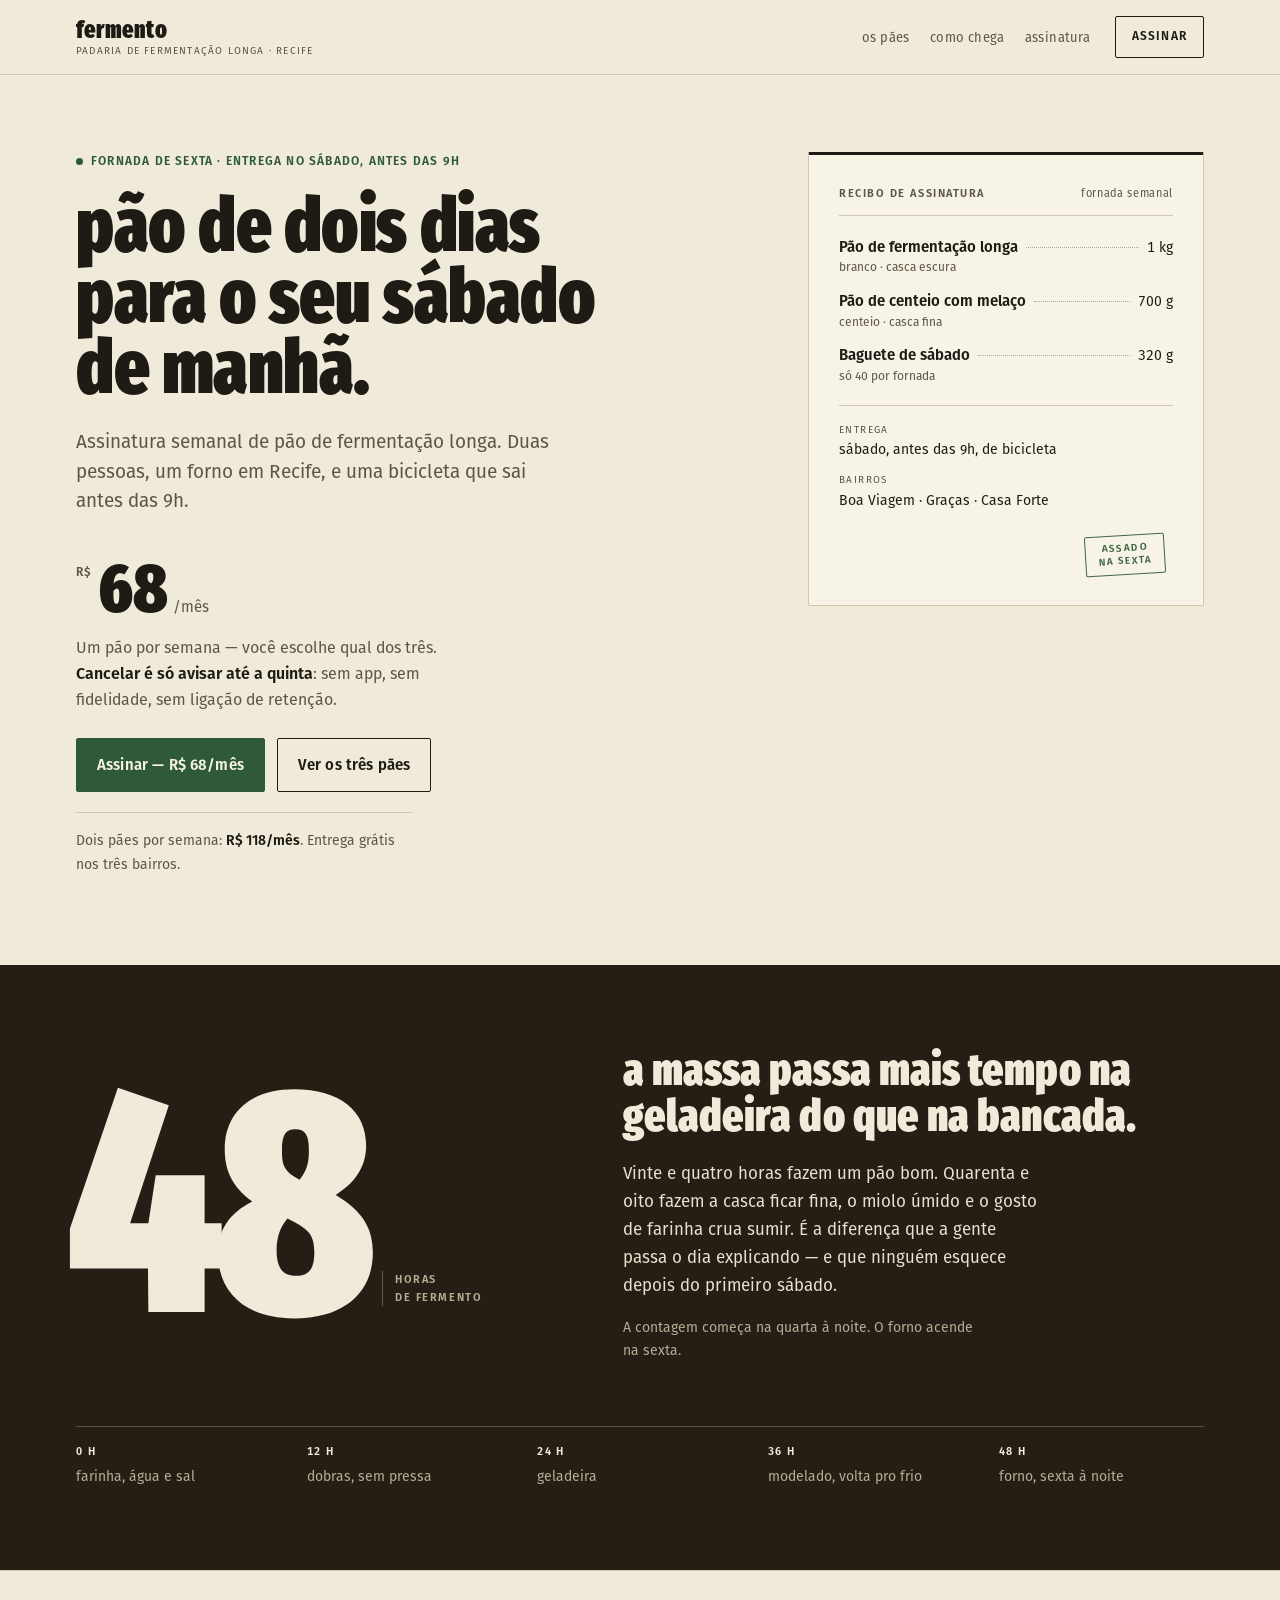
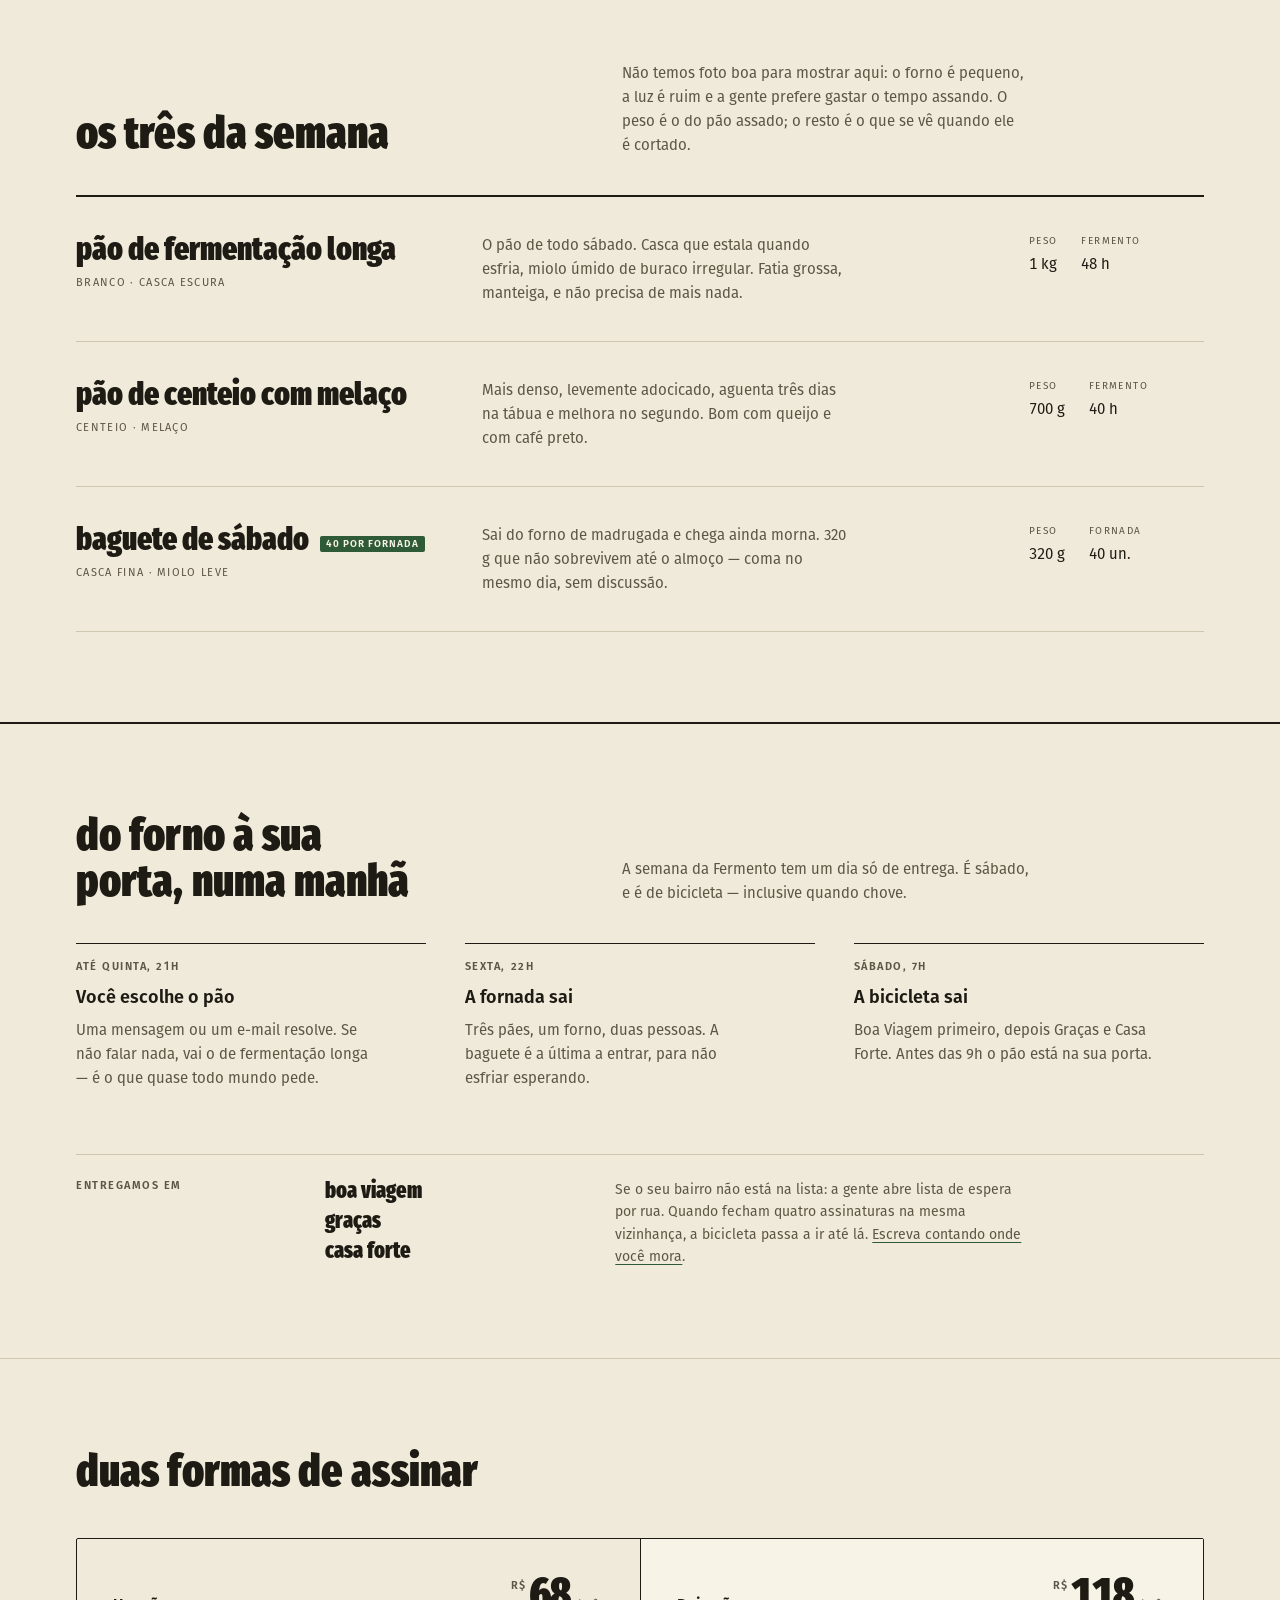
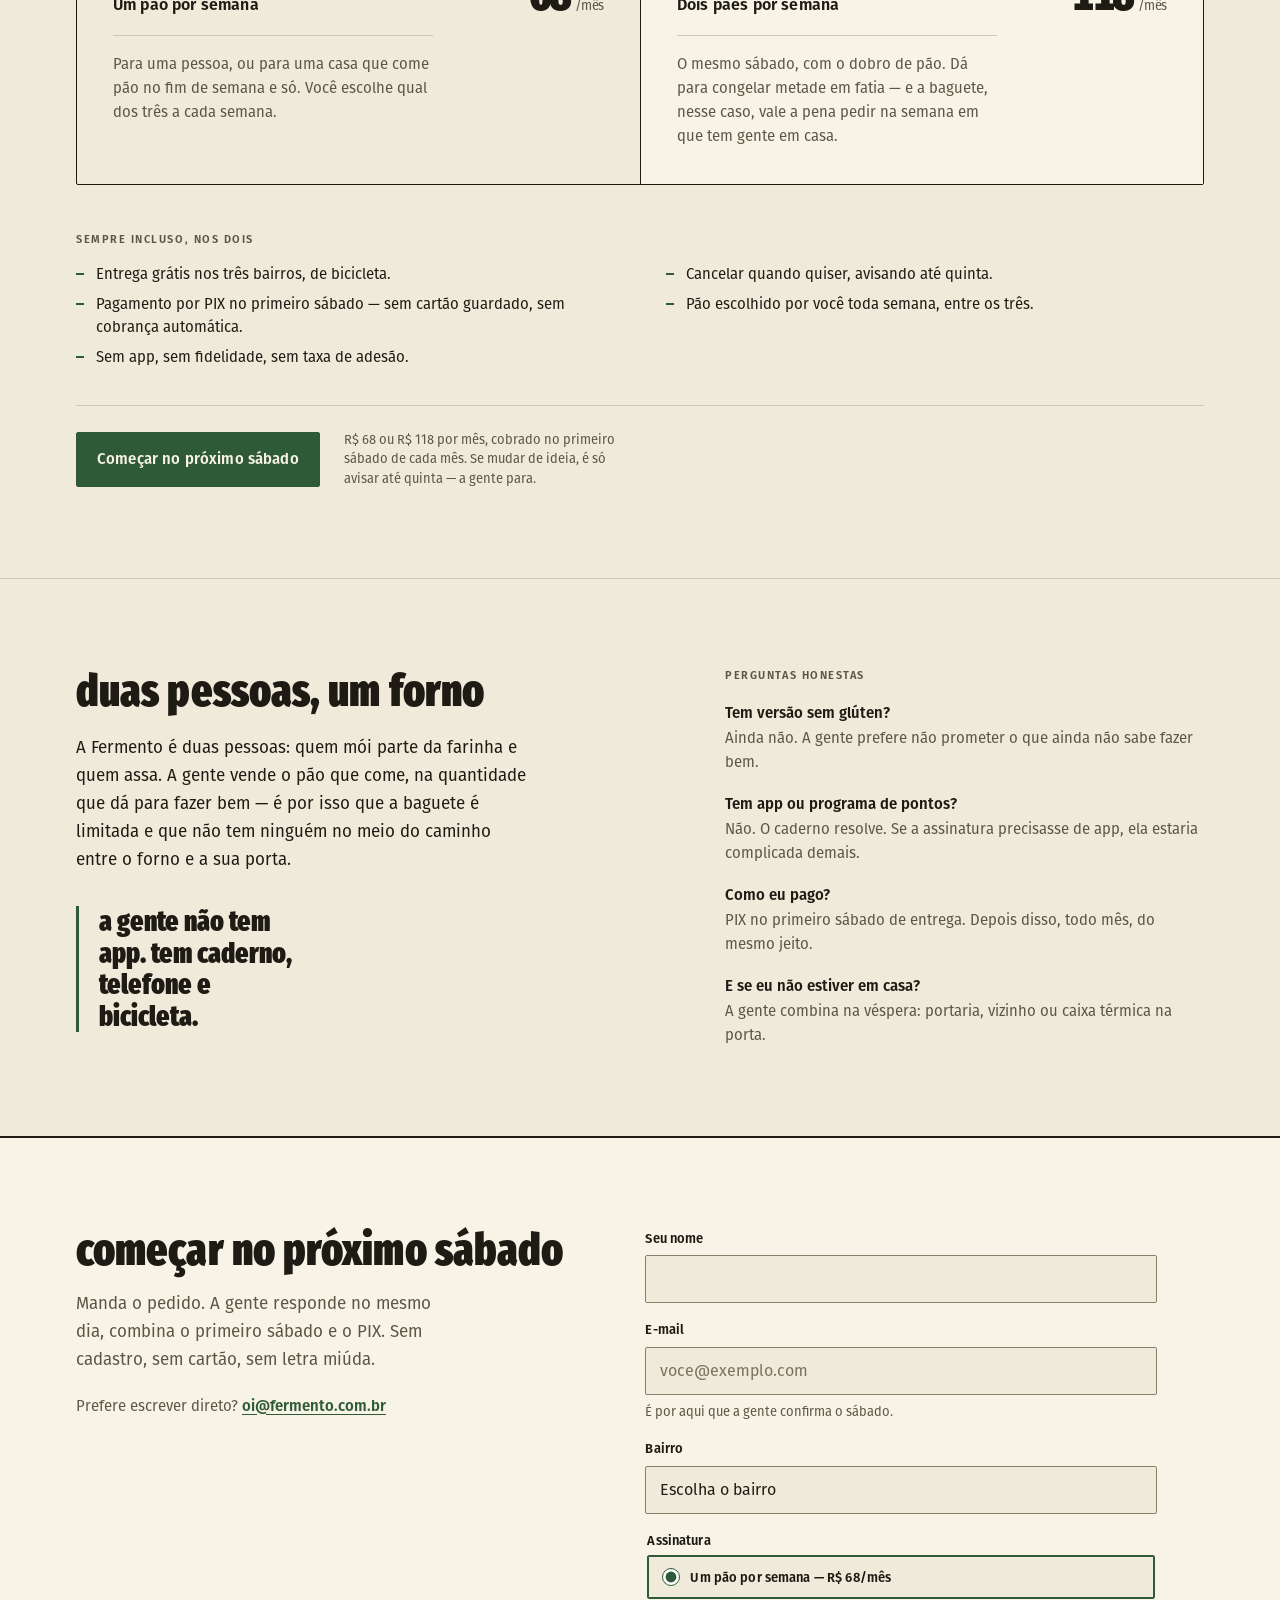
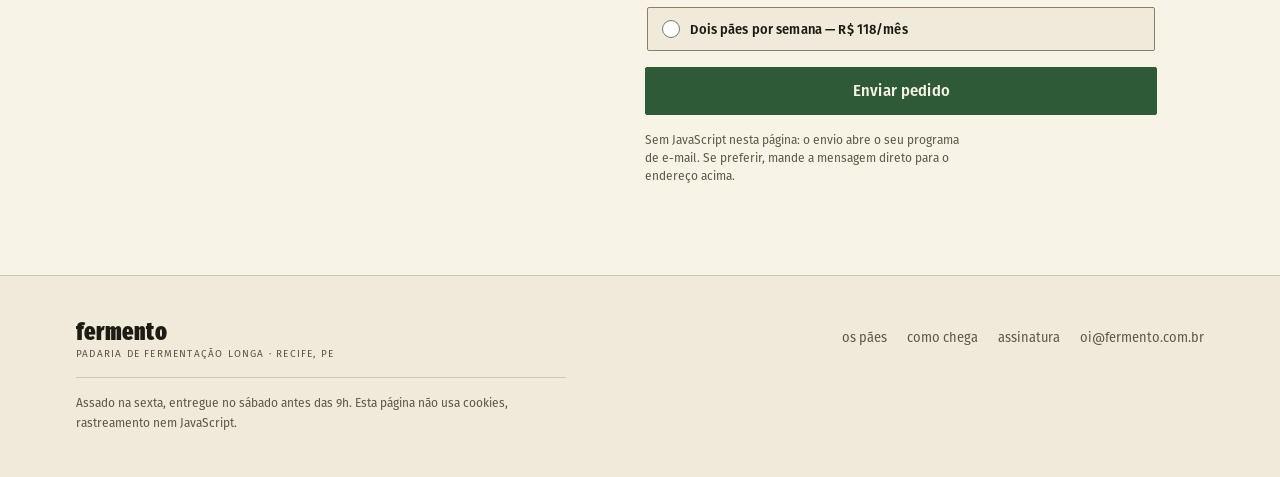
<file: runs/demo-1/B/index.html>
<!doctype html>
<html lang="pt-BR">
<head>
<meta charset="utf-8">
<meta name="viewport" content="width=device-width, initial-scale=1">
<title>Fermento — pão de dois dias, entregue de bicicleta no sábado</title>
<meta name="description" content="Assinatura semanal de pão de fermentação longa em Recife: R$ 68 por mês, um pão por semana, entrega de bicicleta no sábado antes das 9h em Boa Viagem, Graças e Casa Forte.">
<meta name="theme-color" content="#EFEAD9">
<link rel="stylesheet" href="styles.css">
</head>
<body>
<a class="skip" href="#main">Ir para o conteúdo</a>

<header class="masthead">
  <div class="wrap masthead__in">
    <a class="wordmark" href="#top">
      <span class="wordmark__name">Fermento</span>
      <span class="wordmark__sub">padaria de fermentação longa · Recife</span>
    </a>
    <nav class="nav" aria-label="Principal">
      <ul class="nav__list">
        <li><a href="#paes">os pães</a></li>
        <li><a href="#como">como chega</a></li>
        <li><a href="#assinatura">assinatura</a></li>
      </ul>
      <a class="nav__cta" href="#pedido">assinar</a>
    </nav>
  </div>
</header>

<main id="main">

  <section class="hero" id="top" aria-labelledby="hero-t">
    <div class="wrap hero__grid">
      <div class="hero__copy">
        <p class="kicker"><span class="kicker__dot" aria-hidden="true"></span>Fornada de sexta · entrega no sábado, antes das 9h</p>

        <h1 class="display" id="hero-t">Pão de dois dias<br>para o seu sábado<br>de manhã.</h1>

        <p class="lede">Assinatura semanal de pão de fermentação longa. Duas pessoas, um forno em Recife, e uma bicicleta que sai antes das 9h.</p>

        <div class="offer">
          <p class="price"><span class="price__cur">R$</span>68<span class="price__per">/mês</span></p>
          <p class="offer__what">Um pão por semana — você escolhe qual dos três. <strong>Cancelar é só avisar até a quinta</strong>: sem app, sem fidelidade, sem ligação de retenção.</p>
          <div class="cta-row">
            <a class="btn btn--primary" href="#pedido">Assinar — R$ 68/mês</a>
            <a class="btn btn--ghost" href="#paes">Ver os três pães</a>
          </div>
          <p class="offer__alt">Dois pães por semana: <strong>R$ 118/mês</strong>. Entrega grátis nos três bairros.</p>
        </div>
      </div>

      <aside class="recibo" aria-labelledby="recibo-t">
        <div class="recibo__head">
          <h2 class="label" id="recibo-t">Recibo de assinatura</h2>
          <p class="recibo__meta">fornada semanal</p>
        </div>

        <ul class="recibo__list">
          <li class="recibo__row">
            <span class="recibo__nm">Pão de fermentação longa<small>branco · casca escura</small></span>
            <span class="recibo__dots" aria-hidden="true"></span>
            <span class="recibo__w">1 kg</span>
          </li>
          <li class="recibo__row">
            <span class="recibo__nm">Pão de centeio com melaço<small>centeio · casca fina</small></span>
            <span class="recibo__dots" aria-hidden="true"></span>
            <span class="recibo__w">700 g</span>
          </li>
          <li class="recibo__row">
            <span class="recibo__nm">Baguete de sábado<small>só 40 por fornada</small></span>
            <span class="recibo__dots" aria-hidden="true"></span>
            <span class="recibo__w">320 g</span>
          </li>
        </ul>

        <dl class="recibo__foot">
          <div>
            <dt>entrega</dt>
            <dd>sábado, antes das 9h, de bicicleta</dd>
          </div>
          <div>
            <dt>bairros</dt>
            <dd>Boa Viagem · Graças · Casa Forte</dd>
          </div>
        </dl>

        <p class="stamp" aria-label="Assado na sexta-feira">assado<br>na sexta</p>
      </aside>
    </div>
  </section>

  <section class="band" id="fermento" aria-labelledby="band-t">
    <div class="wrap">
      <div class="band__grid">
        <p class="band__num" aria-hidden="true">48<span class="band__unit">horas<br>de fermento</span></p>
        <div class="band__copy">
          <h2 class="h2 h2--inv" id="band-t">A massa passa mais tempo na geladeira do que na bancada.</h2>
          <p>Vinte e quatro horas fazem um pão bom. Quarenta e oito fazem a casca ficar fina, o miolo úmido e o gosto de farinha crua sumir. É a diferença que a gente passa o dia explicando — e que ninguém esquece depois do primeiro sábado.</p>
          <p class="band__note">A contagem começa na quarta à noite. O forno acende na sexta.</p>
        </div>
      </div>

      <ol class="timeline" aria-label="As 48 horas, em cinco marcas">
        <li><span class="timeline__t">0 h</span><span class="timeline__d">farinha, água e sal</span></li>
        <li><span class="timeline__t">12 h</span><span class="timeline__d">dobras, sem pressa</span></li>
        <li><span class="timeline__t">24 h</span><span class="timeline__d">geladeira</span></li>
        <li><span class="timeline__t">36 h</span><span class="timeline__d">modelado, volta pro frio</span></li>
        <li><span class="timeline__t">48 h</span><span class="timeline__d">forno, sexta à noite</span></li>
      </ol>
    </div>
  </section>

  <section class="paes" id="paes" aria-labelledby="paes-t">
    <div class="wrap">
      <header class="sec-head">
        <h2 class="h2" id="paes-t">Os três da semana</h2>
        <p class="sec-note">Não temos foto boa para mostrar aqui: o forno é pequeno, a luz é ruim e a gente prefere gastar o tempo assando. O peso é o do pão assado; o resto é o que se vê quando ele é cortado.</p>
      </header>

      <ol class="pauta">
        <li class="pauta__row">
          <div class="pauta__name">
            <h3>Pão de fermentação longa</h3>
            <p class="pauta__sub">branco · casca escura</p>
          </div>
          <p class="pauta__desc">O pão de todo sábado. Casca que estala quando esfria, miolo úmido de buraco irregular. Fatia grossa, manteiga, e não precisa de mais nada.</p>
          <dl class="pauta__data">
            <div><dt>peso</dt><dd>1 kg</dd></div>
            <div><dt>fermento</dt><dd>48 h</dd></div>
          </dl>
        </li>

        <li class="pauta__row">
          <div class="pauta__name">
            <h3>Pão de centeio com melaço</h3>
            <p class="pauta__sub">centeio · melaço</p>
          </div>
          <p class="pauta__desc">Mais denso, levemente adocicado, aguenta três dias na tábua e melhora no segundo. Bom com queijo e com café preto.</p>
          <dl class="pauta__data">
            <div><dt>peso</dt><dd>700 g</dd></div>
            <div><dt>fermento</dt><dd>40 h</dd></div>
          </dl>
        </li>

        <li class="pauta__row">
          <div class="pauta__name">
            <h3>Baguete de sábado <span class="flag">40 por fornada</span></h3>
            <p class="pauta__sub">casca fina · miolo leve</p>
          </div>
          <p class="pauta__desc">Sai do forno de madrugada e chega ainda morna. 320 g que não sobrevivem até o almoço — coma no mesmo dia, sem discussão.</p>
          <dl class="pauta__data">
            <div><dt>peso</dt><dd>320 g</dd></div>
            <div><dt>fornada</dt><dd>40 un.</dd></div>
          </dl>
        </li>
      </ol>
    </div>
  </section>

  <section class="como" id="como" aria-labelledby="como-t">
    <div class="wrap">
      <header class="sec-head">
        <h2 class="h2" id="como-t">Do forno à sua porta, numa manhã</h2>
        <p class="sec-note">A semana da Fermento tem um dia só de entrega. É sábado, e é de bicicleta — inclusive quando chove.</p>
      </header>

      <ol class="passos">
        <li>
          <p class="label">até quinta, 21h</p>
          <h3>Você escolhe o pão</h3>
          <p>Uma mensagem ou um e-mail resolve. Se não falar nada, vai o de fermentação longa — é o que quase todo mundo pede.</p>
        </li>
        <li>
          <p class="label">sexta, 22h</p>
          <h3>A fornada sai</h3>
          <p>Três pães, um forno, duas pessoas. A baguete é a última a entrar, para não esfriar esperando.</p>
        </li>
        <li>
          <p class="label">sábado, 7h</p>
          <h3>A bicicleta sai</h3>
          <p>Boa Viagem primeiro, depois Graças e Casa Forte. Antes das 9h o pão está na sua porta.</p>
        </li>
      </ol>

      <div class="bairros">
        <h3 class="label">Entregamos em</h3>
        <ul class="bairros__list">
          <li>Boa Viagem</li>
          <li>Graças</li>
          <li>Casa Forte</li>
        </ul>
        <p class="bairros__note">Se o seu bairro não está na lista: a gente abre lista de espera por rua. Quando fecham quatro assinaturas na mesma vizinhança, a bicicleta passa a ir até lá. <a href="mailto:oi@fermento.com.br?subject=Lista%20de%20espera%20no%20meu%20bairro">Escreva contando onde você mora</a>.</p>
      </div>
    </div>
  </section>

  <section class="assinatura" id="assinatura" aria-labelledby="ass-t">
    <div class="wrap">
      <h2 class="h2" id="ass-t">Duas formas de assinar</h2>

      <div class="planos">
        <div class="plano">
          <div class="plano__head">
            <h3>Um pão por semana</h3>
            <p class="plano__price"><span>R$</span>68<small>/mês</small></p>
          </div>
          <p class="plano__desc">Para uma pessoa, ou para uma casa que come pão no fim de semana e só. Você escolhe qual dos três a cada semana.</p>
        </div>

        <div class="plano plano--2">
          <div class="plano__head">
            <h3>Dois pães por semana</h3>
            <p class="plano__price"><span>R$</span>118<small>/mês</small></p>
          </div>
          <p class="plano__desc">O mesmo sábado, com o dobro de pão. Dá para congelar metade em fatia — e a baguete, nesse caso, vale a pena pedir na semana em que tem gente em casa.</p>
        </div>
      </div>

      <div class="incluso">
        <h3 class="label">Sempre incluso, nos dois</h3>
        <ul class="incluso__list">
          <li>Entrega grátis nos três bairros, de bicicleta.</li>
          <li>Cancelar quando quiser, avisando até quinta.</li>
          <li>Pagamento por PIX no primeiro sábado — sem cartão guardado, sem cobrança automática.</li>
          <li>Pão escolhido por você toda semana, entre os três.</li>
          <li>Sem app, sem fidelidade, sem taxa de adesão.</li>
        </ul>

        <div class="incluso__cta">
          <a class="btn btn--primary" href="#pedido">Começar no próximo sábado</a>
          <p class="incluso__fine">R$ 68 ou R$ 118 por mês, cobrado no primeiro sábado de cada mês. Se mudar de ideia, é só avisar até quinta — a gente para.</p>
        </div>
      </div>
    </div>
  </section>

  <section class="quem" aria-labelledby="quem-t">
    <div class="wrap quem__grid">
      <div class="quem__text">
        <h2 class="h2" id="quem-t">Duas pessoas, um forno</h2>
        <p>A Fermento é duas pessoas: quem mói parte da farinha e quem assa. A gente vende o pão que come, na quantidade que dá para fazer bem — é por isso que a baguete é limitada e que não tem ninguém no meio do caminho entre o forno e a sua porta.</p>
        <blockquote class="pull">
          <p>A gente não tem app. Tem caderno, telefone e bicicleta.</p>
        </blockquote>
      </div>

      <div class="faq">
        <h3 class="label">Perguntas honestas</h3>
        <dl class="faq__list">
          <div>
            <dt>Tem versão sem glúten?</dt>
            <dd>Ainda não. A gente prefere não prometer o que ainda não sabe fazer bem.</dd>
          </div>
          <div>
            <dt>Tem app ou programa de pontos?</dt>
            <dd>Não. O caderno resolve. Se a assinatura precisasse de app, ela estaria complicada demais.</dd>
          </div>
          <div>
            <dt>Como eu pago?</dt>
            <dd>PIX no primeiro sábado de entrega. Depois disso, todo mês, do mesmo jeito.</dd>
          </div>
          <div>
            <dt>E se eu não estiver em casa?</dt>
            <dd>A gente combina na véspera: portaria, vizinho ou caixa térmica na porta.</dd>
          </div>
        </dl>
      </div>
    </div>
  </section>

  <section class="pedido" id="pedido" aria-labelledby="pedido-t">
    <div class="wrap pedido__grid">
      <div class="pedido__intro">
        <h2 class="h2" id="pedido-t">Começar no próximo sábado</h2>
        <p>Manda o pedido. A gente responde no mesmo dia, combina o primeiro sábado e o PIX. Sem cadastro, sem cartão, sem letra miúda.</p>
        <p class="pedido__direct">Prefere escrever direto? <a href="mailto:oi@fermento.com.br">oi@fermento.com.br</a></p>
      </div>

      <form class="form" action="mailto:oi@fermento.com.br" method="post" enctype="text/plain">
        <div class="campo">
          <label for="nome">Seu nome</label>
          <input id="nome" name="nome" type="text" autocomplete="name" required>
          <p class="erro">Escreve o nome, por favor — é por ele que a gente acha você na portaria.</p>
        </div>

        <div class="campo">
          <label for="email">E-mail</label>
          <input id="email" name="email" type="email" autocomplete="email" required placeholder="voce@exemplo.com">
          <p class="ajuda">É por aqui que a gente confirma o sábado.</p>
          <p class="erro">Precisa de um e-mail com @ para a gente responder. Confere o endereço?</p>
        </div>

        <div class="campo">
          <label for="bairro">Bairro</label>
          <select id="bairro" name="bairro" required>
            <option value="">Escolha o bairro</option>
            <option>Boa Viagem</option>
            <option>Graças</option>
            <option>Casa Forte</option>
            <option>Outro bairro (lista de espera)</option>
          </select>
          <p class="erro">Escolhe um bairro para a gente saber para onde a bicicleta vai.</p>
        </div>

        <fieldset class="campo campo--radios">
          <legend>Assinatura</legend>
          <label class="radio"><input type="radio" name="plano" value="1 pão - R$ 68" checked> Um pão por semana — R$ 68/mês</label>
          <label class="radio"><input type="radio" name="plano" value="2 pães - R$ 118"> Dois pães por semana — R$ 118/mês</label>
        </fieldset>

        <button class="btn btn--primary btn--full" type="submit">Enviar pedido</button>
        <p class="form__note">Sem JavaScript nesta página: o envio abre o seu programa de e-mail. Se preferir, mande a mensagem direto para o endereço acima.</p>
      </form>
    </div>
  </section>

</main>

<footer class="footer">
  <div class="wrap footer__in">
    <div class="footer__brand">
      <p class="wordmark__name">Fermento</p>
      <p class="wordmark__sub">padaria de fermentação longa · Recife, PE</p>
    </div>
    <nav aria-label="Rodapé" class="footer__nav">
      <a href="#paes">os pães</a>
      <a href="#como">como chega</a>
      <a href="#assinatura">assinatura</a>
      <a href="mailto:oi@fermento.com.br">oi@fermento.com.br</a>
    </nav>
    <p class="footer__note">Assado na sexta, entregue no sábado antes das 9h. Esta página não usa cookies, rastreamento nem JavaScript.</p>
  </div>
</footer>

</body>
</html>
</file>
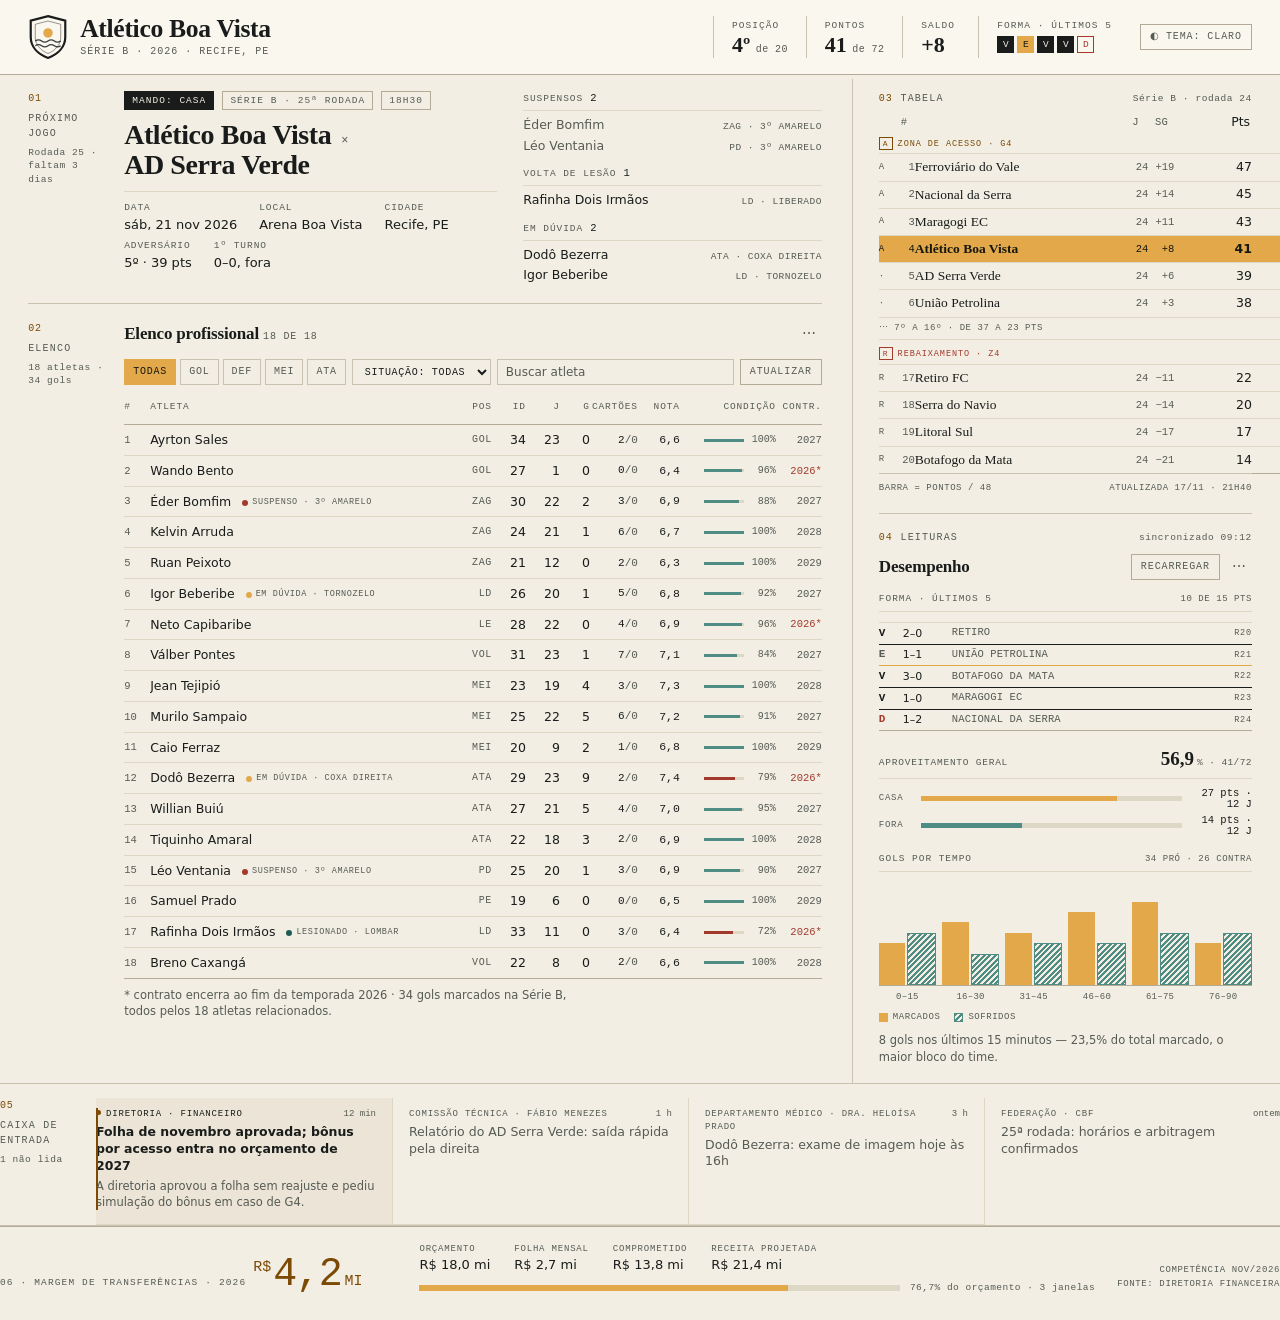
<file: runs/demo-2/A/index.html>
<!doctype html>
<html lang="pt-BR">
<head>
<meta charset="utf-8">
<meta name="viewport" content="width=device-width, initial-scale=1">
<title>Atlético Boa Vista · Hub do clube — Série B 2026</title>
<meta name="description" content="Hub de operação do Atlético Boa Vista: próximo jogo, situação do elenco, classificação, desempenho e finanças.">
<meta name="theme-color" content="#f2eee4">
<link rel="stylesheet" href="styles.css">
</head>
<body>
<a class="skip" href="#conteudo">Ir para o conteúdo</a>

<header class="masthead">
  <div class="page masthead-inner">
    <a class="club" href="#conteudo">
      <svg class="crest" viewBox="0 0 44 50" aria-hidden="true" focusable="false">
        <path d="M22 2 41 7v18c0 11-8 19-19 23C11 44 3 36 3 25V7Z" fill="none" stroke="currentColor" stroke-width="2.4"/>
        <path d="M22 7.4 36 11v14c0 8.4-6 14.9-14 18.2C14 39.9 8 33.4 8 25V11Z" fill="none" stroke="currentColor" stroke-width="1" opacity=".5"/>
        <circle cx="22" cy="20.5" r="5.2" style="fill:var(--ochre-band)"/>
        <path d="M8 29.4q3.5-2.5 7 0t7 0 7 0 7 0" fill="none" stroke="currentColor" stroke-width="1.5" opacity=".85"/>
        <path d="M8 34.6q3.5-2.5 7 0t7 0 7 0 7 0" fill="none" stroke="currentColor" stroke-width="1.5" opacity=".85"/>
      </svg>
      <span class="club-text">
        <h1 class="club-name">Atlético Boa Vista</h1>
        <span class="club-meta">Série B · 2026 · Recife, PE</span>
      </span>
    </a>

    <dl class="club-stats">
      <div><dt>Posição</dt><dd>4º <small>de 20</small></dd></div>
      <div><dt>Pontos</dt><dd>41 <small>de 72</small></dd></div>
      <div><dt>Saldo</dt><dd>+8</dd></div>
      <div>
        <dt>Forma · últimos 5</dt>
        <dd class="form" role="img" aria-label="Vitória, empate, vitória, vitória, derrota">
          <span class="w">V</span><span class="d">E</span><span class="w">V</span><span class="w">V</span><span class="l">D</span>
        </dd>
      </div>
    </dl>

    <div class="mast-actions">
      <button class="btn" type="button" id="themeToggle">
        <span aria-hidden="true">◐</span> <span id="themeLabel">Tema: claro</span>
      </button>
    </div>
  </div>
</header>

<main class="page grid" id="conteudo">
  <div class="main">

    <!-- 01 · PRÓXIMO JOGO -->
    <section class="sec" aria-labelledby="h-prox">
      <h2 class="sec-label" id="h-prox">
        <span class="sec-num">01</span>Próximo jogo
        <span class="sec-sub">Rodada 25 · faltam 3 dias</span>
      </h2>
      <div class="sec-body">
        <div class="fixture">
          <div class="fixture-main">
            <div class="km">
              <span class="tag tag--home">Mando: casa</span>
              <span class="tag tag--soft">Série B · 25ª rodada</span>
              <span class="tag tag--soft">18h30</span>
            </div>
            <h3 class="fixture-teams">
              <span>Atlético Boa Vista</span>
              <span class="vs" aria-hidden="true">×</span>
              <span class="sr-only">contra</span>
              <span class="away">AD Serra Verde</span>
            </h3>
            <dl class="meta-row">
              <div><dt>Data</dt><dd>sáb, 21 nov 2026</dd></div>
              <div><dt>Local</dt><dd>Arena Boa Vista</dd></div>
              <div><dt>Cidade</dt><dd>Recife, PE</dd></div>
              <div><dt>Adversário</dt><dd>5º · 39 pts</dd></div>
              <div><dt>1º turno</dt><dd>0–0, fora</dd></div>
            </dl>
          </div>

          <div class="availability">
            <div>
              <h4 class="mini-h">Suspensos <span class="n">2</span></h4>
              <ul class="mini-list">
                <li class="out"><span class="who">Éder Bomfim</span><span class="why">ZAG · 3º amarelo</span></li>
                <li class="out"><span class="who">Léo Ventania</span><span class="why">PD · 3º amarelo</span></li>
              </ul>
            </div>
            <div>
              <h4 class="mini-h">Volta de lesão <span class="n">1</span></h4>
              <ul class="mini-list">
                <li><span class="who">Rafinha Dois Irmãos</span><span class="why">LD · liberado</span></li>
              </ul>
            </div>
            <div>
              <h4 class="mini-h">Em dúvida <span class="n">2</span></h4>
              <ul class="mini-list">
                <li><span class="who">Dodô Bezerra</span><span class="why">ATA · coxa direita</span></li>
                <li><span class="who">Igor Beberibe</span><span class="why">LD · tornozelo</span></li>
              </ul>
            </div>
          </div>
        </div>
      </div>
    </section>

    <!-- 02 · ELENCO -->
    <section class="sec" aria-labelledby="h-elenco">
      <h2 class="sec-label" id="h-elenco">
        <span class="sec-num">02</span>Elenco
        <span class="sec-sub">18 atletas · 34 gols</span>
      </h2>
      <div class="sec-body">
        <div class="sec-head">
          <h3>Elenco profissional <span class="count" id="squadCount">18 de 18</span></h3>
          <details class="menu" id="squadMenu">
            <summary aria-label="Opções do elenco" title="Opções do elenco">⋯</summary>
            <div class="menu-body">
              <button type="button" data-squad-state="loading">Recarregar elenco</button>
              <button type="button" data-squad-state="error">Simular falha de sincronização</button>
              <button type="button" data-squad-state="ready">Restaurar</button>
              <p class="menu-note">Estados de inspeção: carregando, vazio, erro.</p>
            </div>
          </details>
        </div>

        <div class="filters">
          <div role="group" aria-label="Filtrar por posição" style="display:flex;gap:4px;flex-wrap:wrap">
            <button class="chip" type="button" data-pos="todas" aria-pressed="true">Todas</button>
            <button class="chip" type="button" data-pos="GOL" aria-pressed="false">GOL</button>
            <button class="chip" type="button" data-pos="DEF" aria-pressed="false">DEF</button>
            <button class="chip" type="button" data-pos="MEI" aria-pressed="false">MEI</button>
            <button class="chip" type="button" data-pos="ATA" aria-pressed="false">ATA</button>
          </div>
          <select class="select" id="statusFilter" aria-label="Filtrar por situação">
            <option value="todos">Situação: todas</option>
            <option value="disponivel">Disponíveis</option>
            <option value="suspenso">Suspensos</option>
            <option value="lesionado">Lesionados</option>
            <option value="duvida">Em dúvida</option>
          </select>
          <input class="input grow" id="search" type="search" placeholder="Buscar atleta" aria-label="Buscar atleta por nome" autocomplete="off">
          <button class="btn" type="button" id="refreshSquad">Atualizar</button>
        </div>

        <div class="region" id="squadRegion" data-state="ready" aria-busy="false">
          <div class="state state--loading" role="status">
            <span class="st-h">Carregando elenco</span>
            <div class="skeleton" aria-hidden="true">
              <span></span><span></span><span></span><span></span><span></span><span></span>
            </div>
            <p>Sincronizando com o sistema de inscrições da CBF.</p>
          </div>
          <div class="state state--empty" role="status">
            <span class="st-h">Nenhum atleta encontrado</span>
            <p>Nenhum atleta corresponde à combinação de posição, situação e busca. O elenco continua com 18 inscritos.</p>
            <button class="btn" type="button" id="clearFilters">Limpar filtros</button>
          </div>
          <div class="state state--error" role="alert">
            <span class="st-h">Falha ao carregar o elenco</span>
            <p>O sistema de inscrições não respondeu em 8 s. Os dados exibidos podem estar desatualizados desde 17/11, 21h40.</p>
            <button class="btn" type="button" id="retrySquad">Tentar de novo</button>
          </div>

          <div class="region-body">
            <div class="table-wrap">
              <table class="squad">
                <caption class="sr-only">Elenco profissional do Atlético Boa Vista: número, atleta, posição, idade, jogos, gols, cartões, nota média, condição física e contrato.</caption>
                <thead>
                  <tr>
                    <th scope="col" class="c-idx"><button type="button" data-sort="num" aria-label="Ordenar por número">#</button></th>
                    <th scope="col" class="c-name t-left"><button type="button" data-sort="nome">Atleta</button></th>
                    <th scope="col" class="c-pos"><button type="button" data-sort="pos">Pos</button></th>
                    <th scope="col" class="c-num"><button type="button" data-sort="idade">Id</button></th>
                    <th scope="col" class="c-num"><button type="button" data-sort="j">J</button></th>
                    <th scope="col" class="c-goals"><button type="button" data-sort="g">G</button></th>
                    <th scope="col" class="c-cards"><button type="button" data-sort="cards">Cartões</button></th>
                    <th scope="col" class="c-rate"><button type="button" data-sort="rate">Nota</button></th>
                    <th scope="col" class="c-cond"><button type="button" data-sort="cond">Condição</button></th>
                    <th scope="col" class="c-contract"><button type="button" data-sort="contrato">Contr.</button></th>
                  </tr>
                </thead>
                <tbody>
                  <tr data-num="1" data-name="Ayrton Sales" data-pos="GOL" data-status="disponivel" data-age="34" data-j="23" data-g="0" data-cards="2" data-rate="6.6" data-cond="100" data-contract="2027">
                    <td class="c-idx">1</td>
                    <td class="c-name">
                      <span class="p-name"><span class="nm">Ayrton Sales</span></span>
                      <span class="p-sub"><span class="status-dot"></span>Disponível</span>
                    </td>
                    <td class="c-pos">GOL</td><td class="c-num">34</td><td class="c-num">23</td><td class="c-goals">0</td>
                    <td class="c-cards"><b>2</b>/0</td><td class="c-rate">6,6</td>
                    <td class="c-cond"><span class="cond"><span class="track"><span style="--p:100%"></span></span><span class="pct">100%</span></span></td>
                    <td class="c-contract">2027</td>
                  </tr>
                  <tr data-num="2" data-name="Wando Bento" data-pos="GOL" data-status="disponivel" data-age="27" data-j="1" data-g="0" data-cards="0" data-rate="6.4" data-cond="96" data-contract="2026">
                    <td class="c-idx">2</td>
                    <td class="c-name">
                      <span class="p-name"><span class="nm">Wando Bento</span></span>
                      <span class="p-sub"><span class="status-dot"></span>Disponível</span>
                    </td>
                    <td class="c-pos">GOL</td><td class="c-num">27</td><td class="c-num">1</td><td class="c-goals">0</td>
                    <td class="c-cards"><b>0</b>/0</td><td class="c-rate">6,4</td>
                    <td class="c-cond"><span class="cond"><span class="track"><span style="--p:96%"></span></span><span class="pct">96%</span></span></td>
                    <td class="c-contract contract-alert">2026*</td>
                  </tr>
                  <tr data-num="3" data-name="Éder Bomfim" data-pos="DEF" data-status="suspenso" data-age="30" data-j="22" data-g="2" data-cards="3" data-rate="6.9" data-cond="88" data-contract="2027">
                    <td class="c-idx">3</td>
                    <td class="c-name">
                      <span class="p-name"><span class="nm">Éder Bomfim</span></span>
                      <span class="p-sub"><span class="status-dot susp"></span>Suspenso · 3º amarelo</span>
                    </td>
                    <td class="c-pos">ZAG</td><td class="c-num">30</td><td class="c-num">22</td><td class="c-goals">2</td>
                    <td class="c-cards"><b>3</b>/0</td><td class="c-rate">6,9</td>
                    <td class="c-cond"><span class="cond"><span class="track"><span style="--p:88%"></span></span><span class="pct">88%</span></span></td>
                    <td class="c-contract">2027</td>
                  </tr>
                  <tr data-num="4" data-name="Kelvin Arruda" data-pos="DEF" data-status="disponivel" data-age="24" data-j="21" data-g="1" data-cards="6" data-rate="6.7" data-cond="100" data-contract="2028">
                    <td class="c-idx">4</td>
                    <td class="c-name">
                      <span class="p-name"><span class="nm">Kelvin Arruda</span></span>
                      <span class="p-sub"><span class="status-dot"></span>Disponível</span>
                    </td>
                    <td class="c-pos">ZAG</td><td class="c-num">24</td><td class="c-num">21</td><td class="c-goals">1</td>
                    <td class="c-cards"><b>6</b>/0</td><td class="c-rate">6,7</td>
                    <td class="c-cond"><span class="cond"><span class="track"><span style="--p:100%"></span></span><span class="pct">100%</span></span></td>
                    <td class="c-contract">2028</td>
                  </tr>
                  <tr data-num="5" data-name="Ruan Peixoto" data-pos="DEF" data-status="disponivel" data-age="21" data-j="12" data-g="0" data-cards="2" data-rate="6.3" data-cond="100" data-contract="2029">
                    <td class="c-idx">5</td>
                    <td class="c-name">
                      <span class="p-name"><span class="nm">Ruan Peixoto</span></span>
                      <span class="p-sub"><span class="status-dot"></span>Disponível</span>
                    </td>
                    <td class="c-pos">ZAG</td><td class="c-num">21</td><td class="c-num">12</td><td class="c-goals">0</td>
                    <td class="c-cards"><b>2</b>/0</td><td class="c-rate">6,3</td>
                    <td class="c-cond"><span class="cond"><span class="track"><span style="--p:100%"></span></span><span class="pct">100%</span></span></td>
                    <td class="c-contract">2029</td>
                  </tr>
                  <tr data-num="6" data-name="Igor Beberibe" data-pos="DEF" data-status="duvida" data-age="26" data-j="20" data-g="1" data-cards="5" data-rate="6.8" data-cond="92" data-contract="2027">
                    <td class="c-idx">6</td>
                    <td class="c-name">
                      <span class="p-name"><span class="nm">Igor Beberibe</span></span>
                      <span class="p-sub"><span class="status-dot doubt"></span>Em dúvida · tornozelo</span>
                    </td>
                    <td class="c-pos">LD</td><td class="c-num">26</td><td class="c-num">20</td><td class="c-goals">1</td>
                    <td class="c-cards"><b>5</b>/0</td><td class="c-rate">6,8</td>
                    <td class="c-cond"><span class="cond"><span class="track"><span style="--p:92%"></span></span><span class="pct">92%</span></span></td>
                    <td class="c-contract">2027</td>
                  </tr>
                  <tr data-num="7" data-name="Neto Capibaribe" data-pos="DEF" data-status="disponivel" data-age="28" data-j="22" data-g="0" data-cards="4" data-rate="6.9" data-cond="96" data-contract="2026">
                    <td class="c-idx">7</td>
                    <td class="c-name">
                      <span class="p-name"><span class="nm">Neto Capibaribe</span></span>
                      <span class="p-sub"><span class="status-dot"></span>Disponível</span>
                    </td>
                    <td class="c-pos">LE</td><td class="c-num">28</td><td class="c-num">22</td><td class="c-goals">0</td>
                    <td class="c-cards"><b>4</b>/0</td><td class="c-rate">6,9</td>
                    <td class="c-cond"><span class="cond"><span class="track"><span style="--p:96%"></span></span><span class="pct">96%</span></span></td>
                    <td class="c-contract contract-alert">2026*</td>
                  </tr>
                  <tr data-num="8" data-name="Válber Pontes" data-pos="MEI" data-status="disponivel" data-age="31" data-j="23" data-g="1" data-cards="7" data-rate="7.1" data-cond="84" data-contract="2027">
                    <td class="c-idx">8</td>
                    <td class="c-name">
                      <span class="p-name"><span class="nm">Válber Pontes</span></span>
                      <span class="p-sub"><span class="status-dot"></span>Disponível</span>
                    </td>
                    <td class="c-pos">VOL</td><td class="c-num">31</td><td class="c-num">23</td><td class="c-goals">1</td>
                    <td class="c-cards"><b>7</b>/0</td><td class="c-rate">7,1</td>
                    <td class="c-cond"><span class="cond"><span class="track"><span style="--p:84%"></span></span><span class="pct">84%</span></span></td>
                    <td class="c-contract">2027</td>
                  </tr>
                  <tr data-num="9" data-name="Jean Tejipió" data-pos="MEI" data-status="disponivel" data-age="23" data-j="19" data-g="4" data-cards="3" data-rate="7.3" data-cond="100" data-contract="2028">
                    <td class="c-idx">9</td>
                    <td class="c-name">
                      <span class="p-name"><span class="nm">Jean Tejipió</span></span>
                      <span class="p-sub"><span class="status-dot"></span>Disponível</span>
                    </td>
                    <td class="c-pos">MEI</td><td class="c-num">23</td><td class="c-num">19</td><td class="c-goals">4</td>
                    <td class="c-cards"><b>3</b>/0</td><td class="c-rate">7,3</td>
                    <td class="c-cond"><span class="cond"><span class="track"><span style="--p:100%"></span></span><span class="pct">100%</span></span></td>
                    <td class="c-contract">2028</td>
                  </tr>
                  <tr data-num="10" data-name="Murilo Sampaio" data-pos="MEI" data-status="disponivel" data-age="25" data-j="22" data-g="5" data-cards="6" data-rate="7.2" data-cond="91" data-contract="2027">
                    <td class="c-idx">10</td>
                    <td class="c-name">
                      <span class="p-name"><span class="nm">Murilo Sampaio</span></span>
                      <span class="p-sub"><span class="status-dot"></span>Disponível</span>
                    </td>
                    <td class="c-pos">MEI</td><td class="c-num">25</td><td class="c-num">22</td><td class="c-goals">5</td>
                    <td class="c-cards"><b>6</b>/0</td><td class="c-rate">7,2</td>
                    <td class="c-cond"><span class="cond"><span class="track"><span style="--p:91%"></span></span><span class="pct">91%</span></span></td>
                    <td class="c-contract">2027</td>
                  </tr>
                  <tr data-num="11" data-name="Caio Ferraz" data-pos="MEI" data-status="disponivel" data-age="20" data-j="9" data-g="2" data-cards="1" data-rate="6.8" data-cond="100" data-contract="2029">
                    <td class="c-idx">11</td>
                    <td class="c-name">
                      <span class="p-name"><span class="nm">Caio Ferraz</span></span>
                      <span class="p-sub"><span class="status-dot"></span>Disponível</span>
                    </td>
                    <td class="c-pos">MEI</td><td class="c-num">20</td><td class="c-num">9</td><td class="c-goals">2</td>
                    <td class="c-cards"><b>1</b>/0</td><td class="c-rate">6,8</td>
                    <td class="c-cond"><span class="cond"><span class="track"><span style="--p:100%"></span></span><span class="pct">100%</span></span></td>
                    <td class="c-contract">2029</td>
                  </tr>
                  <tr data-num="12" data-name="Dodô Bezerra" data-pos="ATA" data-status="duvida" data-age="29" data-j="23" data-g="9" data-cards="2" data-rate="7.4" data-cond="79" data-contract="2026">
                    <td class="c-idx">12</td>
                    <td class="c-name">
                      <span class="p-name"><span class="nm">Dodô Bezerra</span></span>
                      <span class="p-sub"><span class="status-dot doubt"></span>Em dúvida · coxa direita</span>
                    </td>
                    <td class="c-pos">ATA</td><td class="c-num">29</td><td class="c-num">23</td><td class="c-goals">9</td>
                    <td class="c-cards"><b>2</b>/0</td><td class="c-rate">7,4</td>
                    <td class="c-cond"><span class="cond"><span class="track low"><span style="--p:79%"></span></span><span class="pct">79%</span></span></td>
                    <td class="c-contract contract-alert">2026*</td>
                  </tr>
                  <tr data-num="13" data-name="Willian Buiú" data-pos="ATA" data-status="disponivel" data-age="27" data-j="21" data-g="5" data-cards="4" data-rate="7.0" data-cond="95" data-contract="2027">
                    <td class="c-idx">13</td>
                    <td class="c-name">
                      <span class="p-name"><span class="nm">Willian Buiú</span></span>
                      <span class="p-sub"><span class="status-dot"></span>Disponível</span>
                    </td>
                    <td class="c-pos">ATA</td><td class="c-num">27</td><td class="c-num">21</td><td class="c-goals">5</td>
                    <td class="c-cards"><b>4</b>/0</td><td class="c-rate">7,0</td>
                    <td class="c-cond"><span class="cond"><span class="track"><span style="--p:95%"></span></span><span class="pct">95%</span></span></td>
                    <td class="c-contract">2027</td>
                  </tr>
                  <tr data-num="14" data-name="Tiquinho Amaral" data-pos="ATA" data-status="disponivel" data-age="22" data-j="18" data-g="3" data-cards="2" data-rate="6.9" data-cond="100" data-contract="2028">
                    <td class="c-idx">14</td>
                    <td class="c-name">
                      <span class="p-name"><span class="nm">Tiquinho Amaral</span></span>
                      <span class="p-sub"><span class="status-dot"></span>Disponível</span>
                    </td>
                    <td class="c-pos">ATA</td><td class="c-num">22</td><td class="c-num">18</td><td class="c-goals">3</td>
                    <td class="c-cards"><b>2</b>/0</td><td class="c-rate">6,9</td>
                    <td class="c-cond"><span class="cond"><span class="track"><span style="--p:100%"></span></span><span class="pct">100%</span></span></td>
                    <td class="c-contract">2028</td>
                  </tr>
                  <tr data-num="15" data-name="Léo Ventania" data-pos="ATA" data-status="suspenso" data-age="25" data-j="20" data-g="1" data-cards="3" data-rate="6.9" data-cond="90" data-contract="2027">
                    <td class="c-idx">15</td>
                    <td class="c-name">
                      <span class="p-name"><span class="nm">Léo Ventania</span></span>
                      <span class="p-sub"><span class="status-dot susp"></span>Suspenso · 3º amarelo</span>
                    </td>
                    <td class="c-pos">PD</td><td class="c-num">25</td><td class="c-num">20</td><td class="c-goals">1</td>
                    <td class="c-cards"><b>3</b>/0</td><td class="c-rate">6,9</td>
                    <td class="c-cond"><span class="cond"><span class="track"><span style="--p:90%"></span></span><span class="pct">90%</span></span></td>
                    <td class="c-contract">2027</td>
                  </tr>
                  <tr data-num="16" data-name="Samuel Prado" data-pos="ATA" data-status="disponivel" data-age="19" data-j="6" data-g="0" data-cards="0" data-rate="6.5" data-cond="100" data-contract="2029">
                    <td class="c-idx">16</td>
                    <td class="c-name">
                      <span class="p-name"><span class="nm">Samuel Prado</span></span>
                      <span class="p-sub"><span class="status-dot"></span>Disponível · base</span>
                    </td>
                    <td class="c-pos">PE</td><td class="c-num">19</td><td class="c-num">6</td><td class="c-goals">0</td>
                    <td class="c-cards"><b>0</b>/0</td><td class="c-rate">6,5</td>
                    <td class="c-cond"><span class="cond"><span class="track"><span style="--p:100%"></span></span><span class="pct">100%</span></span></td>
                    <td class="c-contract">2029</td>
                  </tr>
                  <tr data-num="17" data-name="Rafinha Dois Irmãos" data-pos="DEF" data-status="lesionado" data-age="33" data-j="11" data-g="0" data-cards="3" data-rate="6.4" data-cond="72" data-contract="2026">
                    <td class="c-idx">17</td>
                    <td class="c-name">
                      <span class="p-name"><span class="nm">Rafinha Dois Irmãos</span></span>
                      <span class="p-sub"><span class="status-dot inj"></span>Lesionado · lombar</span>
                    </td>
                    <td class="c-pos">LD</td><td class="c-num">33</td><td class="c-num">11</td><td class="c-goals">0</td>
                    <td class="c-cards"><b>3</b>/0</td><td class="c-rate">6,4</td>
                    <td class="c-cond"><span class="cond"><span class="track low"><span style="--p:72%"></span></span><span class="pct">72%</span></span></td>
                    <td class="c-contract contract-alert">2026*</td>
                  </tr>
                  <tr data-num="18" data-name="Breno Caxangá" data-pos="MEI" data-status="disponivel" data-age="22" data-j="8" data-g="0" data-cards="2" data-rate="6.6" data-cond="100" data-contract="2028">
                    <td class="c-idx">18</td>
                    <td class="c-name">
                      <span class="p-name"><span class="nm">Breno Caxangá</span></span>
                      <span class="p-sub"><span class="status-dot"></span>Disponível</span>
                    </td>
                    <td class="c-pos">VOL</td><td class="c-num">22</td><td class="c-num">8</td><td class="c-goals">0</td>
                    <td class="c-cards"><b>2</b>/0</td><td class="c-rate">6,6</td>
                    <td class="c-cond"><span class="cond"><span class="track"><span style="--p:100%"></span></span><span class="pct">100%</span></span></td>
                    <td class="c-contract">2028</td>
                  </tr>
                </tbody>
              </table>
            </div>
            <p class="table-note" id="squadNote">* contrato encerra ao fim da temporada 2026 · 34 gols marcados na Série B, todos pelos 18 atletas relacionados.</p>
          </div>
        </div>
      </div>
    </section>

  </div>

  <aside class="rail" aria-label="Classificação e caixa de entrada">
    <!-- 03 · TABELA -->
    <section class="sec" aria-labelledby="h-tab">
      <h2 class="sec-label" id="h-tab">
        <span class="sec-num">03</span>Tabela
        <span class="sec-sub">Série B · rodada 24</span>
      </h2>
      <div class="sec-body">
        <table class="ladder">
          <caption class="sr-only">Classificação da Série B após 24 rodadas: posição, clube, jogos, saldo de gols, pontos e barra de pontos.</caption>
          <thead>
            <tr>
              <th scope="col" class="l-zone"><span class="sr-only">Zona</span></th>
              <th scope="col" class="l-pos">#</th>
              <th scope="col" class="l-team sr-only">Clube</th>
              <th scope="col" class="l-j">J</th>
              <th scope="col" class="l-sg">SG</th>
              <th scope="col" class="l-bar"><span class="sr-only">Pontos (barra)</span></th>
              <th scope="col" class="l-pts">Pts</th>
            </tr>
          </thead>
          <tbody>
            <tr class="zone-row access"><th scope="colgroup" colspan="7"><span class="zmark">A</span>Zona de acesso · G4</th></tr>
            <tr>
              <td class="l-zone">A</td><td class="l-pos">1</td>
              <td class="l-team"><span class="t">Ferroviário do Vale</span></td>
              <td class="l-j">24</td><td class="l-sg">+19</td>
              <td class="l-bar"><span class="bar-track"><span style="--p:98%"></span></span></td><td class="l-pts">47</td>
            </tr>
            <tr>
              <td class="l-zone">A</td><td class="l-pos">2</td>
              <td class="l-team"><span class="t">Nacional da Serra</span></td>
              <td class="l-j">24</td><td class="l-sg">+14</td>
              <td class="l-bar"><span class="bar-track"><span style="--p:94%"></span></span></td><td class="l-pts">45</td>
            </tr>
            <tr>
              <td class="l-zone">A</td><td class="l-pos">3</td>
              <td class="l-team"><span class="t">Maragogi EC</span></td>
              <td class="l-j">24</td><td class="l-sg">+11</td>
              <td class="l-bar"><span class="bar-track"><span style="--p:90%"></span></span></td><td class="l-pts">43</td>
            </tr>
            <tr class="is-club">
              <td class="l-zone">A</td><td class="l-pos">4</td>
              <td class="l-team"><span class="t">Atlético Boa Vista</span></td>
              <td class="l-j">24</td><td class="l-sg">+8</td>
              <td class="l-bar"><span class="bar-track"><span style="--p:85%"></span></span></td><td class="l-pts">41</td>
            </tr>
            <tr>
              <td class="l-zone">·</td><td class="l-pos">5</td>
              <td class="l-team"><span class="t">AD Serra Verde</span></td>
              <td class="l-j">24</td><td class="l-sg">+6</td>
              <td class="l-bar"><span class="bar-track"><span style="--p:81%"></span></span></td><td class="l-pts">39</td>
            </tr>
            <tr>
              <td class="l-zone">·</td><td class="l-pos">6</td>
              <td class="l-team"><span class="t">União Petrolina</span></td>
              <td class="l-j">24</td><td class="l-sg">+3</td>
              <td class="l-bar"><span class="bar-track"><span style="--p:79%"></span></span></td><td class="l-pts">38</td>
            </tr>
            <tr class="cut">
              <td colspan="7">⋯ 7º a 16º · de 37 a 23 pts</td>
            </tr>
            <tr class="zone-row rel"><th scope="colgroup" colspan="7"><span class="zmark">R</span>Rebaixamento · Z4</th></tr>
            <tr>
              <td class="l-zone">R</td><td class="l-pos">17</td>
              <td class="l-team"><span class="t">Retiro FC</span></td>
              <td class="l-j">24</td><td class="l-sg">−11</td>
              <td class="l-bar"><span class="bar-track"><span style="--p:46%"></span></span></td><td class="l-pts">22</td>
            </tr>
            <tr>
              <td class="l-zone">R</td><td class="l-pos">18</td>
              <td class="l-team"><span class="t">Serra do Navio</span></td>
              <td class="l-j">24</td><td class="l-sg">−14</td>
              <td class="l-bar"><span class="bar-track"><span style="--p:42%"></span></span></td><td class="l-pts">20</td>
            </tr>
            <tr>
              <td class="l-zone">R</td><td class="l-pos">19</td>
              <td class="l-team"><span class="t">Litoral Sul</span></td>
              <td class="l-j">24</td><td class="l-sg">−17</td>
              <td class="l-bar"><span class="bar-track"><span style="--p:35%"></span></span></td><td class="l-pts">17</td>
            </tr>
            <tr>
              <td class="l-zone">R</td><td class="l-pos">20</td>
              <td class="l-team"><span class="t">Botafogo da Mata</span></td>
              <td class="l-j">24</td><td class="l-sg">−21</td>
              <td class="l-bar"><span class="bar-track"><span style="--p:29%"></span></span></td><td class="l-pts">14</td>
            </tr>
          </tbody>
        </table>
        <p class="ladder-foot"><span>Barra = pontos / 48</span><span>atualizada 17/11 · 21h40</span></p>
      </div>
    </section>

    <!-- 04 · LEITURAS -->
    <section class="sec" aria-labelledby="h-leit">
      <h2 class="sec-label" id="h-leit">
        <span class="sec-num">04</span>Leituras
        <span class="sec-sub" id="readingSync">sincronizado 09:12</span>
      </h2>
      <div class="sec-body">
        <div class="sec-head">
          <h3>Desempenho</h3>
          <div style="display:flex;gap:6px;align-items:center">
            <button class="btn" type="button" id="refreshReadings">Recarregar</button>
            <details class="menu" id="readingMenu">
              <summary aria-label="Opções das leituras" title="Opções das leituras">⋯</summary>
              <div class="menu-body">
                <button type="button" data-reading-state="loading">Recarregar leituras</button>
                <button type="button" data-reading-state="error">Simular feed fora do ar</button>
                <button type="button" data-reading-state="empty">Simular rodada sem dados</button>
                <button type="button" data-reading-state="ready">Restaurar</button>
                <p class="menu-note">Estados de inspeção: carregando, vazio, erro.</p>
              </div>
            </details>
          </div>
        </div>

        <div class="region" id="readingsRegion" data-state="ready" aria-busy="false">
          <div class="state state--loading" role="status">
            <span class="st-h">Carregando leituras</span>
            <div class="skeleton" aria-hidden="true"><span></span><span></span><span></span><span></span></div>
            <p>Aguardando o feed do analista de desempenho.</p>
          </div>
          <div class="state state--empty" role="status">
            <span class="st-h">Rodada sem dados</span>
            <p>O feed do analista não publicou recortes para a 24ª rodada. Forma e gols por tempo voltam na terça, após a consolidação.</p>
            <button class="btn" type="button" data-reading-state="ready">Restaurar leituras</button>
          </div>
          <div class="state state--error" role="alert">
            <span class="st-h">Feed do analista indisponível</span>
            <p>Sem resposta desde 09:12 de 17/11. Os números abaixo são o último retrato válido, não o estado atual.</p>
            <button class="btn" type="button" data-reading-state="loading">Tentar de novo</button>
          </div>

          <div class="region-body readings">
            <div class="reading">
              <div class="reading-head">
                <h4>Forma · últimos 5</h4>
                <span class="src">10 de 15 pts</span>
              </div>
              <ol class="form-strip" aria-label="Últimos cinco jogos, do mais antigo ao mais recente">
                <li class="w"><span class="res">V</span><span class="sc">2–0</span><span class="op">Retiro</span><span class="rd">R20</span></li>
                <li class="d"><span class="res">E</span><span class="sc">1–1</span><span class="op">União Petrolina</span><span class="rd">R21</span></li>
                <li class="w"><span class="res">V</span><span class="sc">3–0</span><span class="op">Botafogo da Mata</span><span class="rd">R22</span></li>
                <li class="w"><span class="res">V</span><span class="sc">1–0</span><span class="op">Maragogi EC</span><span class="rd">R23</span></li>
                <li class="l"><span class="res">D</span><span class="sc">1–2</span><span class="op">Nacional da Serra</span><span class="rd">R24</span></li>
              </ol>
              <div class="stat-line">
                <span class="k">Aproveitamento geral</span>
                <span class="v">56,9<small>% · 41/72</small></span>
              </div>
              <div class="split">
                <div class="split-row">
                  <span class="k">Casa</span>
                  <span class="bar-track ochre"><span style="--p:75%"></span></span>
                  <span class="v">27 pts · 12 J</span>
                </div>
                <div class="split-row">
                  <span class="k">Fora</span>
                  <span class="bar-track"><span style="--p:38.9%"></span></span>
                  <span class="v">14 pts · 12 J</span>
                </div>
              </div>
            </div>

            <div class="reading">
              <div class="reading-head">
                <h4>Gols por tempo</h4>
                <span class="src">34 pró · 26 contra</span>
              </div>
              <div class="goal-chart" role="img" aria-label="Gols marcados e sofridos por intervalo de 15 minutos. Marcados: 4, 6, 5, 7, 8, 4. Sofridos: 5, 3, 4, 4, 5, 5.">
                <div class="gc-col">
                  <div class="gc-bars"><i style="--h:50%"></i><i class="against" style="--h:62.5%"></i></div>
                </div>
                <div class="gc-col">
                  <div class="gc-bars"><i style="--h:75%"></i><i class="against" style="--h:37.5%"></i></div>
                </div>
                <div class="gc-col">
                  <div class="gc-bars"><i style="--h:62.5%"></i><i class="against" style="--h:50%"></i></div>
                </div>
                <div class="gc-col">
                  <div class="gc-bars"><i style="--h:87.5%"></i><i class="against" style="--h:50%"></i></div>
                </div>
                <div class="gc-col">
                  <div class="gc-bars"><i style="--h:100%"></i><i class="against" style="--h:62.5%"></i></div>
                </div>
                <div class="gc-col">
                  <div class="gc-bars"><i style="--h:50%"></i><i class="against" style="--h:62.5%"></i></div>
                </div>
              </div>
              <div class="gc-x" aria-hidden="true">
                <span>0–15</span><span>16–30</span><span>31–45</span><span>46–60</span><span>61–75</span><span>76–90</span>
              </div>
              <div class="goal-legend">
                <span><i></i>Marcados</span>
                <span><i class="against"></i>Sofridos</span>
              </div>
              <p class="goal-note">8 gols nos últimos 15 minutos — 23,5% do total marcado, o maior bloco do time.</p>
            </div>
          </div>
        </div>
      </div>
    </section>

  </aside>
</main>

    <!-- 05 · CAIXA DE ENTRADA -->
    <section class="sec sec--band page" aria-labelledby="h-inbox">
      <h2 class="sec-label" id="h-inbox">
        <span class="sec-num">05</span>Caixa de entrada
        <span class="sec-sub">1 não lida</span>
      </h2>
      <div class="sec-body">
        <ul class="inbox">
          <li class="msg msg--unread">
            <div class="msg-top"><span class="from"><span class="dot" aria-hidden="true"></span>Diretoria · Financeiro</span><span class="when">12 min</span></div>
            <p class="subj">Folha de novembro aprovada; bônus por acesso entra no orçamento de 2027</p>
            <p class="prev">A diretoria aprovou a folha sem reajuste e pediu simulação do bônus em caso de G4.</p>
          </li>
          <li class="msg">
            <div class="msg-top"><span class="from">Comissão técnica · Fábio Menezes</span><span class="when">1 h</span></div>
            <p class="subj">Relatório do AD Serra Verde: saída rápida pela direita</p>
          </li>
          <li class="msg">
            <div class="msg-top"><span class="from">Departamento médico · Dra. Heloísa Prado</span><span class="when">3 h</span></div>
            <p class="subj">Dodô Bezerra: exame de imagem hoje às 16h</p>
          </li>
          <li class="msg">
            <div class="msg-top"><span class="from">Federação · CBF</span><span class="when">ontem</span></div>
            <p class="subj">25ª rodada: horários e arbitragem confirmados</p>
          </li>
        </ul>
      </div>
    </section>

<!-- 06 · FINANÇAS -->
<footer class="finance page" aria-labelledby="h-fin">
  <div class="fin-main">
    <h2 class="fin-label" id="h-fin">06 · Margem de transferências · 2026</span>
    <span class="fin-big"><span class="cur">R$</span>4,2<span class="unit">mi</span></h2>
  </div>
  <div class="fin-detail">
    <dl class="fin-facts">
      <div><dt>Orçamento</dt><dd>R$ 18,0 mi</dd></div>
      <div><dt>Folha mensal</dt><dd>R$ 2,7 mi</dd></div>
      <div><dt>Comprometido</dt><dd>R$ 13,8 mi</dd></div>
      <div><dt>Receita projetada</dt><dd>R$ 21,4 mi</dd></div>
    </dl>
    <div class="fin-track">
      <span class="bar-track"><span style="--p:76.7%"></span></span>
      <span class="v">76,7% do orçamento · 3 janelas</span>
    </div>
  </div>
  <p class="fin-note">Competência nov/2026<br>fonte: diretoria financeira</p>
</footer>

<script src="app.js"></script>
</body>
</html>
</file>
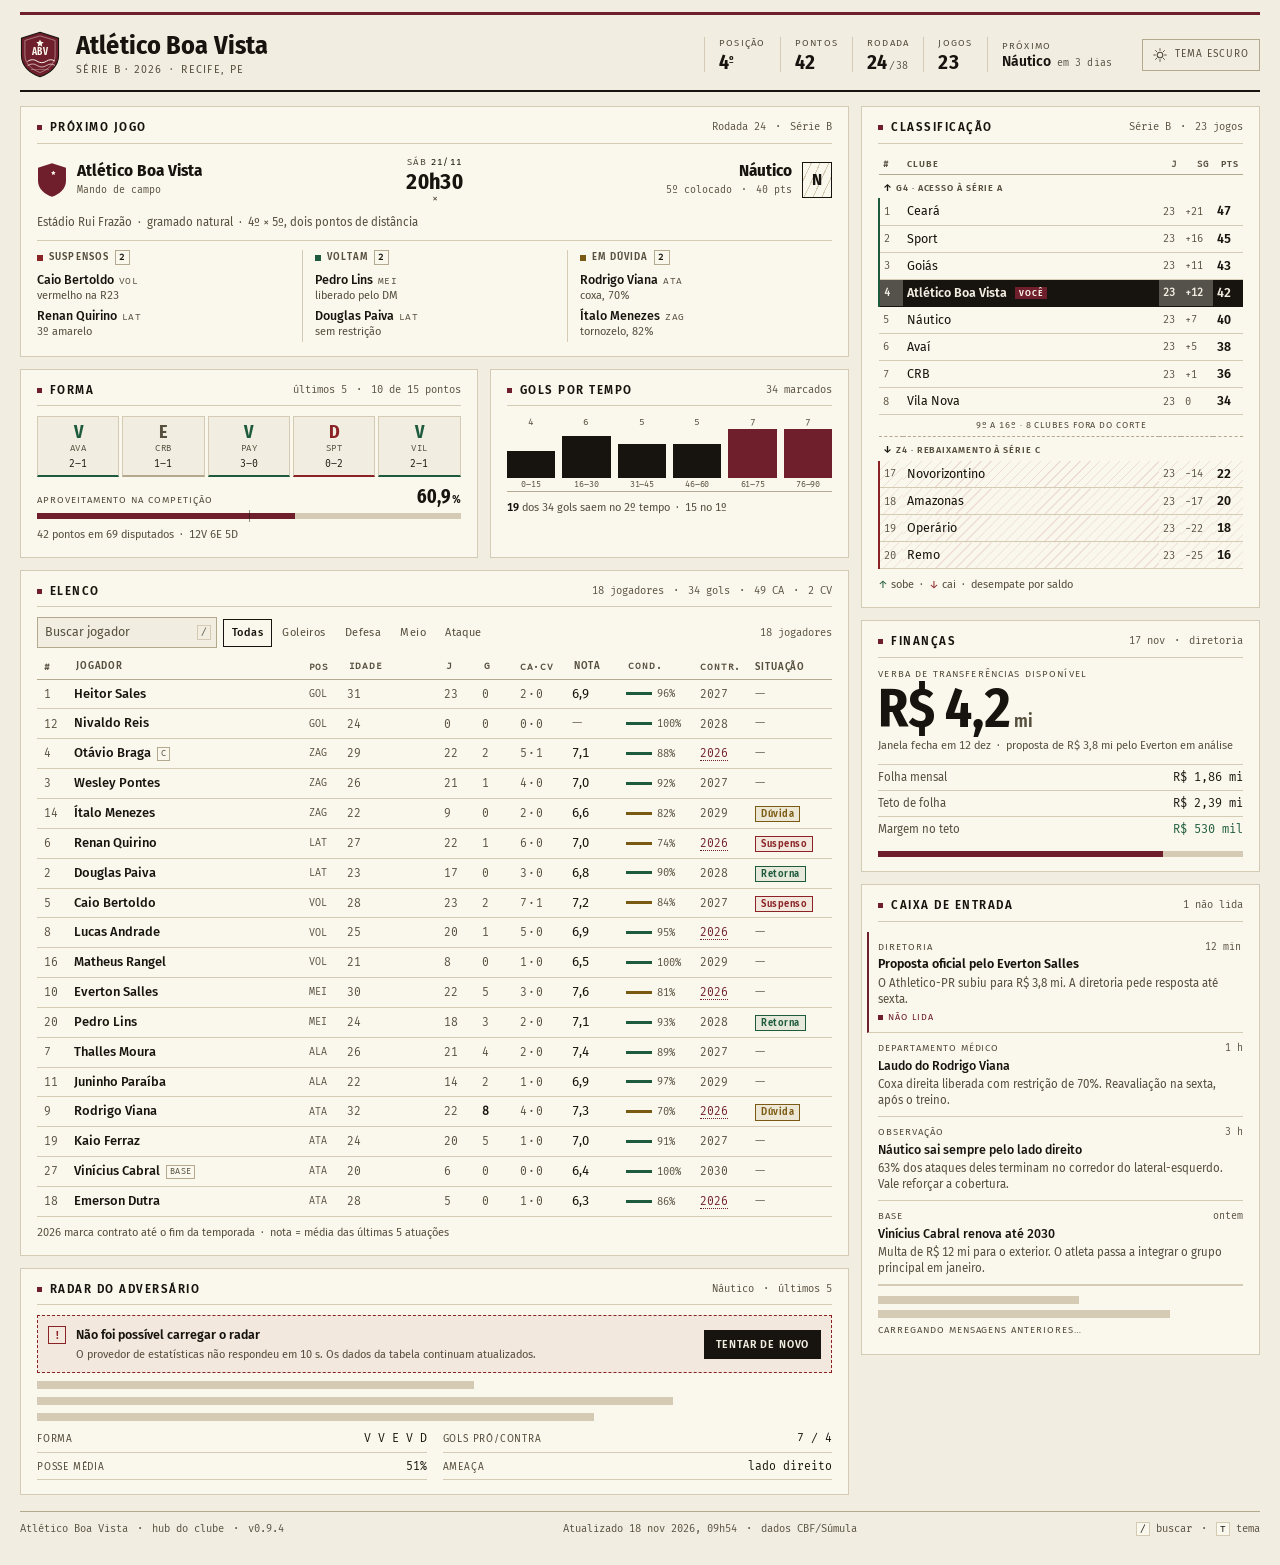
<file: runs/demo-2/B/index.html>
<!DOCTYPE html>
<html lang="pt-BR">
<head>
<meta charset="utf-8">
<meta name="viewport" content="width=device-width, initial-scale=1">
<meta name="color-scheme" content="light dark">
<title>Hub do clube · Atlético Boa Vista</title>
<link rel="stylesheet" href="styles.css">
<script src="app.js" defer></script>
</head>
<body>
<a class="skip" href="#main">Pular para o conteúdo</a>

<div class="app">

  <header class="ident">
    <svg class="crest crest-club" viewBox="0 0 44 52" role="img" aria-labelledby="crest-title">
      <title id="crest-title">Escudo do Atlético Boa Vista</title>
      <path d="M22 1.5 42.5 8v19.5c0 11.4-9.4 19.2-20.5 23.1C10.9 46.7 1.5 38.9 1.5 27.5V8Z" fill="var(--accent)" stroke="currentColor" stroke-width="1.2"/>
      <path d="M22 5.4 38.7 10.5v16.4c0 9.3-7.6 15.7-16.7 19.1-9.1-3.4-16.7-9.8-16.7-19.1V10.5Z" fill="none" stroke="var(--accent-ink)" stroke-opacity=".5" stroke-width=".9"/>
      <path d="M22 9.4l1.2 2.6 2.9.4-2.1 2 .5 2.9-2.5-1.4-2.5 1.4.5-2.9-2.1-2 2.9-.4z" fill="var(--accent-ink)"/>
      <text x="22" y="26.6" text-anchor="middle" font-family="Fira Sans Condensed, sans-serif" font-size="10.5" font-weight="700" letter-spacing=".6" fill="var(--accent-ink)">ABV</text>
      <path d="M8.5 33.4c3.4-2.2 6.9-2.2 10.3 0s6.9 2.2 10.3 0 6.4-2 8.9-.4" fill="none" stroke="var(--accent-ink)" stroke-width="1.1" stroke-linecap="round"/>
      <path d="M8.5 38.2c3.4-2.2 6.9-2.2 10.3 0s6.9 2.2 10.3 0 6.4-2 8.9-.4" fill="none" stroke="var(--accent-ink)" stroke-width="1.1" stroke-linecap="round" opacity=".7"/>
      <path d="M12 42.6h20" stroke="var(--accent-ink)" stroke-width=".8" opacity=".4"/>
    </svg>

    <div class="ident-name">
      <h1>Atlético Boa Vista</h1>
      <p class="ident-sub">Série B · 2026 <span class="dot">·</span> Recife, PE</p>
    </div>

    <dl class="ident-facts">
      <div><dt>Posição</dt><dd>4<sup>º</sup></dd></div>
      <div><dt>Pontos</dt><dd>42</dd></div>
      <div><dt>Rodada</dt><dd>24<small>/38</small></dd></div>
      <div><dt>Jogos</dt><dd>23</dd></div>
      <div class="fact-next"><dt>Próximo</dt><dd>Náutico <small>em 3 dias</small></dd></div>
    </dl>

    <button class="theme-btn" id="theme-btn" type="button" aria-pressed="false">
      <svg viewBox="0 0 16 16" aria-hidden="true" focusable="false"><circle cx="8" cy="8" r="3.2" fill="none" stroke="currentColor" stroke-width="1.3"/><path d="M8 .8v2M8 13.2v2M.8 8h2M13.2 8h2M2.9 2.9l1.4 1.4M11.7 11.7l1.4 1.4M13.1 2.9l-1.4 1.4M4.3 11.7l-1.4 1.4" stroke="currentColor" stroke-width="1.1" stroke-linecap="round"/></svg>
      <span class="theme-lbl">Tema escuro</span>
    </button>
  </header>

  <main id="main" class="board">

    <div class="col col-main">

      <!-- 01 · PRÓXIMO JOGO -->
      <section class="panel" aria-labelledby="h-match">
        <header class="panel-head">
          <h2 id="h-match">Próximo jogo</h2>
          <p class="panel-meta">Rodada 24 <span class="dot">·</span> Série B</p>
        </header>

        <div class="match">
          <div class="team team-home">
            <svg class="crest crest-sm" viewBox="0 0 44 52" aria-hidden="true" focusable="false">
              <path d="M22 1.5 42.5 8v19.5c0 11.4-9.4 19.2-20.5 23.1C10.9 46.7 1.5 38.9 1.5 27.5V8Z" fill="var(--accent)"/>
              <path d="M24 12l1 2.2 2.4.3-1.7 1.7.4 2.4-2.1-1.2-2.1 1.2.4-2.4-1.7-1.7 2.4-.3z" fill="var(--accent-ink)"/>
            </svg>
            <div>
              <p class="team-name">Atlético Boa Vista</p>
              <p class="team-tag">Mando de campo</p>
            </div>
          </div>

          <div class="match-mid">
            <p class="match-day">sáb <span>21/11</span></p>
            <p class="match-time">20h30</p>
            <p class="match-vs" aria-hidden="true">×</p>
          </div>

          <div class="team team-away">
            <span class="opp-badge" aria-hidden="true">N</span>
            <div>
              <p class="team-name">Náutico</p>
              <p class="team-tag">5º colocado <span class="dot">·</span> 40 pts</p>
            </div>
          </div>
        </div>

        <p class="match-meta">Estádio Rui Frazão <span class="dot">·</span> gramado natural
          <span class="dot">·</span> 4º × 5º, dois pontos de distância</p>

        <div class="avail">
          <div class="avail-group">
            <h3><span class="mk mk-bad" aria-hidden="true"></span>Suspensos <span class="count">2</span></h3>
            <ul>
              <li><span class="who">Caio Bertoldo</span> <span class="pos">VOL</span><span class="why">vermelho na R23</span></li>
              <li><span class="who">Renan Quirino</span> <span class="pos">LAT</span><span class="why">3º amarelo</span></li>
            </ul>
          </div>
          <div class="avail-group">
            <h3><span class="mk mk-ok" aria-hidden="true"></span>Voltam <span class="count">2</span></h3>
            <ul>
              <li><span class="who">Pedro Lins</span> <span class="pos">MEI</span><span class="why">liberado pelo DM</span></li>
              <li><span class="who">Douglas Paiva</span> <span class="pos">LAT</span><span class="why">sem restrição</span></li>
            </ul>
          </div>
          <div class="avail-group">
            <h3><span class="mk mk-doubt" aria-hidden="true"></span>Em dúvida <span class="count">2</span></h3>
            <ul>
              <li><span class="who">Rodrigo Viana</span> <span class="pos">ATA</span><span class="why">coxa, 70%</span></li>
              <li><span class="who">Ítalo Menezes</span> <span class="pos">ZAG</span><span class="why">tornozelo, 82%</span></li>
            </ul>
          </div>
        </div>
      </section>

      <!-- 02 · FORMA + 03 · GOLS POR TEMPO -->
      <div class="pair">

        <section class="panel panel-form" aria-labelledby="h-form">
          <header class="panel-head">
            <h2 id="h-form">Forma</h2>
            <p class="panel-meta">últimos 5 <span class="dot">·</span> 10 de 15 pontos</p>
          </header>
          <ol class="form-strip">
            <li class="fg fg-w"><span class="fg-res">V</span><span class="fg-opp">AVA</span><span class="fg-score">2–1</span></li>
            <li class="fg fg-d"><span class="fg-res">E</span><span class="fg-opp">CRB</span><span class="fg-score">1–1</span></li>
            <li class="fg fg-w"><span class="fg-res">V</span><span class="fg-opp">PAY</span><span class="fg-score">3–0</span></li>
            <li class="fg fg-l"><span class="fg-res">D</span><span class="fg-opp">SPT</span><span class="fg-score">0–2</span></li>
            <li class="fg fg-w"><span class="fg-res">V</span><span class="fg-opp">VIL</span><span class="fg-score">2–1</span></li>
          </ol>
          <div class="meter-row">
            <p class="meter-label">Aproveitamento na competição</p>
            <p class="meter-value">60,9<small>%</small></p>
          </div>
          <div class="meter" role="img" aria-label="Aproveitamento de 60,9 por cento: 42 de 69 pontos">
            <span class="meter-fill" style="--v:60.9%"></span>
            <span class="meter-tick" aria-hidden="true"></span>
          </div>
          <p class="foot-note">42 pontos em 69 disputados <span class="dot">·</span> 12V 6E 5D</p>
        </section>

        <section class="panel panel-goals" aria-labelledby="h-goals">
          <header class="panel-head">
            <h2 id="h-goals">Gols por tempo</h2>
            <p class="panel-meta">34 marcados</p>
          </header>
          <div class="bars" role="img" aria-label="Gols marcados por faixa de tempo: 4 até 15, 6 de 16 a 30, 5 de 31 a 45, 5 de 46 a 60, 7 de 61 a 75, 7 de 76 a 90">
            <div class="bar"><span class="bar-v">4</span><span class="bar-fill" style="--v:57%"></span><span class="bar-x">0–15</span></div>
            <div class="bar"><span class="bar-v">6</span><span class="bar-fill" style="--v:86%"></span><span class="bar-x">16–30</span></div>
            <div class="bar"><span class="bar-v">5</span><span class="bar-fill" style="--v:71%"></span><span class="bar-x">31–45</span></div>
            <div class="bar"><span class="bar-v">5</span><span class="bar-fill" style="--v:71%"></span><span class="bar-x">46–60</span></div>
            <div class="bar bar-peak"><span class="bar-v">7</span><span class="bar-fill" style="--v:100%"></span><span class="bar-x">61–75</span></div>
            <div class="bar bar-peak"><span class="bar-v">7</span><span class="bar-fill" style="--v:100%"></span><span class="bar-x">76–90</span></div>
          </div>
          <p class="foot-note"><strong>19</strong> dos 34 gols saem no 2º tempo <span class="dot">·</span> 15 no 1º</p>
        </section>
      </div>

      <!-- 07 · ELENCO -->
      <section class="panel panel-squad" aria-labelledby="h-squad">
        <header class="panel-head">
          <h2 id="h-squad">Elenco</h2>
          <p class="panel-meta">18 jogadores <span class="dot">·</span> 34 gols <span class="dot">·</span> 49 CA <span class="dot">·</span> 2 CV</p>
        </header>

        <div class="squad-tools">
          <div class="search">
            <label class="sr-only" for="q">Buscar jogador</label>
            <input id="q" type="search" placeholder="Buscar jogador" autocomplete="off" spellcheck="false">
            <kbd aria-hidden="true">/</kbd>
          </div>
          <div class="chips" role="group" aria-label="Filtrar por posição">
            <button type="button" class="chip" data-group="all" aria-pressed="true">Todas</button>
            <button type="button" class="chip" data-group="gol" aria-pressed="false">Goleiros</button>
            <button type="button" class="chip" data-group="def" aria-pressed="false">Defesa</button>
            <button type="button" class="chip" data-group="mei" aria-pressed="false">Meio</button>
            <button type="button" class="chip" data-group="ata" aria-pressed="false">Ataque</button>
          </div>
          <p class="squad-count" id="squad-count" aria-live="polite">18 jogadores</p>
        </div>

        <div class="table-wrap" role="region" aria-label="Tabela do elenco, 11 colunas" tabindex="0">
          <table class="squad">
            <caption class="sr-only">Elenco do Atlético Boa Vista: número, jogador, posição, idade, jogos, gols, cartões, nota média, condição física, contrato e situação para a rodada 24.</caption>
            <thead>
              <tr>
                <th scope="col" class="c-num"><span class="sr-only">Camisa</span><span aria-hidden="true">#</span></th>
                <th scope="col" class="c-name" aria-sort="none"><button class="sort" type="button" data-key="name">Jogador <span class="caret" aria-hidden="true"></span></button></th>
                <th scope="col" class="c-pos"><span class="sr-only">Posição</span><span aria-hidden="true">Pos</span></th>
                <th scope="col" class="c-age" aria-sort="none"><button class="sort" type="button" data-key="age">Idade <span class="caret" aria-hidden="true"></span></button></th>
                <th scope="col" class="c-num" aria-sort="none"><button class="sort" type="button" data-key="j">J <span class="caret" aria-hidden="true"></span></button></th>
                <th scope="col" class="c-num" aria-sort="none"><button class="sort" type="button" data-key="g">G <span class="caret" aria-hidden="true"></span></button></th>
                <th scope="col" class="c-cards"><span class="sr-only">Cartões, amarelos e vermelhos</span><span aria-hidden="true">CA·CV</span></th>
                <th scope="col" class="c-note" aria-sort="none"><button class="sort" type="button" data-key="note">Nota <span class="caret" aria-hidden="true"></span></button></th>
                <th scope="col" class="c-cond" aria-sort="none"><button class="sort" type="button" data-key="cond">Cond. <span class="caret" aria-hidden="true"></span></button></th>
                <th scope="col" class="c-contract"><span class="sr-only">Contrato até</span><span aria-hidden="true">Contr.</span></th>
                <th scope="col" class="c-status">Situação</th>
              </tr>
            </thead>
            <tbody id="squad-body">

              <tr data-group="gol" data-status="ok" data-name="Heitor Sales" data-age="31" data-j="23" data-g="0" data-note="6.9" data-cond="96">
                <th scope="row" class="c-num">1</th>
                <td class="c-name">Heitor Sales</td>
                <td class="c-pos">GOL</td><td class="c-age">31</td><td class="c-num">23</td><td class="c-num">0</td>
                <td class="c-cards">2<span class="sep">·</span>0</td>
                <td class="c-note">6,9</td>
                <td class="c-cond"><span class="cond-bar" style="--v:96%"></span>96%</td>
                <td class="c-contract">2027</td>
                <td class="c-status"><span class="sr-only">Disponível</span><span class="dash" aria-hidden="true">—</span></td>
              </tr>

              <tr data-group="gol" data-status="ok" data-name="Nivaldo Reis" data-age="24" data-j="0" data-g="0" data-note="0" data-cond="100">
                <th scope="row" class="c-num">12</th>
                <td class="c-name">Nivaldo Reis</td>
                <td class="c-pos">GOL</td><td class="c-age">24</td><td class="c-num">0</td><td class="c-num">0</td>
                <td class="c-cards">0<span class="sep">·</span>0</td>
                <td class="c-note"><span class="dash">—</span></td>
                <td class="c-cond"><span class="cond-bar" style="--v:100%"></span>100%</td>
                <td class="c-contract">2028</td>
                <td class="c-status"><span class="sr-only">Disponível</span><span class="dash" aria-hidden="true">—</span></td>
              </tr>

              <tr data-group="def" data-status="ok" data-name="Otávio Braga" data-age="29" data-j="22" data-g="2" data-note="7.1" data-cond="88">
                <th scope="row" class="c-num">4</th>
                <td class="c-name">Otávio Braga <span class="captain" title="Capitão">C</span></td>
                <td class="c-pos">ZAG</td><td class="c-age">29</td><td class="c-num">22</td><td class="c-num">2</td>
                <td class="c-cards">5<span class="sep">·</span>1</td>
                <td class="c-note">7,1</td>
                <td class="c-cond"><span class="cond-bar" style="--v:88%"></span>88%</td>
                <td class="c-contract"><span class="expiring" title="Contrato até o fim da temporada">2026</span></td>
                <td class="c-status"><span class="sr-only">Disponível</span><span class="dash" aria-hidden="true">—</span></td>
              </tr>

              <tr data-group="def" data-status="ok" data-name="Wesley Pontes" data-age="26" data-j="21" data-g="1" data-note="7.0" data-cond="92">
                <th scope="row" class="c-num">3</th>
                <td class="c-name">Wesley Pontes</td>
                <td class="c-pos">ZAG</td><td class="c-age">26</td><td class="c-num">21</td><td class="c-num">1</td>
                <td class="c-cards">4<span class="sep">·</span>0</td>
                <td class="c-note">7,0</td>
                <td class="c-cond"><span class="cond-bar" style="--v:92%"></span>92%</td>
                <td class="c-contract">2027</td>
                <td class="c-status"><span class="sr-only">Disponível</span><span class="dash" aria-hidden="true">—</span></td>
              </tr>

              <tr data-group="def" data-status="duvida" data-name="Ítalo Menezes" data-age="22" data-j="9" data-g="0" data-note="6.6" data-cond="82">
                <th scope="row" class="c-num">14</th>
                <td class="c-name">Ítalo Menezes</td>
                <td class="c-pos">ZAG</td><td class="c-age">22</td><td class="c-num">9</td><td class="c-num">0</td>
                <td class="c-cards">2<span class="sep">·</span>0</td>
                <td class="c-note">6,6</td>
                <td class="c-cond"><span class="cond-bar low" style="--v:82%"></span>82%</td>
                <td class="c-contract">2029</td>
                <td class="c-status"><span class="badge b-doubt">Dúvida</span></td>
              </tr>

              <tr data-group="def" data-status="suspenso" data-name="Renan Quirino" data-age="27" data-j="22" data-g="1" data-note="7.0" data-cond="74">
                <th scope="row" class="c-num">6</th>
                <td class="c-name">Renan Quirino</td>
                <td class="c-pos">LAT</td><td class="c-age">27</td><td class="c-num">22</td><td class="c-num">1</td>
                <td class="c-cards">6<span class="sep">·</span>0</td>
                <td class="c-note">7,0</td>
                <td class="c-cond"><span class="cond-bar low" style="--v:74%"></span>74%</td>
                <td class="c-contract"><span class="expiring" title="Contrato até o fim da temporada">2026</span></td>
                <td class="c-status"><span class="badge b-out">Suspenso</span></td>
              </tr>

              <tr data-group="def" data-status="retorna" data-name="Douglas Paiva" data-age="23" data-j="17" data-g="0" data-note="6.8" data-cond="90">
                <th scope="row" class="c-num">2</th>
                <td class="c-name">Douglas Paiva</td>
                <td class="c-pos">LAT</td><td class="c-age">23</td><td class="c-num">17</td><td class="c-num">0</td>
                <td class="c-cards">3<span class="sep">·</span>0</td>
                <td class="c-note">6,8</td>
                <td class="c-cond"><span class="cond-bar" style="--v:90%"></span>90%</td>
                <td class="c-contract">2028</td>
                <td class="c-status"><span class="badge b-in">Retorna</span></td>
              </tr>

              <tr data-group="mei" data-status="suspenso" data-name="Caio Bertoldo" data-age="28" data-j="23" data-g="2" data-note="7.2" data-cond="84">
                <th scope="row" class="c-num">5</th>
                <td class="c-name">Caio Bertoldo</td>
                <td class="c-pos">VOL</td><td class="c-age">28</td><td class="c-num">23</td><td class="c-num">2</td>
                <td class="c-cards">7<span class="sep">·</span>1</td>
                <td class="c-note">7,2</td>
                <td class="c-cond"><span class="cond-bar low" style="--v:84%"></span>84%</td>
                <td class="c-contract">2027</td>
                <td class="c-status"><span class="badge b-out">Suspenso</span></td>
              </tr>

              <tr data-group="mei" data-status="ok" data-name="Lucas Andrade" data-age="25" data-j="20" data-g="1" data-note="6.9" data-cond="95">
                <th scope="row" class="c-num">8</th>
                <td class="c-name">Lucas Andrade</td>
                <td class="c-pos">VOL</td><td class="c-age">25</td><td class="c-num">20</td><td class="c-num">1</td>
                <td class="c-cards">5<span class="sep">·</span>0</td>
                <td class="c-note">6,9</td>
                <td class="c-cond"><span class="cond-bar" style="--v:95%"></span>95%</td>
                <td class="c-contract"><span class="expiring" title="Contrato até o fim da temporada">2026</span></td>
                <td class="c-status"><span class="sr-only">Disponível</span><span class="dash" aria-hidden="true">—</span></td>
              </tr>

              <tr data-group="mei" data-status="ok" data-name="Matheus Rangel" data-age="21" data-j="8" data-g="0" data-note="6.5" data-cond="100">
                <th scope="row" class="c-num">16</th>
                <td class="c-name">Matheus Rangel</td>
                <td class="c-pos">VOL</td><td class="c-age">21</td><td class="c-num">8</td><td class="c-num">0</td>
                <td class="c-cards">1<span class="sep">·</span>0</td>
                <td class="c-note">6,5</td>
                <td class="c-cond"><span class="cond-bar" style="--v:100%"></span>100%</td>
                <td class="c-contract">2029</td>
                <td class="c-status"><span class="sr-only">Disponível</span><span class="dash" aria-hidden="true">—</span></td>
              </tr>

              <tr data-group="mei" data-status="ok" data-name="Everton Salles" data-age="30" data-j="22" data-g="5" data-note="7.6" data-cond="81">
                <th scope="row" class="c-num">10</th>
                <td class="c-name">Everton Salles</td>
                <td class="c-pos">MEI</td><td class="c-age">30</td><td class="c-num">22</td><td class="c-num">5</td>
                <td class="c-cards">3<span class="sep">·</span>0</td>
                <td class="c-note">7,6</td>
                <td class="c-cond"><span class="cond-bar low" style="--v:81%"></span>81%</td>
                <td class="c-contract"><span class="expiring" title="Contrato até o fim da temporada">2026</span></td>
                <td class="c-status"><span class="sr-only">Disponível</span><span class="dash" aria-hidden="true">—</span></td>
              </tr>

              <tr data-group="mei" data-status="retorna" data-name="Pedro Lins" data-age="24" data-j="18" data-g="3" data-note="7.1" data-cond="93">
                <th scope="row" class="c-num">20</th>
                <td class="c-name">Pedro Lins</td>
                <td class="c-pos">MEI</td><td class="c-age">24</td><td class="c-num">18</td><td class="c-num">3</td>
                <td class="c-cards">2<span class="sep">·</span>0</td>
                <td class="c-note">7,1</td>
                <td class="c-cond"><span class="cond-bar" style="--v:93%"></span>93%</td>
                <td class="c-contract">2028</td>
                <td class="c-status"><span class="badge b-in">Retorna</span></td>
              </tr>

              <tr data-group="mei" data-status="ok" data-name="Thalles Moura" data-age="26" data-j="21" data-g="4" data-note="7.4" data-cond="89">
                <th scope="row" class="c-num">7</th>
                <td class="c-name">Thalles Moura</td>
                <td class="c-pos">ALA</td><td class="c-age">26</td><td class="c-num">21</td><td class="c-num">4</td>
                <td class="c-cards">2<span class="sep">·</span>0</td>
                <td class="c-note">7,4</td>
                <td class="c-cond"><span class="cond-bar" style="--v:89%"></span>89%</td>
                <td class="c-contract">2027</td>
                <td class="c-status"><span class="sr-only">Disponível</span><span class="dash" aria-hidden="true">—</span></td>
              </tr>

              <tr data-group="mei" data-status="ok" data-name="Juninho Paraíba" data-age="22" data-j="14" data-g="2" data-note="6.9" data-cond="97">
                <th scope="row" class="c-num">11</th>
                <td class="c-name">Juninho Paraíba</td>
                <td class="c-pos">ALA</td><td class="c-age">22</td><td class="c-num">14</td><td class="c-num">2</td>
                <td class="c-cards">1<span class="sep">·</span>0</td>
                <td class="c-note">6,9</td>
                <td class="c-cond"><span class="cond-bar" style="--v:97%"></span>97%</td>
                <td class="c-contract">2029</td>
                <td class="c-status"><span class="sr-only">Disponível</span><span class="dash" aria-hidden="true">—</span></td>
              </tr>

              <tr data-group="ata" data-status="duvida" data-name="Rodrigo Viana" data-age="32" data-j="22" data-g="8" data-note="7.3" data-cond="70">
                <th scope="row" class="c-num">9</th>
                <td class="c-name">Rodrigo Viana</td>
                <td class="c-pos">ATA</td><td class="c-age">32</td><td class="c-num">22</td><td class="c-num strong">8</td>
                <td class="c-cards">4<span class="sep">·</span>0</td>
                <td class="c-note">7,3</td>
                <td class="c-cond"><span class="cond-bar low" style="--v:70%"></span>70%</td>
                <td class="c-contract"><span class="expiring" title="Contrato até o fim da temporada">2026</span></td>
                <td class="c-status"><span class="badge b-doubt">Dúvida</span></td>
              </tr>

              <tr data-group="ata" data-status="ok" data-name="Kaio Ferraz" data-age="24" data-j="20" data-g="5" data-note="7.0" data-cond="91">
                <th scope="row" class="c-num">19</th>
                <td class="c-name">Kaio Ferraz</td>
                <td class="c-pos">ATA</td><td class="c-age">24</td><td class="c-num">20</td><td class="c-num">5</td>
                <td class="c-cards">1<span class="sep">·</span>0</td>
                <td class="c-note">7,0</td>
                <td class="c-cond"><span class="cond-bar" style="--v:91%"></span>91%</td>
                <td class="c-contract">2027</td>
                <td class="c-status"><span class="sr-only">Disponível</span><span class="dash" aria-hidden="true">—</span></td>
              </tr>

              <tr data-group="ata" data-status="ok" data-name="Vinícius Cabral" data-age="20" data-j="6" data-g="0" data-note="6.4" data-cond="100">
                <th scope="row" class="c-num">27</th>
                <td class="c-name">Vinícius Cabral <span class="homegrown" title="Formado na base">base</span></td>
                <td class="c-pos">ATA</td><td class="c-age">20</td><td class="c-num">6</td><td class="c-num">0</td>
                <td class="c-cards">0<span class="sep">·</span>0</td>
                <td class="c-note">6,4</td>
                <td class="c-cond"><span class="cond-bar" style="--v:100%"></span>100%</td>
                <td class="c-contract">2030</td>
                <td class="c-status"><span class="sr-only">Disponível</span><span class="dash" aria-hidden="true">—</span></td>
              </tr>

              <tr data-group="ata" data-status="ok" data-name="Emerson Dutra" data-age="28" data-j="5" data-g="0" data-note="6.3" data-cond="86">
                <th scope="row" class="c-num">18</th>
                <td class="c-name">Emerson Dutra</td>
                <td class="c-pos">ATA</td><td class="c-age">28</td><td class="c-num">5</td><td class="c-num">0</td>
                <td class="c-cards">1<span class="sep">·</span>0</td>
                <td class="c-note">6,3</td>
                <td class="c-cond"><span class="cond-bar" style="--v:86%"></span>86%</td>
                <td class="c-contract"><span class="expiring" title="Contrato até o fim da temporada">2026</span></td>
                <td class="c-status"><span class="sr-only">Disponível</span><span class="dash" aria-hidden="true">—</span></td>
              </tr>

            </tbody>
          </table>

          <div class="empty" id="squad-empty" hidden>
            <p class="empty-title">Nenhum jogador corresponde a esse filtro.</p>
            <p class="empty-body">A busca “<span id="empty-q"></span>” não retornou ninguém no elenco de 18. Tente outro nome, número ou posição.</p>
            <button type="button" class="btn btn-ghost" id="clear-filters">Limpar filtros</button>
          </div>
        </div>

        <p class="foot-note">2026 marca contrato até o fim da temporada <span class="dot">·</span> nota = média das últimas 5 atuações</p>
      </section>

      <!-- 08 · RADAR -->
      <section class="panel panel-radar" aria-labelledby="h-radar">
        <header class="panel-head">
          <h2 id="h-radar">Radar do adversário</h2>
          <p class="panel-meta">Náutico <span class="dot">·</span> últimos 5</p>
        </header>

        <div class="radar" id="radar" data-state="error">
          <div class="radar-error">
            <span class="err-mark" aria-hidden="true">!</span>
            <div>
              <p class="err-title">Não foi possível carregar o radar</p>
              <p class="err-body">O provedor de estatísticas não respondeu em 10 s. Os dados da tabela continuam atualizados.</p>
            </div>
            <button type="button" class="btn" id="radar-retry">Tentar de novo</button>
          </div>

          <div class="radar-loading" hidden>
            <p class="sr-only" role="status">Carregando o radar do Náutico…</p>
            <span class="skl skl-1"></span><span class="skl skl-2"></span><span class="skl skl-3"></span>
          </div>

          <dl class="radar-data" hidden>
            <div><dt>Forma</dt><dd>V V E V D</dd></div>
            <div><dt>Gols pró/contra</dt><dd>7 / 4</dd></div>
            <div><dt>Posse média</dt><dd>51%</dd></div>
            <div><dt>Ameaça</dt><dd>lado direito</dd></div>
          </dl>
        </div>
      </section>

    </div>

    <aside class="col col-side" aria-label="Competição, finanças e mensagens">

      <!-- 04 · CLASSIFICAÇÃO -->
      <section class="panel panel-table" aria-labelledby="h-table">
        <header class="panel-head">
          <h2 id="h-table">Classificação</h2>
          <p class="panel-meta">Série B <span class="dot">·</span> 23 jogos</p>
        </header>

        <table class="league">
          <caption class="sr-only">Classificação da Série B após 23 rodadas: o Atlético Boa Vista é o 4º colocado com 42 pontos. As quatro primeiras posições sobem para a Série A; as quatro últimas caem para a Série C.</caption>
          <thead>
            <tr>
              <th scope="col" class="lg-pos"><span class="sr-only">Posição</span><span aria-hidden="true">#</span></th>
              <th scope="col" class="lg-club">Clube</th>
              <th scope="col" class="lg-j"><abbr title="Jogos">J</abbr></th>
              <th scope="col" class="lg-sg"><abbr title="Saldo de gols">SG</abbr></th>
              <th scope="col" class="lg-pts"><abbr title="Pontos">Pts</abbr></th>
            </tr>
          </thead>

          <tbody class="zone-access">
            <tr class="zone-head"><th colspan="5" scope="colgroup"><span class="zone-arrow" aria-hidden="true">↑</span> G4 · acesso à Série A</th></tr>
            <tr><td class="lg-pos">1</td><td class="lg-club">Ceará</td><td class="lg-j">23</td><td class="lg-sg">+21</td><td class="lg-pts">47</td></tr>
            <tr><td class="lg-pos">2</td><td class="lg-club">Sport</td><td class="lg-j">23</td><td class="lg-sg">+16</td><td class="lg-pts">45</td></tr>
            <tr><td class="lg-pos">3</td><td class="lg-club">Goiás</td><td class="lg-j">23</td><td class="lg-sg">+11</td><td class="lg-pts">43</td></tr>
            <tr class="club"><td class="lg-pos">4</td><td class="lg-club">Atlético Boa Vista <span class="you">você</span></td><td class="lg-j">23</td><td class="lg-sg">+12</td><td class="lg-pts">42</td></tr>
          </tbody>

          <tbody class="zone-mid">
            <tr><td class="lg-pos">5</td><td class="lg-club">Náutico</td><td class="lg-j">23</td><td class="lg-sg">+7</td><td class="lg-pts">40</td></tr>
            <tr><td class="lg-pos">6</td><td class="lg-club">Avaí</td><td class="lg-j">23</td><td class="lg-sg">+5</td><td class="lg-pts">38</td></tr>
            <tr><td class="lg-pos">7</td><td class="lg-club">CRB</td><td class="lg-j">23</td><td class="lg-sg">+1</td><td class="lg-pts">36</td></tr>
            <tr><td class="lg-pos">8</td><td class="lg-club">Vila Nova</td><td class="lg-j">23</td><td class="lg-sg">0</td><td class="lg-pts">34</td></tr>
            <tr class="lg-gap"><td colspan="5">9º a 16º <span aria-hidden="true">·</span> 8 clubes fora do corte</td></tr>
          </tbody>

          <tbody class="zone-drop">
            <tr class="zone-head"><th colspan="5" scope="colgroup"><span class="zone-arrow" aria-hidden="true">↓</span> Z4 · rebaixamento à Série C</th></tr>
            <tr><td class="lg-pos">17</td><td class="lg-club">Novorizontino</td><td class="lg-j">23</td><td class="lg-sg">−14</td><td class="lg-pts">22</td></tr>
            <tr><td class="lg-pos">18</td><td class="lg-club">Amazonas</td><td class="lg-j">23</td><td class="lg-sg">−17</td><td class="lg-pts">20</td></tr>
            <tr><td class="lg-pos">19</td><td class="lg-club">Operário</td><td class="lg-j">23</td><td class="lg-sg">−22</td><td class="lg-pts">18</td></tr>
            <tr><td class="lg-pos">20</td><td class="lg-club">Remo</td><td class="lg-j">23</td><td class="lg-sg">−25</td><td class="lg-pts">16</td></tr>
          </tbody>
        </table>

        <p class="foot-note"><span class="mark-ok" aria-hidden="true">↑</span> sobe <span class="dot">·</span> <span class="mark-bad" aria-hidden="true">↓</span> cai <span class="dot">·</span> desempate por saldo</p>
      </section>

      <!-- 05 · FINANÇAS -->
      <section class="panel panel-money" aria-labelledby="h-money">
        <header class="panel-head">
          <h2 id="h-money">Finanças</h2>
          <p class="panel-meta">17 nov <span class="dot">·</span> diretoria</p>
        </header>
        <p class="money-label">Verba de transferências disponível</p>
        <p class="money-value">R$ 4,2<small>mi</small></p>
        <p class="money-sub">Janela fecha em 12 dez <span class="dot">·</span> proposta de R$ 3,8 mi pelo Everton em análise</p>

        <dl class="money-rows">
          <div><dt>Folha mensal</dt><dd>R$ 1,86 mi</dd></div>
          <div><dt>Teto de folha</dt><dd>R$ 2,39 mi</dd></div>
          <div><dt>Margem no teto</dt><dd class="ok">R$ 530 mil</dd></div>
        </dl>
        <div class="meter meter-money" role="img" aria-label="Folha em 78 por cento do teto">
          <span class="meter-fill" style="--v:78%"></span>
        </div>
      </section>

      <!-- 06 · CAIXA DE ENTRADA -->
      <section class="panel panel-inbox" aria-labelledby="h-inbox">
        <header class="panel-head">
          <h2 id="h-inbox">Caixa de entrada</h2>
          <p class="panel-meta">1 não lida</p>
        </header>
        <ul class="inbox">
          <li class="msg is-unread">
            <p class="msg-top"><span class="msg-from">Diretoria</span><time datetime="2026-11-18T09:42">12 min</time></p>
            <p class="msg-subject">Proposta oficial pelo Everton Salles</p>
            <p class="msg-preview">O Athletico-PR subiu para R$ 3,8 mi. A diretoria pede resposta até sexta.</p>
            <p class="msg-unread"><span class="unread-dot" aria-hidden="true"></span>não lida</p>
          </li>
          <li class="msg">
            <p class="msg-top"><span class="msg-from">Departamento médico</span><time datetime="2026-11-18T08:51">1 h</time></p>
            <p class="msg-subject">Laudo do Rodrigo Viana</p>
            <p class="msg-preview">Coxa direita liberada com restrição de 70%. Reavaliação na sexta, após o treino.</p>
          </li>
          <li class="msg">
            <p class="msg-top"><span class="msg-from">Observação</span><time datetime="2026-11-18T06:30">3 h</time></p>
            <p class="msg-subject">Náutico sai sempre pelo lado direito</p>
            <p class="msg-preview">63% dos ataques deles terminam no corredor do lateral-esquerdo. Vale reforçar a cobertura.</p>
          </li>
          <li class="msg">
            <p class="msg-top"><span class="msg-from">Base</span><time datetime="2026-11-17T18:40">ontem</time></p>
            <p class="msg-subject">Vinícius Cabral renova até 2030</p>
            <p class="msg-preview">Multa de R$ 12 mi para o exterior. O atleta passa a integrar o grupo principal em janeiro.</p>
          </li>
          <li class="msg-loading">
            <span class="skl skl-1"></span><span class="skl skl-2"></span>
            <span class="loading-lbl" role="status">Carregando mensagens anteriores…</span>
          </li>
        </ul>
      </section>

    </aside>
  </main>

  <footer class="foot">
    <p>Atlético Boa Vista <span class="dot">·</span> hub do clube <span class="dot">·</span> v0.9.4</p>
    <p class="foot-update">Atualizado 18 nov 2026, 09h54 <span class="dot">·</span> dados CBF/Súmula</p>
    <p class="foot-keys"><kbd>/</kbd> buscar <span class="dot">·</span> <kbd>T</kbd> tema</p>
  </footer>

</div>
</body>
</html>
</file>
<file: runs/demo-1/B/styles.css>
/* ==========================================================================
   Fermento — padaria de fermentação longa, Recife
   Direção: Warm Craft + Editorial, impresso como pauta de padaria.
   Unidade de espaço: 4px. Raio: 2px (família única). Sombra: nenhuma.
   ========================================================================== */

@font-face {
  font-family: "Fira Sans Compressed";
  src: url("fonts/FiraSansCompressed-Heavy.otf") format("opentype");
  font-weight: 900;
  font-style: normal;
  font-display: swap;
}
@font-face {
  font-family: "Fira Sans";
  src: url("fonts/FiraSans-Regular.otf") format("opentype");
  font-weight: 400;
  font-style: normal;
  font-display: swap;
}
@font-face {
  font-family: "Fira Sans";
  src: url("fonts/FiraSans-SemiBold.otf") format("opentype");
  font-weight: 600;
  font-style: normal;
  font-display: swap;
}

:root {
  --paper: #EFEAD9;
  --paper-2: #F7F3E6;
  --ink: #1E1B14;
  --muted: #5C5645;
  --accent: #2F5A38;
  --accent-dark: #26492E;
  --accent-ink: #F7F3E6;
  --crust: #241E15;
  --crust-ink: #E8E1CE;
  --crust-muted: #B7AD95;
  --rule: #CFC7B0;
  --field-line: #8A8069;
  --err: #8E2B18;

  --disp: "Fira Sans Compressed", "Fira Sans", "Arial Narrow", system-ui, sans-serif;
  --sans: "Fira Sans", system-ui, -apple-system, "Segoe UI", Roboto, Arial, sans-serif;

  --u: 4px;
  --radius: 2px;
  --wrap: 1240px;
  --gut: clamp(20px, 5vw, 56px);
  --focus: var(--ink);
}

*, *::before, *::after { box-sizing: border-box; }

html {
  -webkit-text-size-adjust: 100%;
  color-scheme: light;
}

body {
  margin: 0;
  background: var(--paper);
  color: var(--ink);
  font-family: var(--sans);
  font-size: 1.0625rem;
  line-height: 1.65;
  font-weight: 400;
  overflow-x: clip;
  -webkit-font-smoothing: antialiased;
}

h1, h2, h3, p, ul, ol, dl, dd, blockquote { margin: 0; }
ul, ol { padding: 0; list-style: none; }
a { color: inherit; }
img, svg { max-width: 100%; }

[id] { scroll-margin-top: calc(var(--u) * 5); }

::selection { background: var(--accent); color: var(--accent-ink); }

:focus-visible {
  outline: 3px solid var(--focus);
  outline-offset: 3px;
  border-radius: var(--radius);
}

.wrap {
  width: 100%;
  max-width: var(--wrap);
  margin-inline: auto;
  padding-inline: var(--gut);
}

.skip {
  position: absolute;
  left: var(--u);
  top: -80px;
  z-index: 20;
  background: var(--ink);
  color: var(--paper);
  padding: calc(var(--u) * 3) calc(var(--u) * 4);
  font-size: 0.875rem;
  text-decoration: none;
  transition: top 140ms ease-out;
}
.skip:focus { top: var(--u); }

/* ---------- Tipografia ---------- */

.display {
  font-family: var(--disp);
  font-weight: 900;
  font-size: clamp(2.6rem, 6.1vw, 4.7rem);
  line-height: 0.94;
  letter-spacing: -0.006em;
  text-transform: lowercase;
  text-wrap: balance;
  margin: 0;
}

.h2 {
  font-family: var(--disp);
  font-weight: 900;
  font-size: clamp(1.9rem, 3.5vw, 2.9rem);
  line-height: 1.02;
  letter-spacing: 0.002em;
  text-transform: lowercase;
  text-wrap: balance;
  max-width: 24ch;
}
.h2--inv { color: var(--paper); max-width: 26ch; }

.label {
  font-family: var(--sans);
  font-size: 0.6875rem;
  font-weight: 600;
  letter-spacing: 0.14em;
  text-transform: uppercase;
  color: var(--muted);
  line-height: 1.3;
}

.lede {
  font-size: 1.1875rem;
  line-height: 1.55;
  max-width: 44ch;
  color: var(--muted);
  text-wrap: pretty;
}

p { text-wrap: pretty; }

/* ---------- Masthead ---------- */

.masthead {
  border-bottom: 1px solid var(--rule);
  padding-block: calc(var(--u) * 4);
}
.masthead__in {
  display: flex;
  align-items: flex-end;
  justify-content: space-between;
  gap: var(--u) * 4;
}

.wordmark { text-decoration: none; display: inline-flex; flex-direction: column; gap: 2px; }
.wordmark__name {
  font-family: var(--disp);
  font-weight: 900;
  font-size: 1.5rem;
  line-height: 1;
  letter-spacing: 0.01em;
  text-transform: lowercase;
}
.wordmark__sub {
  font-size: 0.625rem;
  letter-spacing: 0.12em;
  text-transform: uppercase;
  color: var(--muted);
  line-height: 1.4;
}

.nav { display: flex; align-items: center; gap: calc(var(--u) * 6); }
.nav__list { display: flex; gap: calc(var(--u) * 5); }
.nav__list a {
  font-size: 0.8125rem;
  letter-spacing: 0.03em;
  text-decoration: none;
  color: var(--muted);
  padding-block: calc(var(--u) * 2);
  border-bottom: 1px solid transparent;
  transition: color 140ms ease-out, border-color 140ms ease-out;
}
.nav__list a:hover { color: var(--ink); border-bottom-color: var(--ink); }

.nav__cta {
  font-size: 0.75rem;
  font-weight: 600;
  letter-spacing: 0.1em;
  text-transform: uppercase;
  text-decoration: none;
  border: 1px solid var(--ink);
  padding: calc(var(--u) * 2.5) calc(var(--u) * 4);
  min-height: 40px;
  display: inline-flex;
  align-items: center;
  border-radius: var(--radius);
  transition: background-color 140ms ease-out, color 140ms ease-out;
}
.nav__cta:hover { background: var(--ink); color: var(--paper); }

/* ---------- Herói ---------- */

.hero { padding-block: clamp(40px, 6vw, 88px) clamp(48px, 7vw, 104px); }
.hero__grid {
  display: grid;
  grid-template-columns: minmax(0, 1.35fr) minmax(0, 0.8fr);
  gap: clamp(32px, 5vw, 72px);
  align-items: start;
}

.kicker {
  display: flex;
  align-items: center;
  gap: calc(var(--u) * 2);
  font-size: 0.75rem;
  font-weight: 600;
  letter-spacing: 0.1em;
  text-transform: uppercase;
  color: var(--accent);
  margin-bottom: calc(var(--u) * 5);
}
.kicker__dot {
  width: 7px; height: 7px;
  background: var(--accent);
  border-radius: 50%;
  flex: none;
}

.hero .lede { margin-top: calc(var(--u) * 6); }

.offer { margin-top: clamp(28px, 4vw, 44px); }

.price {
  font-family: var(--disp);
  font-weight: 900;
  font-size: clamp(3rem, 5.4vw, 4.4rem);
  line-height: 0.85;
  letter-spacing: -0.01em;
  display: flex;
  align-items: baseline;
  gap: calc(var(--u) * 1.5);
}
.price__cur {
  font-family: var(--sans);
  font-weight: 600;
  font-size: 0.75rem;
  letter-spacing: 0.1em;
  align-self: flex-start;
  margin-top: 0.6em;
  color: var(--muted);
}
.price__per {
  font-family: var(--sans);
  font-weight: 400;
  font-size: 0.9375rem;
  letter-spacing: 0;
  color: var(--muted);
}

.offer__what {
  margin-top: calc(var(--u) * 4);
  max-width: 46ch;
  font-size: 1rem;
  color: var(--muted);
}
.offer__what strong { color: var(--ink); font-weight: 600; }

.cta-row {
  display: flex;
  flex-wrap: wrap;
  gap: calc(var(--u) * 3);
  margin-top: calc(var(--u) * 6);
}

.btn {
  display: inline-flex;
  align-items: center;
  justify-content: center;
  min-height: 48px;
  padding: calc(var(--u) * 3.5) calc(var(--u) * 5);
  font-family: var(--sans);
  font-size: 0.9375rem;
  font-weight: 600;
  letter-spacing: 0.01em;
  text-decoration: none;
  border-radius: var(--radius);
  border: 1px solid transparent;
  cursor: pointer;
  transition: background-color 140ms ease-out, color 140ms ease-out, border-color 140ms ease-out, transform 140ms ease-out;
}
.btn--primary {
  background: var(--accent);
  border-color: var(--accent);
  color: var(--accent-ink);
}
.btn--primary:hover { background: var(--accent-dark); border-color: var(--accent-dark); transform: translateY(-1px); }
.btn--ghost { border-color: var(--ink); color: var(--ink); background: transparent; }
.btn--ghost:hover { background: var(--ink); color: var(--paper); }
.btn--full { width: 100%; }

/* Anel de foco óptico: dentro do botão cheio, o anel claro encosta na borda
   verde e continua legível (por fora, sumiria no papel). */
.btn--primary:focus-visible { outline-color: var(--paper-2); outline-offset: -6px; }

.offer__alt {
  margin-top: calc(var(--u) * 5);
  font-size: 0.875rem;
  color: var(--muted);
  border-top: 1px solid var(--rule);
  padding-top: calc(var(--u) * 4);
  max-width: 42ch;
}
.offer__alt strong { color: var(--ink); font-weight: 600; }

/* ---------- Recibo ---------- */

.recibo {
  background: var(--paper-2);
  border: 1px solid var(--rule);
  border-top: 3px solid var(--ink);
  border-radius: var(--radius);
  padding: clamp(20px, 2.6vw, 30px);
  display: flex;
  flex-direction: column;
  gap: calc(var(--u) * 5);
  position: relative;
}
.recibo__head {
  display: flex;
  align-items: baseline;
  justify-content: space-between;
  gap: var(--u) * 3;
  padding-bottom: calc(var(--u) * 3);
  border-bottom: 1px solid var(--rule);
}
.recibo__meta {
  font-size: 0.6875rem;
  letter-spacing: 0.06em;
  color: var(--muted);
  font-variant-numeric: tabular-nums;
}

.recibo__list { display: flex; flex-direction: column; gap: calc(var(--u) * 3.5); }
.recibo__row {
  display: flex;
  align-items: baseline;
  gap: calc(var(--u) * 2);
  min-width: 0;
}
.recibo__nm {
  font-size: 0.9375rem;
  font-weight: 600;
  line-height: 1.3;
  min-width: 0;
}
.recibo__nm small {
  display: block;
  font-size: 0.75rem;
  font-weight: 400;
  color: var(--muted);
  line-height: 1.4;
  margin-top: 2px;
}
.recibo__dots {
  flex: 1;
  min-width: 12px;
  border-bottom: 1px dotted var(--field-line);
  transform: translateY(-4px);
  opacity: 0.65;
}
.recibo__w {
  font-size: 0.875rem;
  font-variant-numeric: tabular-nums;
  white-space: nowrap;
}

.recibo__foot {
  display: flex;
  flex-direction: column;
  gap: calc(var(--u) * 3);
  border-top: 1px solid var(--rule);
  padding-top: calc(var(--u) * 4);
}
.recibo__foot dt {
  font-size: 0.625rem;
  letter-spacing: 0.14em;
  text-transform: uppercase;
  color: var(--muted);
  margin-bottom: 2px;
}
.recibo__foot dd { font-size: 0.875rem; line-height: 1.45; }

.stamp {
  align-self: flex-end;
  margin-top: calc(var(--u) * 1);
  margin-right: calc(var(--u) * 2);
  border: 1px solid var(--accent);
  color: var(--accent);
  border-radius: var(--radius);
  padding: calc(var(--u) * 1.5) calc(var(--u) * 3);
  font-size: 0.625rem;
  font-weight: 600;
  letter-spacing: 0.14em;
  text-transform: uppercase;
  line-height: 1.3;
  text-align: center;
  transform: rotate(-3.5deg);
  opacity: 0.9;
}

/* ---------- Faixa dos 48h (movimento ousado) ---------- */

.band {
  background: var(--crust);
  color: var(--crust-ink);
  padding-block: clamp(44px, 6.5vw, 88px);
  overflow: hidden;
}
.band__grid {
  display: grid;
  grid-template-columns: minmax(0, 0.92fr) minmax(0, 1.08fr);
  gap: clamp(24px, 4vw, 56px);
  align-items: center;
}
.band__num {
  font-family: var(--disp);
  font-weight: 900;
  font-size: clamp(8rem, 25vw, 23rem);
  line-height: 0.72;
  letter-spacing: -0.03em;
  color: var(--paper);
  display: flex;
  align-items: flex-end;
  gap: calc(var(--u) * 4);
  margin-left: -0.03em;
}
.band__unit {
  font-family: var(--sans);
  font-size: 0.6875rem;
  font-weight: 600;
  letter-spacing: 0.14em;
  text-transform: uppercase;
  line-height: 1.6;
  color: var(--crust-muted);
  border-left: 1px solid rgba(239, 234, 217, 0.3);
  padding-left: calc(var(--u) * 3);
  margin-bottom: 0.9rem;
}
.band__copy p { max-width: 46ch; color: var(--crust-ink); }
.band__copy .h2 + p { margin-top: calc(var(--u) * 5); }
.band__note {
  margin-top: calc(var(--u) * 4);
  color: var(--crust-muted) !important;
  font-size: 0.875rem;
}

.timeline {
  display: grid;
  grid-template-columns: repeat(5, minmax(0, 1fr));
  gap: clamp(12px, 2vw, 28px);
  margin-top: clamp(36px, 5vw, 64px);
  border-top: 1px solid rgba(239, 234, 217, 0.25);
  padding-top: calc(var(--u) * 4);
}
.timeline li { display: flex; flex-direction: column; gap: calc(var(--u) * 1.5); min-width: 0; }
.timeline__t {
  font-size: 0.6875rem;
  font-weight: 600;
  letter-spacing: 0.12em;
  text-transform: uppercase;
  color: var(--paper);
  font-variant-numeric: tabular-nums;
}
.timeline__d { font-size: 0.875rem; line-height: 1.4; color: var(--crust-muted); }

/* ---------- Seções ---------- */

.sec-head {
  display: grid;
  grid-template-columns: minmax(0, 0.85fr) minmax(0, 1fr);
  gap: clamp(20px, 4vw, 64px);
  align-items: end;
  padding-bottom: clamp(24px, 3vw, 40px);
}
.sec-note {
  font-size: 0.9375rem;
  line-height: 1.6;
  color: var(--muted);
  max-width: 52ch;
}

/* ---------- Os pães (pauta) ---------- */

.paes { padding-block: clamp(56px, 7vw, 104px); border-top: 1px solid var(--rule); }

.pauta { border-top: 2px solid var(--ink); }
.pauta__row {
  display: grid;
  grid-template-columns: minmax(0, 1.05fr) minmax(0, 1.45fr) minmax(0, 0.5fr);
  gap: clamp(16px, 3vw, 40px);
  padding-block: clamp(22px, 3vw, 36px);
  border-bottom: 1px solid var(--rule);
  align-items: start;
}
.pauta__row h3 {
  font-family: var(--disp);
  font-weight: 900;
  font-size: clamp(1.5rem, 2.5vw, 2.15rem);
  line-height: 1.02;
  text-transform: lowercase;
  letter-spacing: 0;
  text-wrap: balance;
}
.pauta__sub {
  margin-top: calc(var(--u) * 2);
  font-size: 0.6875rem;
  letter-spacing: 0.12em;
  text-transform: uppercase;
  color: var(--muted);
}
.pauta__desc { font-size: 0.9375rem; line-height: 1.6; color: var(--muted); max-width: 46ch; }

.flag {
  display: inline-block;
  vertical-align: 0.35em;
  background: var(--accent);
  color: var(--accent-ink);
  font-family: var(--sans);
  font-size: 0.625rem;
  font-weight: 600;
  letter-spacing: 0.1em;
  text-transform: uppercase;
  padding: 3px 6px;
  border-radius: var(--radius);
  margin-left: calc(var(--u) * 1.5);
  white-space: nowrap;
}

.pauta__data { display: flex; flex-wrap: wrap; gap: calc(var(--u) * 6); }
.pauta__data dt {
  font-size: 0.625rem;
  letter-spacing: 0.14em;
  text-transform: uppercase;
  color: var(--muted);
  margin-bottom: 2px;
}
.pauta__data dd { font-size: 0.9375rem; font-variant-numeric: tabular-nums; }

/* ---------- Como chega ---------- */

.como {
  padding-block: clamp(56px, 7vw, 96px);
  border-top: 2px solid var(--ink);
  background: var(--paper);
}
.passos {
  display: grid;
  grid-template-columns: repeat(3, minmax(0, 1fr));
  gap: clamp(20px, 3vw, 40px);
}
.passos li { border-top: 1px solid var(--ink); padding-top: calc(var(--u) * 4); }
.passos h3 {
  font-size: 1.125rem;
  font-weight: 600;
  line-height: 1.3;
  margin-top: calc(var(--u) * 3);
}
.passos p:not(.label) {
  margin-top: calc(var(--u) * 2);
  font-size: 0.9375rem;
  line-height: 1.6;
  color: var(--muted);
  max-width: 38ch;
}

.bairros {
  margin-top: clamp(36px, 5vw, 64px);
  border-top: 1px solid var(--rule);
  padding-top: calc(var(--u) * 6);
  display: grid;
  grid-template-columns: minmax(0, 0.5fr) minmax(0, 0.6fr) minmax(0, 1.4fr);
  gap: clamp(16px, 3vw, 40px);
  align-items: start;
}
.bairros__list { display: flex; flex-direction: column; gap: calc(var(--u) * 1.5); }
.bairros__list li {
  font-family: var(--disp);
  font-weight: 900;
  font-size: 1.375rem;
  line-height: 1.1;
  text-transform: lowercase;
}
.bairros__note { font-size: 0.875rem; line-height: 1.6; color: var(--muted); max-width: 52ch; }

a { text-decoration-color: var(--accent); text-underline-offset: 3px; }

/* ---------- Assinatura ---------- */

.assinatura {
  padding-block: clamp(56px, 7vw, 96px);
  border-top: 1px solid var(--rule);
}
.planos {
  display: grid;
  grid-template-columns: repeat(2, minmax(0, 1fr));
  border: 1px solid var(--ink);
  border-radius: var(--radius);
  margin-top: clamp(28px, 4vw, 44px);
}
.plano { padding: clamp(22px, 3vw, 36px); }
.plano--2 { border-left: 1px solid var(--ink); background: var(--paper-2); }
.plano__head {
  display: flex;
  align-items: baseline;
  justify-content: space-between;
  gap: calc(var(--u) * 4);
  flex-wrap: wrap;
}
.plano__head h3 { font-size: 1rem; font-weight: 600; letter-spacing: 0.01em; }
.plano__price {
  font-family: var(--disp);
  font-weight: 900;
  font-size: clamp(2.2rem, 3.6vw, 3.1rem);
  line-height: 0.85;
  letter-spacing: -0.01em;
  display: flex;
  align-items: baseline;
  gap: var(--u);
  font-variant-numeric: tabular-nums;
}
.plano__price span {
  font-family: var(--sans);
  font-size: 0.6875rem;
  font-weight: 600;
  letter-spacing: 0.1em;
  color: var(--muted);
  align-self: flex-start;
  margin-top: 0.55em;
}
.plano__price small {
  font-family: var(--sans);
  font-size: 0.8125rem;
  font-weight: 400;
  color: var(--muted);
}
.plano__desc {
  margin-top: calc(var(--u) * 4);
  padding-top: calc(var(--u) * 4);
  border-top: 1px solid var(--rule);
  font-size: 0.9375rem;
  line-height: 1.6;
  color: var(--muted);
  max-width: 40ch;
}

.incluso { margin-top: clamp(28px, 4vw, 48px); }
.incluso__list {
  margin-top: calc(var(--u) * 4);
  display: grid;
  grid-template-columns: repeat(2, minmax(0, 1fr));
  gap: calc(var(--u) * 2) clamp(24px, 4vw, 56px);
}
.incluso__list li {
  font-size: 0.9375rem;
  line-height: 1.5;
  padding-left: calc(var(--u) * 5);
  position: relative;
  color: var(--ink);
}
.incluso__list li::before {
  content: "";
  position: absolute;
  left: 0;
  top: 0.65em;
  width: 8px;
  height: 2px;
  background: var(--accent);
}

.incluso__cta {
  display: flex;
  flex-wrap: wrap;
  align-items: center;
  gap: calc(var(--u) * 4) calc(var(--u) * 6);
  margin-top: clamp(24px, 3vw, 36px);
  padding-top: calc(var(--u) * 6);
  border-top: 1px solid var(--rule);
}
.incluso__fine {
  font-size: 0.8125rem;
  line-height: 1.5;
  color: var(--muted);
  max-width: 42ch;
}

/* ---------- Quem faz + perguntas ---------- */

.quem {
  padding-block: clamp(56px, 7vw, 96px);
  border-top: 1px solid var(--rule);
}
.quem__grid {
  display: grid;
  grid-template-columns: minmax(0, 1.1fr) minmax(0, 0.9fr);
  gap: clamp(32px, 5vw, 80px);
  align-items: start;
}
.quem__text p { margin-top: calc(var(--u) * 5); max-width: 50ch; }
.pull {
  margin-top: calc(var(--u) * 8);
  border-left: 3px solid var(--accent);
  padding-left: calc(var(--u) * 5);
  max-width: 26ch;
}
.pull p {
  font-family: var(--disp);
  font-weight: 900;
  font-size: clamp(1.375rem, 2.2vw, 1.75rem);
  line-height: 1.12;
  text-transform: lowercase;
  margin: 0;
  max-width: 100%;
}

.faq__list { margin-top: calc(var(--u) * 5); display: flex; flex-direction: column; gap: calc(var(--u) * 5); }
.faq dt { font-size: 0.9375rem; font-weight: 600; line-height: 1.4; }
.faq dd { font-size: 0.9375rem; line-height: 1.6; color: var(--muted); margin-top: 2px; }

/* ---------- Pedido ---------- */

.pedido {
  background: var(--paper-2);
  border-top: 2px solid var(--ink);
  padding-block: clamp(56px, 7vw, 96px);
}
.pedido__grid {
  display: grid;
  grid-template-columns: minmax(0, 0.95fr) minmax(0, 1.05fr);
  gap: clamp(32px, 5vw, 80px);
  align-items: start;
}
.pedido__intro p { margin-top: calc(var(--u) * 4); max-width: 40ch; color: var(--muted); }
.pedido__direct { font-size: 0.9375rem; }
.pedido__direct a {
  color: var(--accent);
  font-weight: 600;
  /* inline links in prose still get a thumb-sized box */
  display: inline-block;
  padding-block: 0.25em;
}

.form { display: flex; flex-direction: column; gap: calc(var(--u) * 4); max-width: 32rem; }

.campo { display: flex; flex-direction: column; gap: calc(var(--u) * 1.5); }
.campo label, .campo legend {
  font-size: 0.8125rem;
  font-weight: 600;
  letter-spacing: 0.01em;
}
.campo input[type="text"],
.campo input[type="email"],
.campo select {
  font-family: var(--sans);
  font-size: 1rem;
  color: var(--ink);
  background: var(--paper);
  border: 1px solid var(--field-line);
  border-radius: var(--radius);
  min-height: 48px;
  padding: calc(var(--u) * 3) calc(var(--u) * 3.5);
  width: 100%;
}
.campo input::placeholder { color: #7A725E; }
.campo select { appearance: none; background-image: none; }

.ajuda { font-size: 0.8125rem; color: var(--muted); }
.erro {
  display: none;
  font-size: 0.8125rem;
  line-height: 1.45;
  color: var(--err);
  font-weight: 600;
}
.campo input:user-invalid ~ .erro,
.campo select:user-invalid ~ .erro { display: block; }
.campo input:user-invalid,
.campo select:user-invalid { border-color: var(--err); }

.campo--radios {
  border: 0;
  padding: 0;
  gap: calc(var(--u) * 2);
}
.campo--radios legend { margin-bottom: calc(var(--u) * 1); padding: 0; }
.radio {
  display: flex;
  align-items: center;
  gap: calc(var(--u) * 2.5);
  min-height: 44px;
  font-size: 0.9375rem;
  font-weight: 400;
  padding-inline: calc(var(--u) * 3.5);
  border: 1px solid var(--field-line);
  border-radius: var(--radius);
  background: var(--paper);
  cursor: pointer;
}
.radio:has(input:checked) { border-color: var(--accent); box-shadow: inset 0 0 0 1px var(--accent); }
.radio input { accent-color: var(--accent); width: 18px; height: 18px; margin: 0; }

.form__note {
  font-size: 0.75rem;
  line-height: 1.5;
  color: var(--muted);
  max-width: 46ch;
}

/* ---------- Rodapé ---------- */

.footer { border-top: 1px solid var(--rule); padding-block: clamp(28px, 4vw, 44px); }
.footer__in {
  display: grid;
  grid-template-columns: minmax(0, 1fr) auto;
  gap: calc(var(--u) * 4) calc(var(--u) * 8);
  align-items: start;
}
.footer__brand { display: flex; flex-direction: column; gap: 3px; }
.footer__nav { display: flex; flex-wrap: wrap; gap: calc(var(--u) * 5); }
.footer__nav a {
  font-size: 0.8125rem;
  color: var(--muted);
  text-decoration: none;
  /* measured: 21px tall, below the 24px minimum for a hit target */
  display: inline-block;
  padding-block: 0.45rem;
}
.footer__nav a:hover { color: var(--ink); text-decoration: underline; }
.footer__note {
  grid-column: 1 / -1;
  font-size: 0.75rem;
  color: var(--muted);
  max-width: 70ch;
  border-top: 1px solid var(--rule);
  padding-top: calc(var(--u) * 4);
}

/* ---------- Responsivo ---------- */

@media (max-width: 1000px) {
  .hero__grid { grid-template-columns: minmax(0, 1fr); gap: clamp(32px, 6vw, 48px); }
  .recibo { max-width: 30rem; }
  .quem__grid, .pedido__grid { grid-template-columns: minmax(0, 1fr); }
  .bairros { grid-template-columns: minmax(0, 1fr) minmax(0, 1fr); }
  .bairros__note { grid-column: 1 / -1; }
  .band__grid { grid-template-columns: minmax(0, 1fr); gap: clamp(16px, 3vw, 28px); }
  .band__num { font-size: clamp(7rem, 22vw, 13rem); }
}

@media (max-width: 860px) {
  .sec-head { grid-template-columns: minmax(0, 1fr); gap: calc(var(--u) * 4); align-items: start; }
  .pauta__row {
    grid-template-columns: minmax(0, 1fr);
    gap: calc(var(--u) * 3);
  }
  .pauta__data { gap: calc(var(--u) * 8); }
  .passos { grid-template-columns: minmax(0, 1fr); gap: calc(var(--u) * 6); }
  .passos p:not(.label) { max-width: 52ch; }
  .planos { grid-template-columns: minmax(0, 1fr); }
  .plano--2 { border-left: 0; border-top: 1px solid var(--ink); }
  .incluso__list { grid-template-columns: minmax(0, 1fr); }
  .timeline { grid-template-columns: repeat(2, minmax(0, 1fr)); gap: calc(var(--u) * 4) calc(var(--u) * 6); }
  .timeline li:last-child { grid-column: 1 / -1; }
}

@media (max-width: 720px) {
  .nav__list { display: none; }
  .masthead__in { align-items: center; }
  .wordmark__sub { display: none; }
  .footer__in { grid-template-columns: minmax(0, 1fr); }
}

@media (max-width: 480px) {
  .timeline { grid-template-columns: minmax(0, 1fr); gap: 0; }
  .timeline li {
    display: grid;
    grid-template-columns: 4.5rem 1fr;
    align-items: baseline;
    gap: calc(var(--u) * 3);
    padding-block: calc(var(--u) * 3);
    border-top: 1px solid rgba(239, 234, 217, 0.16);
  }
  .timeline li:first-child { border-top: 0; }
  .bairros { grid-template-columns: minmax(0, 1fr); }
  .band__num { gap: calc(var(--u) * 2); }
  .band__unit { margin-bottom: 0.45rem; }
  .cta-row .btn { width: 100%; }
  .price { font-size: clamp(2.75rem, 13vw, 3.4rem); }
}

@media (prefers-reduced-motion: reduce) {
  *, *::before, *::after {
    transition-duration: 0.01ms !important;
    animation-duration: 0.01ms !important;
  }
  .btn--primary:hover { transform: none; }
}
</file>
<file: runs/demo-2/A/styles.css>
/* Atlético Boa Vista — hub do clube
   Direção: caderno de campo. Papel, fio, tinta. Card não existe aqui. */

:root {
  color-scheme: light;

  --pad: clamp(16px, 2.2vw, 32px);
  --rail: 400px;

  /* tema claro — papel */
  --paper: #f2eee4;
  --paper-hi: #faf7ef;
  --ink: #191c1a;
  --ink-2: #565b54;
  --rule: #c9c2b0;
  --rule-soft: #ddd7c6;
  --rule-strong: #b3ab96;
  --ochre-ink: #7c4a05;
  --ochre-band: #e3a84a;
  --band-ink: #16180f;
  --teal: #1f5c55;
  --teal-bar: #4e8c84;
  --alert: #a33a2c;
  --hover: rgba(124, 74, 5, 0.06);

  --serif: "Iowan Old Style", "Palatino Linotype", Palatino, "Book Antiqua", Georgia,
    "Times New Roman", serif;
  --sans: system-ui, -apple-system, "Segoe UI", Roboto, "Helvetica Neue", Arial, sans-serif;
  --mono: ui-monospace, SFMono-Regular, "Cascadia Mono", "Roboto Mono", Menlo, Consolas, monospace;
}

:root[data-theme="dark"] {
  color-scheme: dark;
  --paper: #171613;
  --paper-hi: #1f1e19;
  --ink: #efe9dc;
  --ink-2: #b6ae9e;
  --rule: #332f27;
  --rule-soft: #2a2721;
  --rule-strong: #4a4539;
  --ochre-ink: #e8b86b;
  --ochre-band: #d9a857;
  --band-ink: #17130a;
  --teal: #7fbfb4;
  --teal-bar: #5c9d93;
  --alert: #e0796a;
  --hover: rgba(232, 184, 107, 0.07);
}

@media (prefers-color-scheme: dark) {
  :root:not([data-theme="light"]) {
    color-scheme: dark;
    --paper: #171613;
    --paper-hi: #1f1e19;
    --ink: #efe9dc;
    --ink-2: #b6ae9e;
    --rule: #332f27;
    --rule-soft: #2a2721;
    --rule-strong: #4a4539;
    --ochre-ink: #e8b86b;
    --ochre-band: #d9a857;
    --band-ink: #17130a;
    --teal: #7fbfb4;
    --teal-bar: #5c9d93;
    --alert: #e0796a;
    --hover: rgba(232, 184, 107, 0.07);
  }
}

* { box-sizing: border-box; }

html { -webkit-text-size-adjust: 100%; }

body {
  margin: 0;
  background: var(--paper);
  color: var(--ink);
  font: 400 14px/1.42 var(--sans);
  font-variant-numeric: tabular-nums;
  -webkit-font-smoothing: antialiased;
}

h1, h2, h3, h4, p, ol, ul, dl, dd, figure { margin: 0; }
ol, ul { padding: 0; list-style: none; }
a { color: inherit; text-decoration: none; }
button { font: inherit; color: inherit; }
table { border-collapse: collapse; width: 100%; }

:focus-visible {
  outline: 2px solid var(--ochre-ink);
  outline-offset: 2px;
}

.sr-only {
  position: absolute;
  width: 1px; height: 1px;
  margin: -1px; padding: 0;
  overflow: hidden;
  clip-path: inset(50%);
  white-space: nowrap;
  border: 0;
}

.skip {
  position: absolute;
  left: var(--pad);
  top: -3rem;
  z-index: 60;
  background: var(--ink);
  color: var(--paper);
  padding: 8px 12px;
  font: 500 11px/1 var(--mono);
  letter-spacing: 0.08em;
  text-transform: uppercase;
}
.skip:focus { top: 8px; }

.page {
  max-width: 1620px;
  margin: 0 auto;
  padding-inline: var(--pad);
}

/* ───────────────────────── faixa de identidade ───────────────────────── */

.masthead {
  position: sticky;
  top: 0;
  z-index: 30;
  background: var(--paper-hi);
  border-bottom: 1px solid var(--rule-strong);
}

.masthead-inner {
  display: flex;
  align-items: center;
  gap: 24px;
  min-height: 74px;
  padding-block: 11px;
  flex-wrap: wrap;
}

.club {
  display: flex;
  align-items: center;
  gap: 12px;
  min-height: 44px;
}

.crest {
  width: 40px;
  height: 46px;
  flex: none;
  display: block;
  color: var(--ink);
}

.club-text { display: flex; flex-direction: column; gap: 3px; }

.club-name {
  font-family: var(--serif);
  font-size: clamp(20px, 2vw, 26px);
  font-weight: 600;
  line-height: 1.02;
  letter-spacing: -0.012em;
}

.club-meta {
  font: 400 10px/1.35 var(--mono);
  letter-spacing: 0.1em;
  text-transform: uppercase;
  color: var(--ink-2);
}

.club-stats {
  display: flex;
  align-items: stretch;
  margin-left: auto;
  border-left: 1px solid var(--rule);
}

.club-stats > div {
  padding: 2px 18px 1px;
  border-right: 1px solid var(--rule);
  min-width: 76px;
}

.club-stats > div:last-child { border-right: 0; padding-right: 4px; }

.club-stats dt {
  font: 400 9.5px/1.6 var(--mono);
  letter-spacing: 0.11em;
  text-transform: uppercase;
  color: var(--ink-2);
  white-space: nowrap;
}

.club-stats dd {
  font-family: var(--serif);
  font-size: 22px;
  font-weight: 600;
  line-height: 1.1;
}

.club-stats dd small {
  font-family: var(--mono);
  font-size: 10px;
  font-weight: 400;
  color: var(--ink-2);
  letter-spacing: 0.04em;
}

.form { display: flex; gap: 3px; padding-top: 3px; }

.form span {
  width: 17px;
  height: 17px;
  display: grid;
  place-items: center;
  font: 500 9.5px/1 var(--mono);
  border: 1px solid var(--rule-strong);
  color: var(--ink-2);
  background: transparent;
}
.form .w { background: var(--ink); border-color: var(--ink); color: var(--paper); }
.form .d { background: var(--ochre-band); border-color: var(--ochre-band); color: var(--band-ink); }
.form .l { border-color: var(--alert); color: var(--alert); }

.mast-actions { display: flex; gap: 6px; align-items: center; }

/* ───────────────────────── botões e controles ───────────────────────── */

.btn {
  display: inline-flex;
  align-items: center;
  justify-content: center;
  gap: 6px;
  min-height: 26px;
  min-width: 26px;
  padding: 4px 9px;
  background: transparent;
  border: 1px solid var(--rule-strong);
  color: var(--ink-2);
  font: 400 10px/1.2 var(--mono);
  letter-spacing: 0.09em;
  text-transform: uppercase;
  cursor: pointer;
  white-space: nowrap;
}
.btn:hover { border-color: var(--ink); color: var(--ink); }
.btn[aria-pressed="true"] { background: var(--ink); border-color: var(--ink); color: var(--paper); }
.btn--ghost { border-color: transparent; }
.btn--ghost:hover { border-color: var(--rule-strong); }

.chip {
  display: inline-flex;
  align-items: center;
  min-height: 26px;
  padding: 3px 8px;
  background: transparent;
  border: 1px solid var(--rule);
  color: var(--ink-2);
  font: 400 10px/1.2 var(--mono);
  letter-spacing: 0.08em;
  text-transform: uppercase;
  cursor: pointer;
}
.chip:hover { border-color: var(--rule-strong); color: var(--ink); }
.chip[aria-pressed="true"] {
  background: var(--ochre-band);
  border-color: var(--ochre-band);
  color: var(--band-ink);
  font-weight: 500;
}

.input, .select {
  min-height: 26px;
  padding: 3px 8px;
  background: transparent;
  border: 1px solid var(--rule);
  color: var(--ink);
  font: 400 12px/1.2 var(--sans);
  border-radius: 0;
}
.input::placeholder { color: var(--ink-2); }
.select { font-family: var(--mono); font-size: 10px; letter-spacing: 0.07em; text-transform: uppercase; }

.menu { position: relative; }
.menu > summary {
  list-style: none;
  display: grid;
  place-items: center;
  width: 26px; height: 26px;
  border: 1px solid transparent;
  color: var(--ink-2);
  cursor: pointer;
  font: 400 14px/1 var(--mono);
}
.menu > summary::-webkit-details-marker { display: none; }
.menu > summary:hover { border-color: var(--rule-strong); color: var(--ink); }
.menu[open] > summary { border-color: var(--ink); color: var(--ink); }
.menu-body {
  position: absolute;
  right: 0;
  top: 30px;
  z-index: 40;
  min-width: 232px;
  background: var(--paper-hi);
  border: 1px solid var(--ink);
  padding: 4px;
  display: grid;
  gap: 1px;
}
.menu-body button {
  text-align: left;
  min-height: 28px;
  padding: 5px 8px;
  background: none;
  border: 0;
  color: var(--ink);
  font: 400 11.5px/1.3 var(--sans);
  cursor: pointer;
}
.menu-body button:hover { background: var(--hover); }
.menu-note {
  padding: 6px 8px 4px;
  border-top: 1px solid var(--rule-soft);
  margin-top: 3px;
  color: var(--ink-2);
  font: 400 9.5px/1.45 var(--mono);
  letter-spacing: 0.05em;
  text-transform: uppercase;
}

/* ───────────────────────── grade principal ───────────────────────── */

.grid {
  display: grid;
  grid-template-columns: minmax(0, 1fr) var(--rail);
  align-items: start;
  padding-top: 4px;
}
.main { padding-right: 30px; min-width: 0; }

.rail {
  border-left: 1px solid var(--rule);
  padding-left: 26px;
  min-width: 0;
}

/* seção com rótulo na margem */
.sec {
  display: grid;
  grid-template-columns: 96px minmax(0, 1fr);
  padding: 17px 0 19px;
  border-top: 1px solid var(--rule);
}
.main > .sec:first-child { border-top: 0; padding-top: 12px; }

.sec-label {
  font: 500 10px/1.5 var(--mono);
  letter-spacing: 0.12em;
  text-transform: uppercase;
  color: var(--ink-2);
  padding-right: 16px;
  display: flex;
  flex-direction: column;
  gap: 5px;
}
.sec-num {
  font-size: 10px;
  color: var(--ochre-ink);
  letter-spacing: 0.08em;
}
.sec-label .sec-sub {
  font: 400 9.5px/1.4 var(--mono);
  letter-spacing: 0.06em;
  color: var(--ink-2);
  text-transform: none;
  opacity: 1;
}

.sec-body { min-width: 0; }

.sec-head {
  display: flex;
  align-items: center;
  gap: 8px;
  flex-wrap: wrap;
  justify-content: space-between;
  margin-bottom: 12px;
}
.sec-head h3 {
  font-family: var(--serif);
  font-size: 17px;
  font-weight: 600;
  letter-spacing: -0.01em;
}
.sec-head .count {
  font: 400 10px/1 var(--mono);
  letter-spacing: 0.08em;
  color: var(--ink-2);
  text-transform: uppercase;
}

/* rail: rótulo horizontal */
.rail .sec {
  display: block;
  padding: 16px 0 18px;
}
.rail .sec:first-child { border-top: 0; padding-top: 12px; }
.rail .sec-label {
  flex-direction: row;
  align-items: baseline;
  gap: 8px;
  padding: 0 0 9px;
}
.rail .sec-label .sec-sub { margin-left: auto; }

/* ───────────────────────── 01 próximo jogo ───────────────────────── */

.fixture {
  display: grid;
  grid-template-columns: minmax(0, 1.25fr) minmax(0, 1fr);
  gap: 26px;
}
.fixture-main { display: flex; flex-direction: column; gap: 10px; }

.km { display: flex; align-items: center; gap: 8px; flex-wrap: wrap; }

.tag {
  font: 500 9.5px/1 var(--mono);
  letter-spacing: 0.11em;
  text-transform: uppercase;
  padding: 4px 7px 3px;
  border: 1px solid var(--ink);
  color: var(--ink);
}
.tag--home { background: var(--ink); color: var(--paper); }
.tag--soft { border-color: var(--rule-strong); color: var(--ink-2); }

.fixture-teams {
  font-family: var(--serif);
  font-size: 28px;
  font-weight: 600;
  line-height: 1.1;
  letter-spacing: -0.015em;
  display: flex;
  align-items: baseline;
  flex-wrap: wrap;
  column-gap: 10px;
}
.fixture-teams .vs {
  font-family: var(--mono);
  font-size: 12px;
  font-weight: 400;
  color: var(--ink-2);
  letter-spacing: 0.06em;
}
.fixture-teams .away { color: var(--ink); }

.meta-row {
  display: flex;
  flex-wrap: wrap;
  gap: 4px 22px;
  padding-top: 9px;
  border-top: 1px solid var(--rule-soft);
}
.meta-row > div { display: flex; flex-direction: column; gap: 2px; }
.meta-row dt {
  font: 400 9.5px/1.4 var(--mono);
  letter-spacing: 0.1em;
  text-transform: uppercase;
  color: var(--ink-2);
}
.meta-row dd { font-size: 13px; }

.availability { display: flex; flex-direction: column; gap: 12px; }
.mini-h {
  display: flex;
  align-items: baseline;
  gap: 7px;
  font: 500 9.5px/1.4 var(--mono);
  letter-spacing: 0.1em;
  text-transform: uppercase;
  color: var(--ink-2);
  border-bottom: 1px solid var(--rule-soft);
  padding-bottom: 4px;
}
.mini-h .n { color: var(--ink); font-size: 10.5px; }

.mini-list { display: flex; flex-direction: column; gap: 4px; margin-top: 6px; }
.mini-list li { display: grid; grid-template-columns: 1fr auto; gap: 8px; align-items: baseline; }
.mini-list .who { font-size: 12.5px; line-height: 1.25; }
.mini-list .who b { font-weight: 600; }
.mini-list .why {
  font: 400 9.5px/1.35 var(--mono);
  letter-spacing: 0.05em;
  text-transform: uppercase;
  color: var(--ink-2);
  text-align: right;
}
.mini-list .out .who { color: var(--ink-2); }
.mini-empty {
  font-size: 11.5px;
  color: var(--ink-2);
  padding-top: 5px;
}

/* ───────────────────────── elenco ───────────────────────── */

.filters {
  display: flex;
  gap: 6px;
  flex-wrap: wrap;
  align-items: center;
  margin-bottom: 10px;
}
.filters .grow { flex: 1 1 auto; }
.filters .input { width: 150px; }

.table-wrap { overflow-x: auto; }

table.squad { font-size: 12.5px; }
table.squad caption { text-align: left; }

table.squad thead th {
  font: 400 9.5px/1.3 var(--mono);
  letter-spacing: 0.09em;
  text-transform: uppercase;
  color: var(--ink-2);
  text-align: right;
  padding: 0 0 5px;
  border-bottom: 1px solid var(--rule-strong);
  white-space: nowrap;
  vertical-align: bottom;
}
table.squad thead th:first-child,
table.squad thead th.t-left { text-align: left; }

table.squad thead th button {
  background: none;
  border: 0;
  padding: 4px 0;
  min-height: 24px;
  min-width: 24px;
  width: 100%;
  text-align: inherit;
  color: inherit;
  font: inherit;
  letter-spacing: inherit;
  text-transform: inherit;
  cursor: pointer;
}
table.squad thead th button:hover { color: var(--ink); }
table.squad thead th[aria-sort="ascending"] button::after { content: " ↑"; color: var(--ochre-ink); }
table.squad thead th[aria-sort="descending"] button::after { content: " ↓"; color: var(--ochre-ink); }
table.squad thead th button:focus-visible { outline-offset: 0; }

table.squad tbody tr { border-bottom: 1px solid var(--rule-soft); }
table.squad tbody tr:hover { background: var(--hover); }
table.squad tbody tr:last-child { border-bottom: 1px solid var(--rule-strong); }

table.squad td {
  padding: 6px 0 6px 8px;
  text-align: right;
  vertical-align: middle;
}
table.squad td:first-child { padding-left: 0; text-align: left; }

.c-idx { width: 26px; font: 400 10.5px/1 var(--mono); color: var(--ink-2); }
.c-name { text-align: left !important; padding-left: 0 !important; min-width: 132px; }
.c-pos { width: 38px; font: 400 10px/1 var(--mono); letter-spacing: 0.06em; color: var(--ink-2); }
.c-num { width: 34px; font-variant-numeric: tabular-nums; }
.c-goals { width: 30px; }
.c-cards { width: 48px; font: 400 11px/1 var(--mono); color: var(--ink-2); }
.c-cards b { color: var(--ink); font-weight: 500; }
.c-rate { width: 42px; font-family: var(--mono); font-size: 11.5px; }
.c-cond { width: 96px; }
.c-contract { width: 46px; font: 400 10.5px/1 var(--mono); color: var(--ink-2); }

.p-name { display: inline-flex; align-items: center; gap: 6px; max-width: 100%; }
.p-name .nm { font-weight: 500; line-height: 1.2; white-space: nowrap; }

.status-dot {
  width: 6px; height: 6px;
  flex: none;
  border-radius: 50%;
  background: var(--rule-strong);
}
.status-dot.susp { background: var(--alert); }
.status-dot.inj { background: var(--teal); }
.status-dot.doubt { background: var(--ochre-band); }

.p-sub {
  display: inline-flex;
  align-items: center;
  gap: 4px;
  margin-left: 7px;
  font: 400 8.5px/1.4 var(--mono);
  letter-spacing: 0.07em;
  text-transform: uppercase;
  color: var(--ink-2);
}

tr[data-status="disponivel"] .p-sub { display: none; }

td.c-name { padding-top: 5px; padding-bottom: 5px; white-space: nowrap; overflow: hidden; }

.cond { display: flex; align-items: center; gap: 6px; justify-content: flex-end; }
.track {
  position: relative;
  width: 40px;
  height: 3px;
  background: var(--rule-soft);
  flex: none;
}
.track > span {
  position: absolute;
  inset: 0 auto 0 0;
  background: var(--teal-bar);
  width: var(--p, 100%);
}
.track.low > span { background: var(--alert); }
.cond .pct { font: 400 10px/1 var(--mono); color: var(--ink-2); width: 26px; }

.contract-alert { color: var(--alert); }

/* ───────────────────────── estados ───────────────────────── */

.region .state { display: none; }
.region:not([data-state="ready"]) .region-body { display: none; }
.region[data-state="loading"] .state--loading,
.region[data-state="empty"] .state--empty,
.region[data-state="error"] .state--error { display: flex; }

.state {
  border: 1px dashed var(--rule-strong);
  padding: 16px 16px 14px;
  display: flex;
  flex-direction: column;
  align-items: flex-start;
  gap: 8px;
}
.state .st-h {
  font: 500 10px/1.4 var(--mono);
  letter-spacing: 0.1em;
  text-transform: uppercase;
  display: flex;
  align-items: center;
  gap: 7px;
}
.state .st-h::before {
  content: "";
  width: 7px; height: 7px;
  border: 1px solid var(--ink-2);
}
.state p { font-size: 12.5px; color: var(--ink-2); max-width: 46ch; }
.state--error .st-h::before { border-color: var(--alert); background: var(--alert); }
.state--error .st-h { color: var(--alert); }
.state--empty .st-h::before { background: var(--rule-strong); border-color: var(--rule-strong); }
.state--loading .st-h::before { background: var(--ochre-band); border-color: var(--ochre-band); animation: pulse 1.1s steps(2, end) infinite; }
.state .btn { margin-top: 2px; }

@keyframes pulse { 50% { opacity: 0.25; } }

.skeleton { display: flex; flex-direction: column; gap: 7px; width: 100%; }
.skeleton span {
  height: 9px;
  background: var(--rule-soft);
  animation: pulse 1.2s steps(2, end) infinite;
}
.skeleton span:nth-child(1) { width: 62%; }
.skeleton span:nth-child(2) { width: 88%; }
.skeleton span:nth-child(3) { width: 74%; }
.skeleton span:nth-child(4) { width: 91%; }
.skeleton span:nth-child(5) { width: 55%; }
.skeleton span:nth-child(6) { width: 80%; }

@media (prefers-reduced-motion: reduce) {
  .state--loading .st-h::before, .skeleton span { animation: none; }
}

/* ───────────────────────── 03 leituras ───────────────────────── */

.readings {
  display: grid;
  grid-template-columns: minmax(0, 1fr);
  gap: 18px;
}
.rail .readings { gap: 16px; }

.reading { min-width: 0; }
.reading-head {
  display: flex;
  align-items: baseline;
  justify-content: space-between;
  gap: 10px;
  border-bottom: 1px solid var(--rule-soft);
  padding-bottom: 5px;
  margin-bottom: 10px;
}
.reading-head h4 {
  font: 500 9.5px/1.4 var(--mono);
  letter-spacing: 0.1em;
  text-transform: uppercase;
  color: var(--ink-2);
}
.reading-head .src {
  font: 400 9px/1.4 var(--mono);
  letter-spacing: 0.06em;
  color: var(--ink-2);
  text-transform: uppercase;
}

.form-strip { display: flex; gap: 4px; margin-bottom: 10px; }
.form-strip li {
  flex: 1 1 0;
  border: 1px solid var(--rule);
  padding: 5px 5px 4px;
  display: flex;
  flex-direction: column;
  gap: 2px;
  min-width: 0;
}
.form-strip .res { font: 500 12px/1 var(--mono); }
.form-strip .sc { font: 400 11px/1.2 var(--sans); }
.form-strip .op {
  font: 400 8.5px/1.3 var(--mono);
  letter-spacing: 0.04em;
  text-transform: uppercase;
  color: var(--ink-2);
  white-space: nowrap;
  overflow: visible;
}
.form-strip li.w { border-color: var(--ink); }
.form-strip li.w .res { color: var(--ink); }
.form-strip li.d { border-color: var(--ochre-band); }
.form-strip li.d .res { color: var(--ochre-ink); }
.form-strip li.l { border-color: var(--rule-strong); }
.form-strip li.l .res { color: var(--alert); }

.stat-line {
  display: grid;
  grid-template-columns: 1fr auto;
  align-items: baseline;
  gap: 10px;
  padding: 5px 0;
  border-bottom: 1px solid var(--rule-soft);
}
.stat-line:last-child { border-bottom: 0; }
.stat-line .k { font: 400 9.5px/1.4 var(--mono); letter-spacing: 0.08em; text-transform: uppercase; color: var(--ink-2); }
.stat-line .v { font-family: var(--serif); font-size: 19px; font-weight: 600; }
.stat-line .v small { font: 400 9.5px/1 var(--mono); color: var(--ink-2); letter-spacing: 0.04em; margin-left: 3px; }

.split { display: grid; gap: 6px; margin-top: 9px; }
.split-row { display: grid; grid-template-columns: 34px 1fr 62px; gap: 8px; align-items: center; }
.split-row .k { font: 400 9px/1.4 var(--mono); letter-spacing: 0.08em; text-transform: uppercase; color: var(--ink-2); }
.split-row .v { font: 400 10.5px/1 var(--mono); text-align: right; color: var(--ink); }
.bar-track { height: 5px; background: var(--rule-soft); position: relative; }
.bar-track > span { position: absolute; inset: 0 auto 0 0; width: var(--p); background: var(--teal-bar); }
.bar-track.ochre > span { background: var(--ochre-band); }

/* gols por tempo */
.goal-chart {
  display: grid;
  grid-template-columns: repeat(6, 1fr);
  gap: 6px;
  align-items: end;
  height: 104px;
  border-bottom: 1px solid var(--rule-strong);
  padding-top: 20px;
  margin-bottom: 6px;
}
.gc-col { display: flex; flex-direction: column; justify-content: flex-end; height: 100%; gap: 2px; }
.gc-bars { display: flex; gap: 2px; align-items: end; height: 100%; }
.gc-bars i {
  display: block;
  flex: 1 1 0;
  height: var(--h);
  min-height: 2px;
  background: var(--ochre-band);
  position: relative;
}
.gc-bars i.against {
  background: repeating-linear-gradient(135deg, var(--teal-bar) 0 2px, transparent 2px 4px);
  border: 1px solid var(--teal-bar);
}
.gc-x {
  display: flex;
  gap: 6px;
  font: 400 9px/1.3 var(--mono);
  letter-spacing: 0.03em;
  color: var(--ink-2);
  text-align: center;
}
.gc-x span { flex: 1 1 0; }

.goal-legend {
  display: flex;
  gap: 14px;
  flex-wrap: wrap;
  margin-top: 8px;
  font: 400 9px/1.4 var(--mono);
  letter-spacing: 0.06em;
  text-transform: uppercase;
  color: var(--ink-2);
}
.goal-legend span { display: inline-flex; align-items: center; gap: 5px; }
.goal-legend i { width: 9px; height: 9px; display: block; background: var(--ochre-band); }
.goal-legend i.against {
  background: repeating-linear-gradient(135deg, var(--teal-bar) 0 2px, transparent 2px 4px);
  border: 1px solid var(--teal-bar);
}
.goal-note, .table-note {
  font-size: 11.5px;
  line-height: 1.45;
  color: var(--ink-2);
  margin-top: 8px;
  max-width: 62ch;
}

/* ───────────────────────── 04 tabela da competição ───────────────────────── */

table.ladder {
  font-size: 12.5px;
  width: calc(100% + var(--pad));
  margin-right: calc(-1 * var(--pad));
}
table.ladder tr > *:last-child { padding-right: var(--pad); }
table.ladder td { padding: 5px 0 5px 6px; text-align: right; vertical-align: middle; }
table.ladder td:first-child { padding-left: 0; }

.l-zone {
  width: 14px;
  font: 500 9px/1 var(--mono);
  color: var(--ink-2);
  text-align: left !important;
}
.l-pos { width: 22px; font: 400 10.5px/1 var(--mono); color: var(--ink-2); }
.l-team { text-align: left !important; padding-left: 0 !important; }
.l-team .t { font-family: var(--serif); font-size: 13.5px; line-height: 1.2; display: block; }
.l-j, .l-sg { width: 26px; font: 400 10.5px/1 var(--mono); color: var(--ink-2); }
.l-bar { width: 54px; padding-right: 4px !important; }
.l-bar .bar-track { height: 4px; }
.l-bar .bar-track > span { background: var(--rule-strong); }
.l-pts { width: 30px; font: 500 12.5px/1 var(--sans); }

table.ladder tbody tr { border-bottom: 1px solid var(--rule-soft); }
table.ladder tbody tr:last-child { border-bottom: 1px solid var(--rule-strong); }
table.ladder tbody tr:hover { background: var(--hover); }

tr.zone-row th {
  text-align: left;
  font: 500 8.5px/1.4 var(--mono);
  letter-spacing: 0.11em;
  text-transform: uppercase;
  color: var(--ink-2);
  padding: 7px 0 3px;
  border-bottom: 1px solid var(--rule-soft);
}
tr.zone-row th .zmark {
  display: inline-block;
  border: 1px solid currentColor;
  padding: 0 3px;
  margin-right: 5px;
  font-size: 8px;
}
tr.zone-row.access th { color: var(--ochre-ink); }
tr.zone-row.rel th { color: var(--alert); }

tr.cut td {
  font: 400 9px/1.3 var(--mono);
  letter-spacing: 0.06em;
  text-transform: uppercase;
  color: var(--ink-2);
  padding: 5px 0;
  text-align: left;
  background: transparent;
  border-bottom: 1px dashed var(--rule);
}

tr.is-club {
  background-color: var(--ochre-band);
}
tr.is-club td, tr.is-club .l-team .t, tr.is-club .l-pos, tr.is-club .l-j,
tr.is-club .l-sg, tr.is-club .l-pts, tr.is-club .l-zone, tr.is-club .l-bar .bar-track > span {
  color: var(--band-ink);
}
tr.is-club .l-team .t { font-weight: 600; }
tr.is-club .l-bar .bar-track { background: rgba(22, 24, 15, 0.22); }
tr.is-club .l-bar .bar-track > span { background: var(--band-ink); }
tr.is-club .l-pts { font-weight: 600; }
tr.is-club:hover { background-color: var(--ochre-band); }

.ladder-foot {
  display: flex;
  justify-content: space-between;
  gap: 10px;
  font: 400 9px/1.5 var(--mono);
  letter-spacing: 0.06em;
  text-transform: uppercase;
  color: var(--ink-2);
  padding-top: 8px;
  border-top: 1px solid var(--rule);
  margin-top: -1px;
}

/* ───────────────────────── 05 caixa de entrada ───────────────────────── */

.inbox { display: flex; flex-direction: column; }
.rail .inbox { padding-top: 2px; }
.msg {
  display: grid;
  gap: 3px;
  padding: 9px 0 9px 10px;
  border-bottom: 1px solid var(--rule-soft);
  position: relative;
}
.msg:last-child { border-bottom: 0; }
.msg-top { display: flex; align-items: baseline; justify-content: space-between; gap: 10px; }
.msg .from {
  font: 400 9px/1.4 var(--mono);
  letter-spacing: 0.09em;
  text-transform: uppercase;
  color: var(--ink-2);
}
.msg .when { font: 400 9px/1.4 var(--mono); color: var(--ink-2); white-space: nowrap; }
.msg .subj { font-size: 12.5px; line-height: 1.35; color: var(--ink-2); }
.msg .prev { font-size: 11.5px; line-height: 1.4; color: var(--ink-2); }
.msg--unread { background: var(--hover); }
.msg--unread::before {
  content: "";
  position: absolute;
  left: 0; top: 9px; bottom: 9px;
  width: 2px;
  background: var(--ochre-ink);
}
.msg--unread .subj { color: var(--ink); font-weight: 600; }
.msg--unread .from { color: var(--ink); }
.msg .dot {
  display: inline-block;
  width: 5px; height: 5px;
  border-radius: 50%;
  background: var(--ochre-ink);
  margin-right: 5px;
  vertical-align: 1px;
}

/* ───────────────────────── 06 finanças ───────────────────────── */

.finance {
  border-top: 1px solid var(--rule-strong);
  padding: 16px 0 26px;
  display: grid;
  grid-template-columns: minmax(230px, 1fr) minmax(0, 1.7fr) auto;
  gap: 22px;
  align-items: end;
}
.fin-main { display: flex; flex-direction: column; gap: 2px; }
.fin-label {
  font: 400 9.5px/1.4 var(--mono);
  letter-spacing: 0.12em;
  text-transform: uppercase;
  color: var(--ink-2);
}
.fin-big {
  font: 400 40px/1 var(--mono);
  letter-spacing: -0.03em;
  color: var(--ochre-ink);
  white-space: nowrap;
}
.fin-big .cur { font-size: 15px; letter-spacing: 0; vertical-align: 14px; margin-right: 2px; }
.fin-big .unit { font-size: 15px; letter-spacing: 0; margin-left: 3px; }

.fin-detail { display: flex; flex-direction: column; gap: 8px; padding-bottom: 3px; }
.fin-facts { display: flex; flex-wrap: wrap; gap: 4px 24px; }
.fin-facts div { display: flex; flex-direction: column; gap: 1px; }
.fin-facts dt { font: 400 9px/1.4 var(--mono); letter-spacing: 0.09em; text-transform: uppercase; color: var(--ink-2); }
.fin-facts dd { font-size: 13px; }
.fin-track { display: grid; grid-template-columns: 1fr auto; gap: 10px; align-items: center; }
.fin-track .bar-track { height: 6px; }
.fin-track .bar-track > span { background: var(--ochre-band); }
.fin-track .v { font: 400 9.5px/1 var(--mono); color: var(--ink-2); letter-spacing: 0.05em; white-space: nowrap; }
.fin-note {
  font: 400 9px/1.5 var(--mono);
  letter-spacing: 0.07em;
  text-transform: uppercase;
  color: var(--ink-2);
  text-align: right;
  padding-bottom: 4px;
}

/* ───────────────────────── responsivo ───────────────────────── */

@media (max-width: 1199px) {
  :root { --rail: 344px; }
  .sec { grid-template-columns: 1fr; padding: 16px 0 18px; }
  .sec-label { flex-direction: row; align-items: baseline; gap: 8px; padding: 0 0 8px; }
  .sec-label .sec-sub { margin-left: auto; }
  .main { padding-right: 24px; }
}

@media (max-width: 1079px) {
  :root { --rail: 320px; }
  .readings { grid-template-columns: 1fr; gap: 18px; }
  .fixture { grid-template-columns: 1fr; gap: 16px; }
  .availability { display: grid; grid-template-columns: repeat(3, minmax(0, 1fr)); gap: 14px; }
  .club-stats > div { padding-inline: 12px; min-width: 64px; }
  .fixture-teams { font-size: 24px; }
  .finance { grid-template-columns: minmax(200px, 1fr) minmax(0, 1.4fr); }
  .fin-note { display: none; }
}

@media (max-width: 939px) {
  .grid { grid-template-columns: minmax(0, 1fr); }
  .main { padding-right: 0; }
  .rail { border-left: 0; border-top: 1px solid var(--rule); padding-left: 0; }
  .rail .sec:first-child { padding-top: 18px; }
  .rail { display: grid; grid-template-columns: 1fr; }
  .finance { grid-template-columns: 1fr; align-items: start; gap: 12px; }
  .fin-note { display: block; text-align: left; }
  .msg .prev { display: none; }
}

@media (max-width: 719px) {
  .masthead-inner { gap: 12px; }
  .club-stats { margin-left: 0; border-left: 0; width: 100%; border-top: 1px solid var(--rule); padding-top: 8px; }
  .club-stats > div:first-child { padding-left: 0; }
  .mast-actions { margin-left: auto; }
  .availability { grid-template-columns: 1fr; }
  .form-strip { flex-wrap: wrap; }
  .table-wrap { overflow-x: auto; }
  table.squad { min-width: 580px; }
  .fin-big { font-size: 34px; }
}

/* ───────────────────── 05 caixa de entrada (faixa) ───────────────────── */

.sec--band {
  border-top: 1px solid var(--rule);
  border-bottom: 1px solid var(--rule);
  padding: 14px 0 0;
}
.sec--band .sec-label { padding-bottom: 12px; }
.sec--band .inbox {
  display: grid;
  grid-template-columns: repeat(4, minmax(0, 1fr));
  gap: 0;
}
.sec--band .msg {
  border-top: 0;
  border-left: 1px solid var(--rule-soft);
  padding: 10px 16px 14px;
  display: flex;
  flex-direction: column;
  gap: 3px;
}
.sec--band .msg:first-child { border-left: 0; padding-left: 0; }
.sec--band .msg:last-child { padding-right: 0; }
.sec--band .msg--unread { background: var(--hover); }
.sec--band .msg--unread::before { top: 10px; bottom: 14px; }
.sec--band .msg .subj { font-size: 12.5px; }

@media (max-width: 1199px) {
  .sec--band .inbox { grid-template-columns: repeat(2, minmax(0, 1fr)); }
  .sec--band .msg:nth-child(3) { border-left: 0; padding-left: 0; }
  .sec--band .msg:nth-child(n + 3) { border-top: 1px solid var(--rule-soft); }
}
@media (max-width: 719px) {
  .sec--band { padding-top: 0; }
  .sec--band .inbox { grid-template-columns: 1fr; }
  .sec--band .msg { border-left: 0; padding: 9px 0; }
  .sec--band .msg + .msg { border-top: 1px solid var(--rule-soft); }
}

/* ── leitura da forma: fita em bobina (5 linhas) ── */
.form-strip { display: grid; grid-template-columns: minmax(0, 1fr); gap: 0; margin-top: 6px; }
.form-strip li {
  display: grid;
  grid-template-columns: 15px 40px minmax(0, 1fr) auto;
  align-items: center;
  gap: 9px;
  padding: 3.5px 0;
  border: 0;
  border-bottom: 1px solid var(--rule-soft);
  font-size: 12px;
}
.form-strip li:first-child { border-top: 1px solid var(--rule-soft); }
.form-strip li.w .res { color: var(--ink); }
.form-strip li.d .res { color: var(--ink-2); }
.form-strip li.l .res { color: var(--alert); }
.form-strip .res { width: auto; height: auto; font-size: 11px; font-weight: 600; }
.form-strip .op { white-space: nowrap; overflow: hidden; text-overflow: ellipsis; letter-spacing: 0.01em; font-size: 10.5px; }
.form-strip .rd { font: 400 8.5px/1 var(--mono); letter-spacing: 0.09em; color: var(--ink-2); }
</file>
<file: runs/demo-2/B/styles.css>
/* ==========================================================================
   Atlético Boa Vista — hub do clube
   Direção: Data Dense + Technical · paleta "Súmula" · Fira local
   Unidade de espaço: 4px. Filetes de 1px. Sombra: só em sobreposição (nenhuma aqui).
   ========================================================================== */

@font-face {
  font-family: "Fira Sans";
  src: url("fonts/FiraSans-Regular.ttf") format("truetype");
  font-weight: 400;
  font-style: normal;
  font-display: swap;
}
@font-face {
  font-family: "Fira Sans";
  src: url("fonts/FiraSans-Medium.ttf") format("truetype");
  font-weight: 500;
  font-style: normal;
  font-display: swap;
}
@font-face {
  font-family: "Fira Sans";
  src: url("fonts/FiraSans-SemiBold.ttf") format("truetype");
  font-weight: 600 700;
  font-style: normal;
  font-display: swap;
}
@font-face {
  font-family: "Fira Sans Condensed";
  src: url("fonts/FiraSansCondensed-SemiBold.ttf") format("truetype");
  font-weight: 600;
  font-style: normal;
  font-display: swap;
}
@font-face {
  font-family: "Fira Sans Condensed";
  src: url("fonts/FiraSansCondensed-Bold.ttf") format("truetype");
  font-weight: 700;
  font-style: normal;
  font-display: swap;
}
@font-face {
  font-family: "Fira Mono";
  src: url("fonts/FiraMono-Regular.ttf") format("truetype");
  font-weight: 400;
  font-style: normal;
  font-display: swap;
}

/* ---------- tokens ---------- */

:root {
  --paper: #F2EDE1;
  --sheet: #FAF7EC;
  --ink: #17140F;
  --muted: #57503F;
  --accent: #6E1F2B;
  --accent-ink: #FBF6EA;
  --accent-weak: rgba(110, 31, 43, .08);
  --rule: #D5CBB5;
  --rule-strong: #B4A98F;
  --ok: #1E5B3E;
  --ok-weak: rgba(30, 91, 62, .09);
  --bad: #8A2226;
  --bad-weak: rgba(138, 34, 38, .07);
  --doubt: #7A5A12;
  --doubt-weak: rgba(122, 90, 18, .10);
  --hatch: rgba(138, 34, 38, .12);
  --focus: #0A5FA8;
  --shadow: none;

  --font-display: "Fira Sans Condensed", "Roboto Condensed", "Arial Narrow", system-ui, sans-serif;
  --font-text: "Fira Sans", system-ui, -apple-system, "Segoe UI", sans-serif;
  --font-mono: "Fira Mono", ui-monospace, "SF Mono", Menlo, monospace;

  --u: 4px;
  --fs-body: 14px;
  --fs-dense: 13px;
  --fs-label: 10.5px;

  color-scheme: light;
}

:root[data-theme="dark"] {
  --paper: #15120E;
  --sheet: #1D1913;
  --ink: #EEE7D6;
  --muted: #A79E8A;
  --accent: #C9686F;
  --accent-ink: #1A0D0F;
  --accent-weak: rgba(201, 104, 111, .12);
  --rule: #332C22;
  --rule-strong: #4A4133;
  --ok: #7FC49B;
  --ok-weak: rgba(127, 196, 155, .12);
  --bad: #E08A8A;
  --bad-weak: rgba(224, 138, 138, .10);
  --doubt: #E0B767;
  --doubt-weak: rgba(224, 183, 103, .10);
  --hatch: rgba(224, 138, 138, .14);
  --focus: #8CC7FF;
  color-scheme: dark;
}

/* ---------- base ---------- */

*,
*::before,
*::after { box-sizing: border-box; }

html { -webkit-text-size-adjust: 100%; }

body {
  margin: 0;
  background: var(--paper);
  color: var(--ink);
  font-family: var(--font-text);
  font-size: var(--fs-body);
  line-height: 1.45;
  font-variant-numeric: tabular-nums;
  -webkit-font-smoothing: antialiased;
}

h1, h2, h3, p, dl, dd, dt, ul, ol, figure { margin: 0; }
ul, ol { padding: 0; list-style: none; }
button, input { font: inherit; color: inherit; }
abbr { text-decoration: none; }

.sr-only {
  position: absolute;
  width: 1px; height: 1px;
  padding: 0; margin: -1px;
  overflow: hidden;
  clip: rect(0 0 0 0);
  clip-path: inset(50%);
  white-space: nowrap;
  border: 0;
}

.skip {
  position: absolute;
  left: 12px; top: -60px;
  z-index: 20;
  background: var(--ink);
  color: var(--paper);
  padding: 8px 12px;
  font-size: 12px;
}
.skip:focus { top: 12px; }

:focus-visible {
  outline: 2px solid var(--focus);
  outline-offset: 2px;
}

.dot { color: var(--muted); padding: 0 3px; }

/* ---------- app frame ---------- */

.app {
  max-width: 1560px;
  margin: 0 auto;
  padding: 0 20px 28px;
}

.ident {
  display: flex;
  align-items: center;
  gap: 16px;
  padding: 16px 0 12px;
  margin-top: 12px;
  border-top: 3px solid var(--accent);
  border-bottom: 2px solid var(--ink);
}

.crest { display: block; color: var(--ink); }
.crest-club { width: 40px; height: 47px; flex: none; }
.crest-sm { width: 30px; height: 36px; flex: none; }

.ident-name { min-width: 0; }
.ident-name h1 {
  font-family: var(--font-display);
  font-weight: 700;
  font-size: 26px;
  line-height: 1.05;
  letter-spacing: .005em;
}
.ident-sub {
  font-size: 10.5px;
  letter-spacing: .12em;
  text-transform: uppercase;
  color: var(--muted);
  margin-top: 3px;
}

.ident-facts {
  display: flex;
  margin-left: auto;
  align-items: stretch;
}
.ident-facts > div {
  padding: 0 14px;
  border-left: 1px solid var(--rule);
  display: flex;
  flex-direction: column;
  justify-content: center;
  min-width: 62px;
}
.ident-facts dt {
  font-size: 9.5px;
  letter-spacing: .13em;
  text-transform: uppercase;
  color: var(--muted);
  margin-bottom: 2px;
}
.ident-facts dd {
  font-family: var(--font-display);
  font-weight: 700;
  font-size: 20px;
  line-height: 1;
  letter-spacing: .01em;
}
.ident-facts dd sup { font-size: 10px; vertical-align: 6px; }
.ident-facts dd small {
  font-family: var(--font-mono);
  font-size: 10px;
  font-weight: 400;
  color: var(--muted);
  margin-left: 2px;
}
.ident-facts .fact-next { min-width: 112px; }
.ident-facts .fact-next dd {
  font-family: var(--font-text);
  font-size: 14px;
  font-weight: 600;
}

.theme-btn {
  display: inline-flex;
  align-items: center;
  gap: 8px;
  min-height: 32px;
  padding: 6px 10px;
  background: transparent;
  border: 1px solid var(--rule-strong);
  cursor: pointer;
  font-size: 10px;
  letter-spacing: .1em;
  text-transform: uppercase;
  color: var(--muted);
  flex: none;
}
.theme-btn svg { width: 14px; height: 14px; }
.theme-btn:hover { color: var(--ink); border-color: var(--ink); background: var(--sheet); }

/* ---------- board ---------- */

.board {
  display: grid;
  grid-template-columns: minmax(0, 2.08fr) minmax(0, 1fr);
  gap: 12px;
  align-items: start;
  margin-top: 14px;
}

.col { display: flex; flex-direction: column; gap: 12px; min-width: 0; }

.panel {
  background: var(--sheet);
  border: 1px solid var(--rule);
  padding: 12px 16px 14px;
  min-width: 0;
}

.panel-head {
  display: flex;
  align-items: baseline;
  justify-content: space-between;
  gap: 12px;
  padding-bottom: 7px;
  border-bottom: 1px solid var(--rule);
  margin-bottom: 10px;
}
.panel-head h2 {
  display: flex;
  align-items: center;
  gap: 8px;
  font-size: 11.5px;
  font-weight: 600;
  letter-spacing: .13em;
  text-transform: uppercase;
}
.panel-head h2::before {
  content: "";
  width: 5px;
  height: 5px;
  background: var(--accent);
  flex: none;
}
.panel-meta {
  font-family: var(--font-mono);
  font-size: 10.5px;
  color: var(--muted);
  white-space: nowrap;
}

.foot-note {
  font-size: 11px;
  color: var(--muted);
  line-height: 1.35;
  margin-top: 9px;
}
.foot-note strong { color: var(--ink); font-weight: 600; }

/* ---------- 01 próximo jogo ---------- */

.match {
  display: grid;
  grid-template-columns: minmax(0, 1fr) auto minmax(0, 1fr);
  gap: 8px;
  align-items: center;
  padding: 2px 0 10px;
}
.team { display: flex; align-items: center; gap: 10px; min-width: 0; }
.team-away { flex-direction: row-reverse; text-align: right; }
.team-name {
  font-family: var(--font-display);
  font-size: 17px;
  font-weight: 700;
  line-height: 1.1;
  letter-spacing: .005em;
}
.team-tag {
  font-family: var(--font-mono);
  font-size: 10px;
  color: var(--muted);
  margin-top: 2px;
  white-space: nowrap;
}
.opp-badge {
  width: 30px;
  height: 36px;
  flex: none;
  display: grid;
  place-items: center;
  border: 1.5px solid var(--ink);
  font-family: var(--font-display);
  font-weight: 700;
  font-size: 17px;
  line-height: 1;
  color: var(--ink);
  background:
    repeating-linear-gradient(115deg, transparent 0 7px, var(--rule) 7px 8px);
}

.match-mid { text-align: center; padding: 0 6px; }
.match-day {
  font-size: 9.5px;
  letter-spacing: .13em;
  text-transform: uppercase;
  color: var(--muted);
}
.match-day span { color: var(--ink); }
.match-time {
  font-family: var(--font-display);
  font-weight: 700;
  font-size: 22px;
  line-height: 1.05;
  letter-spacing: .015em;
}
.match-vs {
  font-size: 11px;
  color: var(--muted);
  line-height: 1;
}

.match-meta {
  font-size: 11.5px;
  color: var(--muted);
  padding-bottom: 10px;
}

.avail {
  display: grid;
  grid-template-columns: repeat(3, minmax(0, 1fr));
  gap: 0;
  border-top: 1px solid var(--rule);
  padding-top: 9px;
}
.avail-group { padding-right: 12px; }
.avail-group + .avail-group { border-left: 1px solid var(--rule); padding-left: 12px; }
.avail-group h3 {
  display: flex;
  align-items: center;
  gap: 6px;
  font-size: 9.5px;
  font-weight: 600;
  letter-spacing: .12em;
  text-transform: uppercase;
  color: var(--muted);
  margin-bottom: 5px;
}
.avail-group .count {
  font-family: var(--font-mono);
  font-size: 9.5px;
  color: var(--ink);
  border: 1px solid var(--rule-strong);
  padding: 0 3px;
  line-height: 1.35;
}
.mk { width: 6px; height: 6px; flex: none; }
.mk-bad { background: var(--bad); }
.mk-ok { background: var(--ok); }
.mk-doubt { background: var(--doubt); }

.avail li {
  font-size: 12.5px;
  line-height: 1.35;
  padding: 2px 0;
  display: flex;
  flex-wrap: wrap;
  align-items: baseline;
  gap: 0 5px;
}
.avail .who { font-weight: 500; }
.avail .pos {
  font-family: var(--font-mono);
  font-size: 9.5px;
  color: var(--muted);
  letter-spacing: .04em;
}
.avail .why {
  flex-basis: 100%;
  font-size: 11px;
  color: var(--muted);
}

/* ---------- 02 forma + 03 gols ---------- */

.pair {
  display: grid;
  grid-template-columns: minmax(0, 1.12fr) minmax(0, .88fr);
  gap: 12px;
  align-items: stretch;
}

.form-strip {
  display: grid;
  grid-template-columns: repeat(5, minmax(0, 1fr));
  gap: 3px;
}
.fg {
  display: grid;
  justify-items: center;
  gap: 1px;
  padding: 6px 2px 4px;
  border: 1px solid var(--rule);
  border-bottom: 2px solid var(--rule-strong);
  background: var(--paper);
}
.fg-res {
  font-family: var(--font-display);
  font-weight: 700;
  font-size: 18px;
  line-height: 1;
}
.fg-w .fg-res { color: var(--ok); }
.fg-d .fg-res { color: var(--muted); }
.fg-l .fg-res { color: var(--bad); }
.fg-w { border-bottom-color: var(--ok); }
.fg-l { border-bottom-color: var(--bad); }
.fg-opp {
  font-family: var(--font-mono);
  font-size: 9px;
  letter-spacing: .06em;
  color: var(--muted);
}
.fg-score { font-family: var(--font-mono); font-size: 10px; }

.meter-row {
  display: flex;
  align-items: baseline;
  justify-content: space-between;
  gap: 8px;
  margin-top: 10px;
}
.meter-label {
  font-size: 9.5px;
  letter-spacing: .1em;
  text-transform: uppercase;
  color: var(--muted);
}
.meter-value {
  font-family: var(--font-display);
  font-weight: 700;
  font-size: 19px;
  line-height: 1;
}
.meter-value small { font-size: 11px; font-weight: 600; margin-left: 1px; }

.meter {
  position: relative;
  height: 6px;
  margin-top: 5px;
  background: var(--rule);
}
.meter-fill {
  display: block;
  height: 100%;
  width: var(--v);
  background: var(--accent);
}
.meter-tick {
  position: absolute;
  left: 50%;
  top: -3px;
  bottom: -3px;
  width: 1px;
  background: var(--ink);
  opacity: .45;
}

.bars {
  display: flex;
  gap: 7px;
  height: 76px;
  border-bottom: 1px solid var(--rule-strong);
}
.bar {
  flex: 1 1 0;
  display: grid;
  grid-template-rows: 13px minmax(0, 1fr) 13px;
  min-width: 0;
}
.bar-v {
  font-family: var(--font-mono);
  font-size: 9.5px;
  color: var(--muted);
  text-align: center;
}
.bar-fill {
  align-self: end;
  width: 100%;
  height: var(--v);
  background: var(--ink);
}
.bar-peak .bar-fill { background: var(--accent); }
.bar-x {
  font-family: var(--font-mono);
  font-size: 8.5px;
  color: var(--muted);
  text-align: center;
  letter-spacing: -.02em;
  white-space: nowrap;
}

/* ---------- 07 elenco ---------- */

.squad-tools {
  display: flex;
  align-items: center;
  gap: 6px;
  flex-wrap: wrap;
  margin-bottom: 8px;
}
.search {
  position: relative;
  display: flex;
  align-items: center;
  border: 1px solid var(--rule-strong);
  background: var(--paper);
}
.search input {
  width: 178px;
  border: 0;
  background: transparent;
  padding: 5px 26px 5px 7px;
  font-size: 12.5px;
  color: var(--ink);
}
.search input::placeholder { color: var(--muted); }
.search input:focus { outline: none; }
.search:focus-within { outline: 2px solid var(--focus); outline-offset: 1px; }
.search kbd {
  position: absolute;
  right: 5px;
  font-family: var(--font-mono);
  font-size: 9.5px;
  color: var(--muted);
  border: 1px solid var(--rule);
  padding: 0 3px;
  pointer-events: none;
}

.chips { display: flex; gap: 1px; flex-wrap: wrap; }
.chip {
  border: 1px solid transparent;
  background: transparent;
  padding: 5px 8px;
  font-size: 11px;
  letter-spacing: .04em;
  color: var(--muted);
  cursor: pointer;
}
.chip:hover { color: var(--ink); border-color: var(--rule); }
.chip[aria-pressed="true"] {
  color: var(--ink);
  border-color: var(--ink);
  font-weight: 500;
}

.squad-count {
  margin-left: auto;
  font-family: var(--font-mono);
  font-size: 10.5px;
  color: var(--muted);
  white-space: nowrap;
}

.table-wrap {
  overflow-x: auto;
  border-bottom: 1px solid var(--rule);
}
.table-wrap:focus-visible { outline-offset: 1px; }

table { border-collapse: collapse; width: 100%; }

.squad {
  min-width: 700px;
  font-size: var(--fs-dense);
}
.squad th,
.squad td {
  padding: 5px 7px;
  text-align: left;
  border-bottom: 1px solid var(--rule);
  white-space: nowrap;
  vertical-align: middle;
}
.squad thead th {
  font-size: 9.5px;
  font-weight: 600;
  letter-spacing: .09em;
  text-transform: uppercase;
  color: var(--muted);
  border-bottom: 1px solid var(--rule-strong);
  padding: 3px 7px 4px;
  vertical-align: bottom;
}
.squad tbody tr:last-child th,
.squad tbody tr:last-child td { border-bottom: 0; }
.squad tbody tr:hover { background: var(--paper); }
.squad tbody th { font-weight: 400; }

.c-num, .c-age, .c-note, .c-cond, .c-contract { text-align: right; }
.c-num { width: 30px; }
.c-num, .c-age, .c-contract { color: var(--muted); font-family: var(--font-mono); font-size: 11.5px; }
.c-pos {
  font-family: var(--font-mono);
  font-size: 10px;
  letter-spacing: .04em;
  color: var(--muted);
  width: 38px;
}
.c-name { min-width: 148px; font-weight: 500; }
.c-cards { width: 52px; color: var(--muted); font-family: var(--font-mono); font-size: 11.5px; }
.c-cards .sep { color: var(--muted); margin: 0 1px; }
.c-note { width: 46px; }
.c-cond { width: 74px; font-family: var(--font-mono); font-size: 10.5px; color: var(--muted); }
.c-contract { width: 52px; }
.c-status { width: 84px; }
.strong { font-weight: 600; color: var(--ink); }

.cond-bar {
  display: inline-block;
  width: 26px;
  height: 3px;
  margin-right: 5px;
  vertical-align: 2px;
  background: var(--ok);
  position: relative;
}
.cond-bar::before {
  content: "";
  position: absolute;
  inset: 0;
  background: var(--rule);
  width: 100%;
  z-index: -1;
}
.cond-bar.low { background: var(--doubt); }

.captain,
.homegrown {
  display: inline-block;
  font-family: var(--font-mono);
  font-size: 8.5px;
  letter-spacing: .04em;
  line-height: 1.4;
  padding: 0 3px;
  margin-left: 3px;
  border: 1px solid var(--rule-strong);
  color: var(--muted);
  vertical-align: 1px;
}
.homegrown { text-transform: uppercase; }

.expiring { color: var(--accent); border-bottom: 1px dotted var(--accent); }

.sort {
  display: inline-flex;
  align-items: center;
  justify-content: flex-start;
  gap: 3px;
  min-width: 24px;
  min-height: 24px;
  background: none;
  border: 0;
  padding: 4px 2px;
  margin: -4px 0;
  cursor: pointer;
  font: inherit;
  letter-spacing: inherit;
  text-transform: inherit;
  color: inherit;
}
.sort:hover { color: var(--ink); }
.caret { width: 0; height: 0; border-left: 3px solid transparent; border-right: 3px solid transparent; opacity: 0; }
th[aria-sort="ascending"] .caret { border-bottom: 4px solid currentColor; opacity: 1; }
th[aria-sort="descending"] .caret { border-top: 4px solid currentColor; opacity: 1; }
th[aria-sort] { color: var(--ink); }

.badge {
  display: inline-block;
  font-size: 9.5px;
  font-weight: 600;
  letter-spacing: .05em;
  line-height: 1.5;
  padding: 0 5px;
  border: 1px solid;
  white-space: nowrap;
}
.b-out { color: var(--bad); border-color: var(--bad); background: var(--bad-weak); }
.b-doubt { color: var(--doubt); border-color: var(--doubt); background: var(--doubt-weak); }
.b-in { color: var(--ok); border-color: var(--ok); background: var(--ok-weak); }
.dash { color: var(--muted); opacity: .75; }

.empty {
  padding: 30px 16px 26px;
  text-align: center;
  border-top: 1px solid var(--rule);
}
.empty-title { font-size: 14px; font-weight: 600; }
.empty-body {
  font-size: 12.5px;
  color: var(--muted);
  max-width: 46ch;
  margin: 4px auto 12px;
  line-height: 1.45;
}
.empty-body span { color: var(--ink); }

.btn {
  border: 1px solid var(--ink);
  background: var(--ink);
  color: var(--paper);
  padding: 6px 11px;
  font-size: 10.5px;
  font-weight: 600;
  letter-spacing: .08em;
  text-transform: uppercase;
  cursor: pointer;
}
.btn:hover { background: transparent; color: var(--ink); }
.btn-ghost { background: transparent; color: var(--ink); }
.btn-ghost:hover { background: var(--ink); color: var(--paper); }

/* ---------- 04 classificação ---------- */

.league { font-size: 12.5px; }
.league th,
.league td {
  padding: 4px 4px;
  border-bottom: 1px solid var(--rule);
  text-align: left;
  white-space: nowrap;
}
.league thead th {
  font-size: 9px;
  font-weight: 600;
  letter-spacing: .1em;
  text-transform: uppercase;
  color: var(--muted);
  border-bottom: 1px solid var(--rule-strong);
  padding-bottom: 3px;
}
.lg-pos { width: 24px; font-family: var(--font-mono); font-size: 10.5px; color: var(--muted); }
.lg-club { width: auto; overflow: hidden; text-overflow: ellipsis; }
.lg-j { width: 22px; text-align: right; font-family: var(--font-mono); font-size: 10.5px; color: var(--muted); }
.lg-sg { width: 32px; text-align: right; font-family: var(--font-mono); font-size: 10.5px; color: var(--muted); }
.lg-pts { width: 30px; text-align: right; font-weight: 600; }

.league thead th.lg-j,
.league thead th.lg-sg,
.league thead th.lg-pts { text-align: right; }

.zone-head th {
  font-size: 9px;
  font-weight: 600;
  letter-spacing: .1em;
  text-transform: uppercase;
  color: var(--muted);
  border-bottom: 0;
  padding: 6px 4px 3px;
}
.zone-access tr:not(.zone-head) td:first-child { border-left: 2px solid var(--ok); }
.zone-drop tr:not(.zone-head) td {
  background-image: repeating-linear-gradient(135deg, transparent 0 6px, var(--hatch) 6px 7px);
}
.zone-drop tr:not(.zone-head) td:first-child { border-left: 2px solid var(--bad); }
.zone-arrow { color: var(--ink); font-size: 10px; }

.league .club td {
  background: var(--ink);
  color: var(--paper);
  font-weight: 600;
  border-bottom-color: var(--ink);
}
.league .club td:first-child { border-left: 2px solid var(--accent); }
.league .club .lg-pos,
.league .club .lg-j,
.league .club .lg-sg { color: var(--paper); opacity: .72; }
.you {
  display: inline-block;
  margin-left: 5px;
  padding: 0 4px;
  background: var(--accent);
  color: var(--accent-ink);
  font-size: 8.5px;
  font-weight: 600;
  letter-spacing: .12em;
  text-transform: uppercase;
  vertical-align: 1px;
}
.lg-gap td {
  font-size: 9px;
  letter-spacing: .1em;
  text-transform: uppercase;
  color: var(--muted);
  text-align: center;
  border-top: 1px dashed var(--rule-strong);
  border-bottom: 1px dashed var(--rule-strong);
  padding: 4px;
}
.mark-ok { color: var(--ok); }
.mark-bad { color: var(--bad); }

/* ---------- 05 finanças ---------- */

.money-label {
  font-size: 9.5px;
  letter-spacing: .12em;
  text-transform: uppercase;
  color: var(--muted);
}
.money-value {
  font-family: var(--font-display);
  font-weight: 700;
  font-size: 54px;
  line-height: .95;
  letter-spacing: -.005em;
  margin: 2px 0 3px;
}
.money-value small {
  font-size: 18px;
  font-weight: 600;
  color: var(--muted);
  margin-left: 3px;
  letter-spacing: 0;
}
.money-sub {
  font-size: 11px;
  color: var(--muted);
  line-height: 1.4;
  margin-bottom: 10px;
}

.money-rows div {
  display: flex;
  align-items: baseline;
  justify-content: space-between;
  gap: 8px;
  padding: 4px 0;
  border-top: 1px solid var(--rule);
}
.money-rows dt { font-size: 11.5px; color: var(--muted); }
.money-rows dd { font-size: 12px; font-weight: 500; font-family: var(--font-mono); }
.money-rows dd.ok { color: var(--ok); }
.meter-money { margin-top: 8px; }

/* ---------- 06 caixa de entrada ---------- */

.inbox { margin: 0; }
.msg {
  padding: 8px 0;
  border-bottom: 1px solid var(--rule);
}
.msg:last-child { border-bottom: 0; }
.msg.is-unread {
  border-left: 2px solid var(--accent);
  padding-left: 9px;
  margin-left: -11px;
  padding-right: 2px;
}
.msg-top {
  display: flex;
  align-items: baseline;
  justify-content: space-between;
  gap: 8px;
  font-size: 9.5px;
  letter-spacing: .1em;
  text-transform: uppercase;
  color: var(--muted);
}
.msg-top time { font-family: var(--font-mono); font-size: 10px; letter-spacing: 0; text-transform: none; }
.msg-subject {
  font-size: 12.5px;
  font-weight: 500;
  line-height: 1.3;
  margin-top: 2px;
}
.msg.is-unread .msg-subject { font-weight: 600; }
.msg-preview {
  font-size: 11.5px;
  color: var(--muted);
  line-height: 1.4;
  margin-top: 2px;
  display: -webkit-box;
  -webkit-line-clamp: 2;
  -webkit-box-orient: vertical;
  overflow: hidden;
}
.msg-unread {
  display: flex;
  align-items: center;
  gap: 5px;
  margin-top: 4px;
  font-size: 9px;
  letter-spacing: .12em;
  text-transform: uppercase;
  color: var(--accent);
}
.unread-dot { width: 5px; height: 5px; background: var(--accent); flex: none; }

.msg-loading {
  display: grid;
  gap: 6px;
  padding: 10px 0 2px;
  border-top: 1px solid var(--rule);
}
.loading-lbl {
  font-size: 9.5px;
  letter-spacing: .1em;
  text-transform: uppercase;
  color: var(--muted);
}
.skl {
  display: block;
  height: 8px;
  background: var(--rule);
  animation: pulse 1.8s ease-in-out infinite;
}
.skl-1 { width: 55%; }
.skl-2 { width: 80%; }
.skl-3 { width: 70%; }
@keyframes pulse {
  0%, 100% { opacity: .45; }
  50% { opacity: 1; }
}

/* ---------- 08 radar ---------- */

.radar-error {
  display: grid;
  grid-template-columns: auto minmax(0, 1fr) auto;
  gap: 10px;
  align-items: start;
  padding: 10px;
  border: 1px dashed var(--bad);
  background: var(--bad-weak);
}
.err-mark {
  width: 18px;
  height: 18px;
  display: grid;
  place-items: center;
  border: 1px solid var(--bad);
  color: var(--bad);
  font-size: 11px;
  font-weight: 600;
  line-height: 1;
}
.err-title { font-size: 12.5px; font-weight: 600; }
.err-body { font-size: 11px; color: var(--muted); line-height: 1.4; margin-top: 2px; }
.radar-error .btn { align-self: center; }

.radar-loading { display: grid; gap: 8px; padding: 8px 0 4px; }
.radar-data {
  display: grid;
  grid-template-columns: 1fr 1fr;
  gap: 0 16px;
}
.radar-data > div {
  display: flex;
  align-items: baseline;
  justify-content: space-between;
  gap: 8px;
  padding: 5px 0;
  border-bottom: 1px solid var(--rule);
}
.radar-data dt { font-size: 10px; letter-spacing: .08em; text-transform: uppercase; color: var(--muted); }
.radar-data dd { font-family: var(--font-mono); font-size: 11.5px; }

/* ---------- footer ---------- */

.foot {
  display: flex;
  align-items: baseline;
  justify-content: space-between;
  gap: 16px;
  flex-wrap: wrap;
  margin-top: 16px;
  padding-top: 9px;
  border-top: 1px solid var(--rule-strong);
  font-family: var(--font-mono);
  font-size: 10.5px;
  color: var(--muted);
}
.foot kbd {
  border: 1px solid var(--rule);
  padding: 0 3px;
  font-family: var(--font-mono);
  font-size: 9.5px;
  color: var(--ink);
  background: var(--sheet);
}

/* ---------- responsive ---------- */

@media (max-width: 1240px) {
  .app { padding: 0 14px 24px; }
  .board { grid-template-columns: minmax(0, 1.9fr) minmax(0, 1fr); }
  .ident-facts > div { padding: 0 10px; min-width: 54px; }
  .ident-facts .fact-next { min-width: 96px; }
}

@media (max-width: 1080px) {
  .ident { flex-wrap: wrap; gap: 12px; }
  .ident-facts { margin-left: 0; order: 4; flex-basis: 100%; border-top: 1px solid var(--rule); padding-top: 8px; }
  .ident-facts > div:first-child { border-left: 0; padding-left: 0; }
  .theme-btn { margin-left: auto; }
  .board { grid-template-columns: minmax(0, 1.62fr) minmax(0, 1fr); }
  .pair { grid-template-columns: minmax(0, 1fr); }
  .avail-group .why { font-size: 10.5px; }
  .money-value { font-size: 46px; }
}

@media (max-width: 860px) {
  .board { grid-template-columns: minmax(0, 1fr); }
  .ident-name h1 { font-size: 22px; }
  .md-compact { display: none; }
  .squad { min-width: 660px; }
  .match { grid-template-columns: minmax(0, 1fr) auto minmax(0, 1fr); }
  .team-name { font-size: 15px; }
  .team-tag { white-space: normal; }
}

@media (max-width: 560px) {
  .app { padding: 0 10px 20px; }
  .panel { padding: 10px 11px 12px; }
  .ident-facts { gap: 0; overflow-x: auto; }
  .ident-facts .fact-next { display: none; }
  .ident-facts > div { min-width: 0; padding: 0 9px; }
  .ident-facts dd { font-size: 17px; }
  .theme-btn .theme-lbl { display: none; }
  .theme-btn { padding: 6px; min-height: 30px; }
  .avail { grid-template-columns: 1fr; }
  .avail-group { padding-right: 0; }
  .avail-group + .avail-group { border-left: 0; padding-left: 0; border-top: 1px solid var(--rule); margin-top: 7px; padding-top: 7px; }
  .match { grid-template-columns: minmax(0, 1fr); gap: 10px; text-align: left; }
  .team-away { flex-direction: row; text-align: left; }
  .match-mid { display: flex; align-items: baseline; gap: 8px; padding: 0; }
  .match-vs { display: none; }
  .squad-tools .search { flex: 1 1 100%; }
  .search input { width: 100%; }
  .squad-count { margin-left: 0; }
  .radar-error { grid-template-columns: auto minmax(0, 1fr); }
  .radar-error .btn { grid-column: 2; justify-self: start; }
}

@media (prefers-reduced-motion: reduce) {
  .skl { animation: none; opacity: .7; }
  * { transition: none !important; animation: none !important; }
}
</file>
